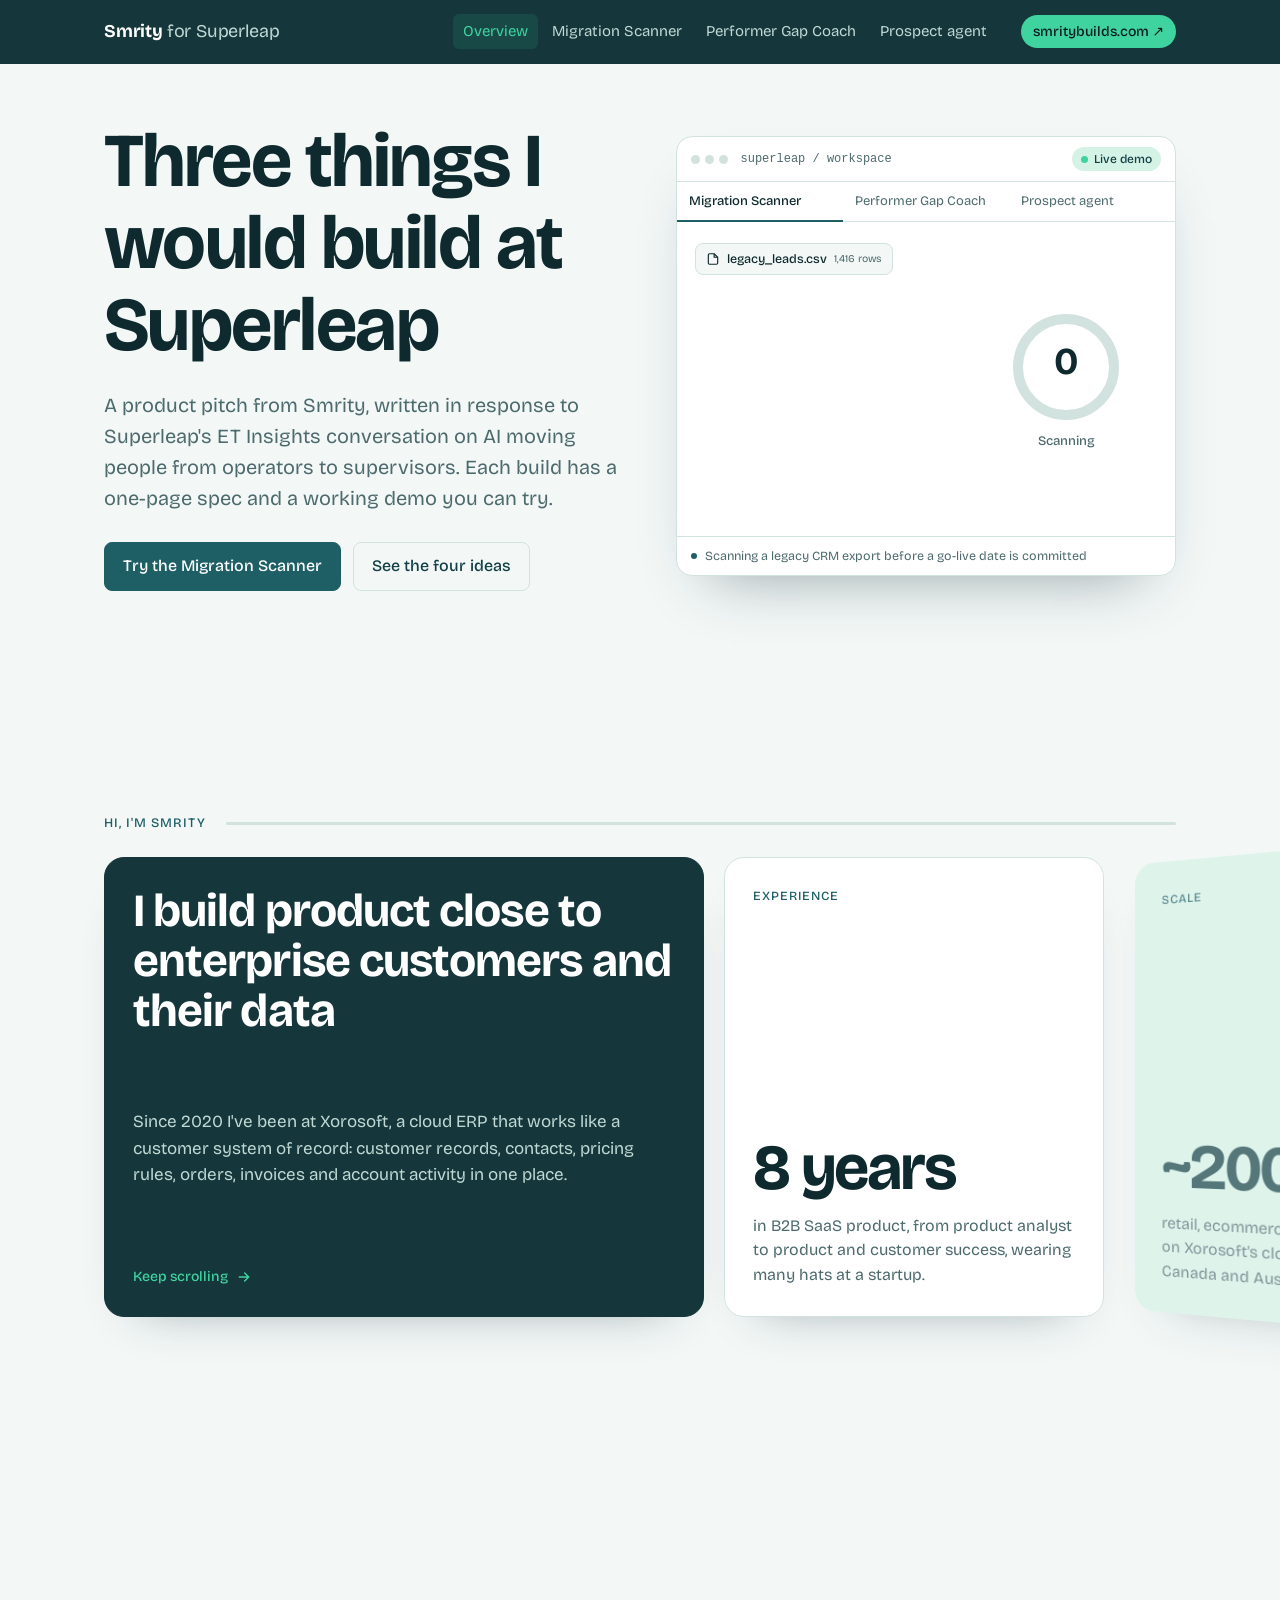
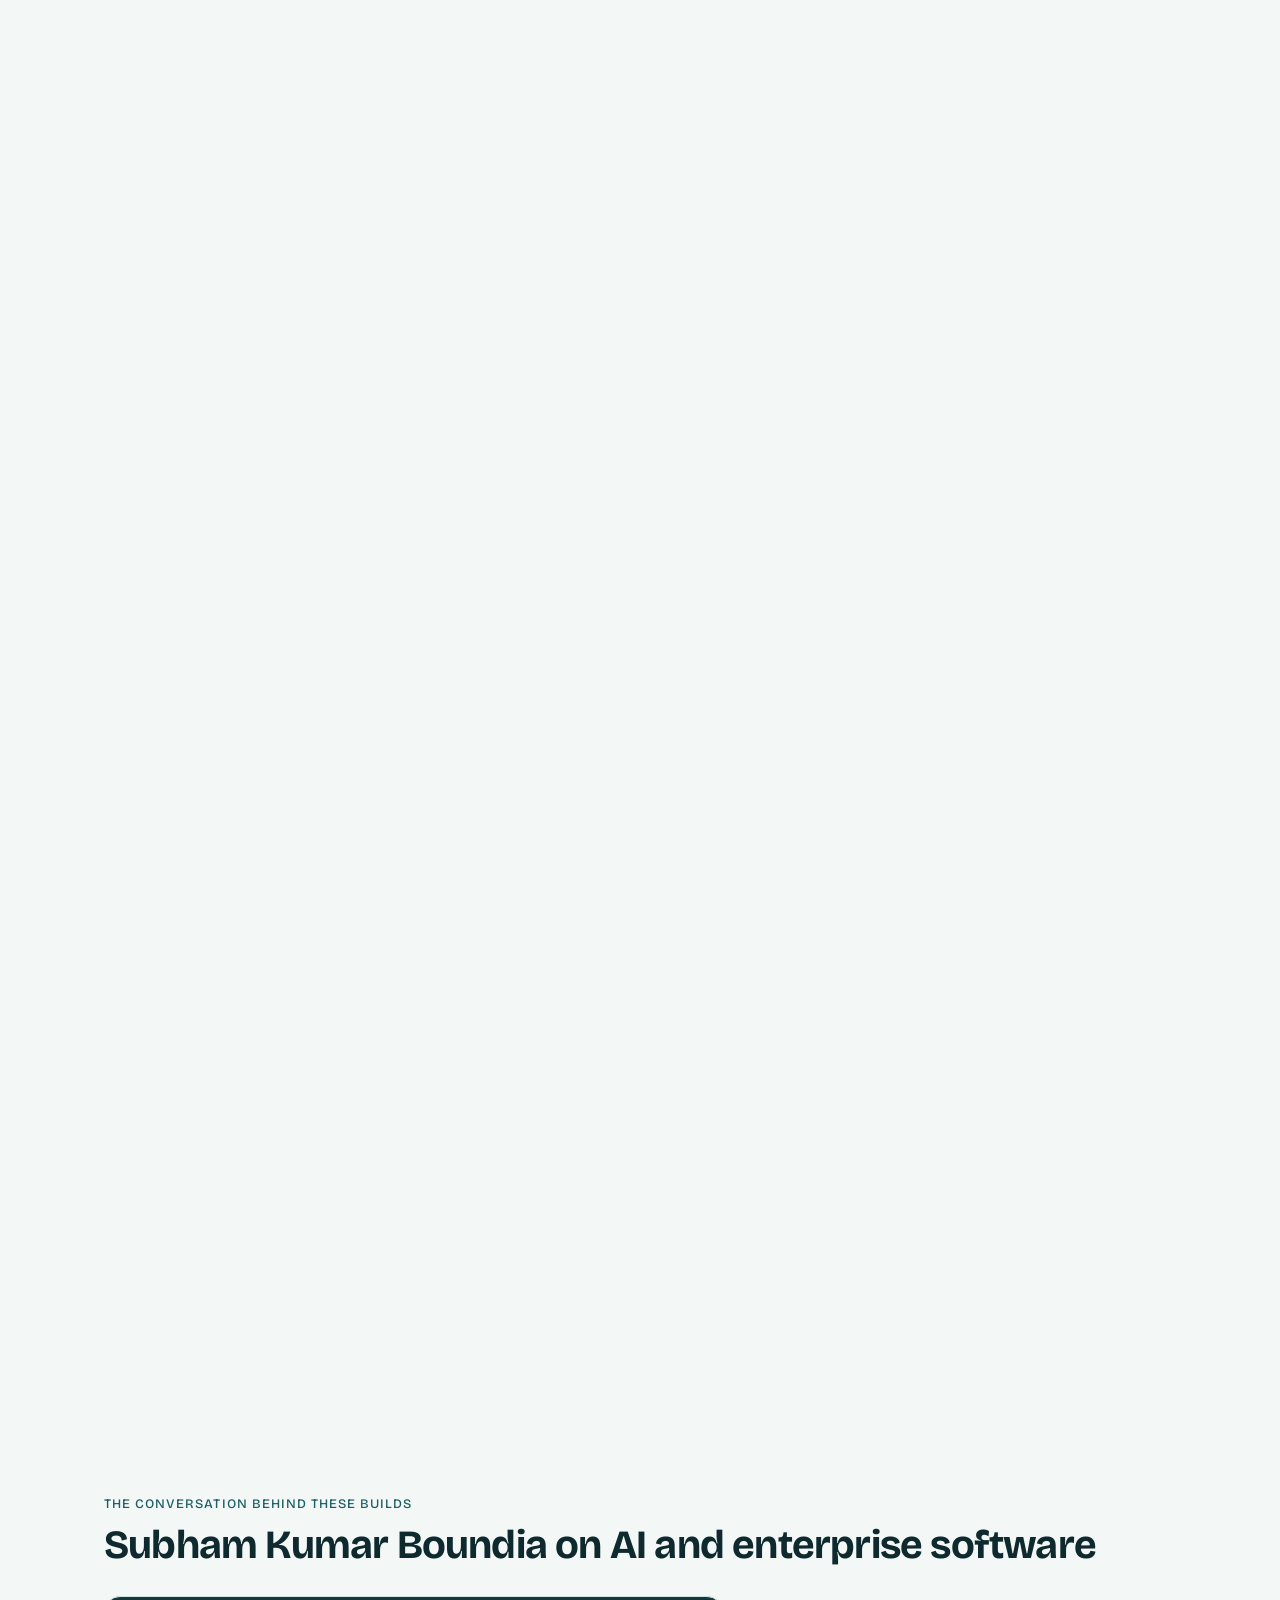
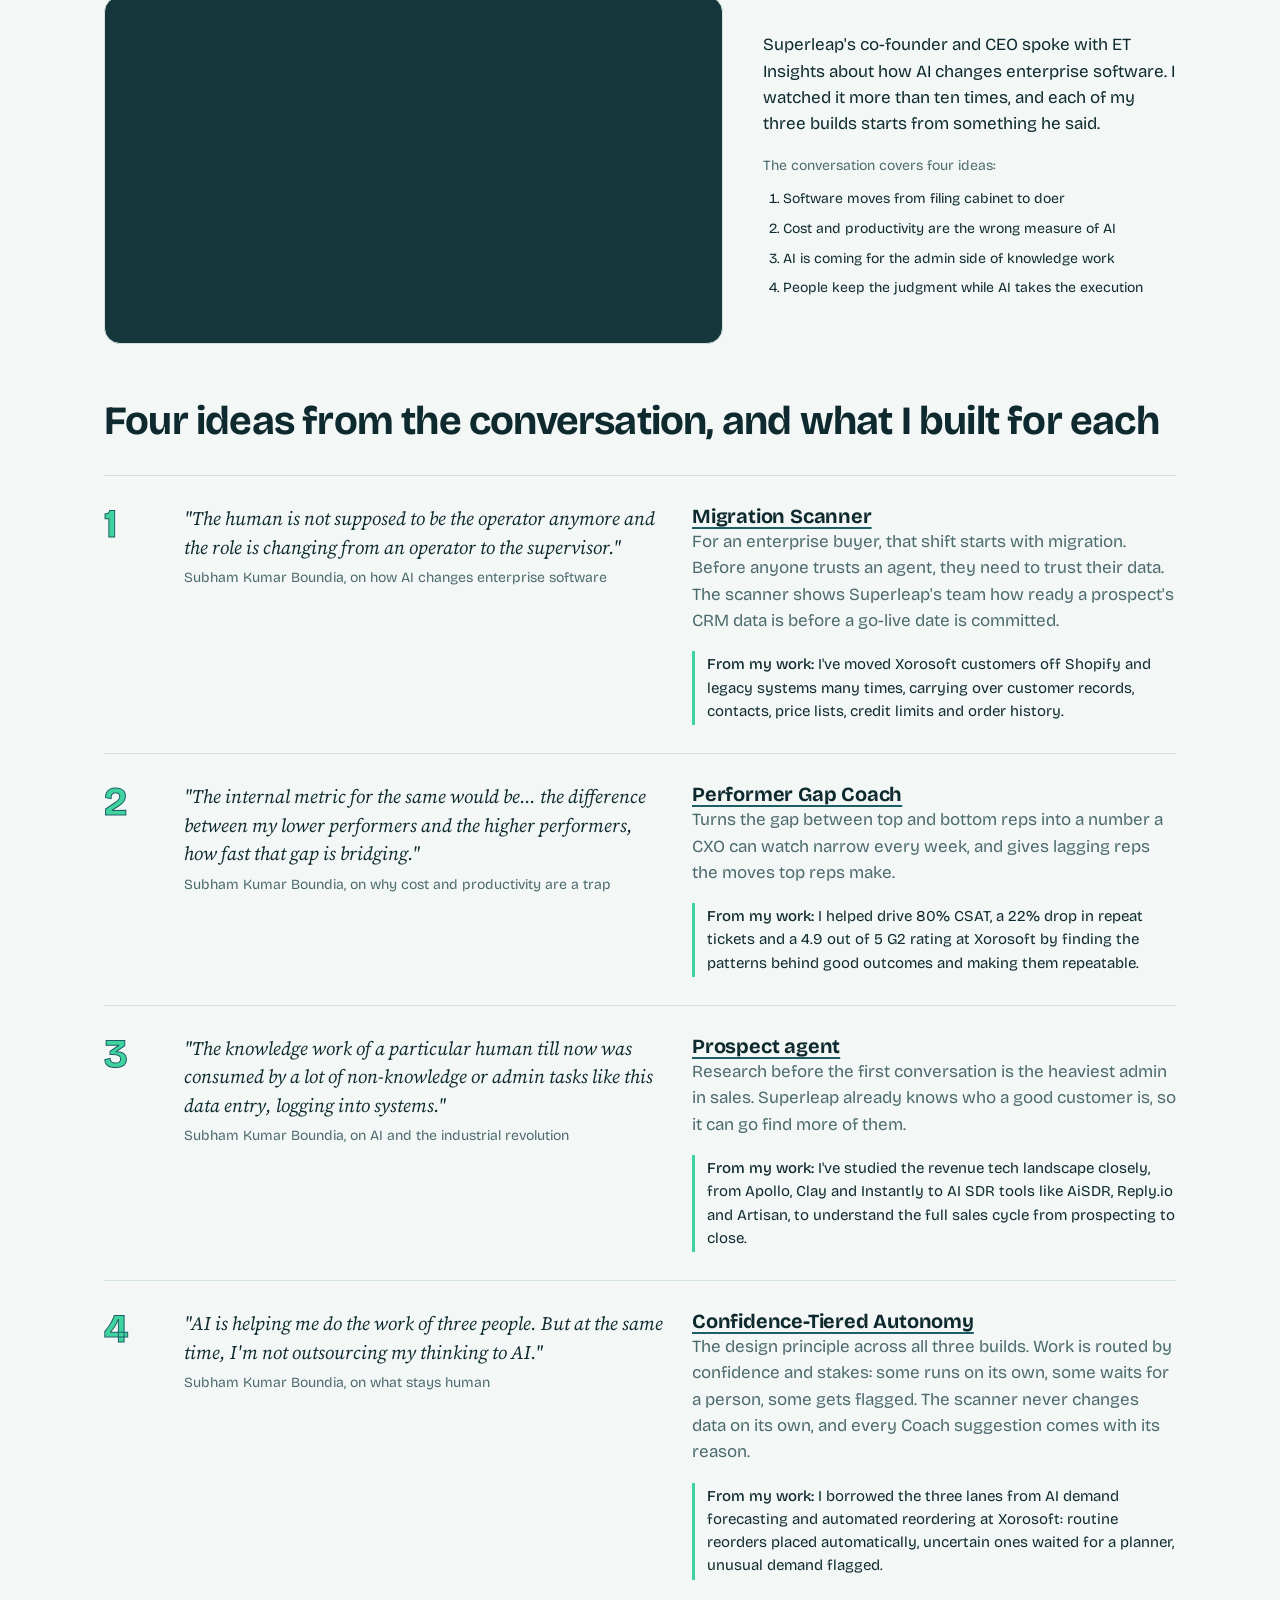
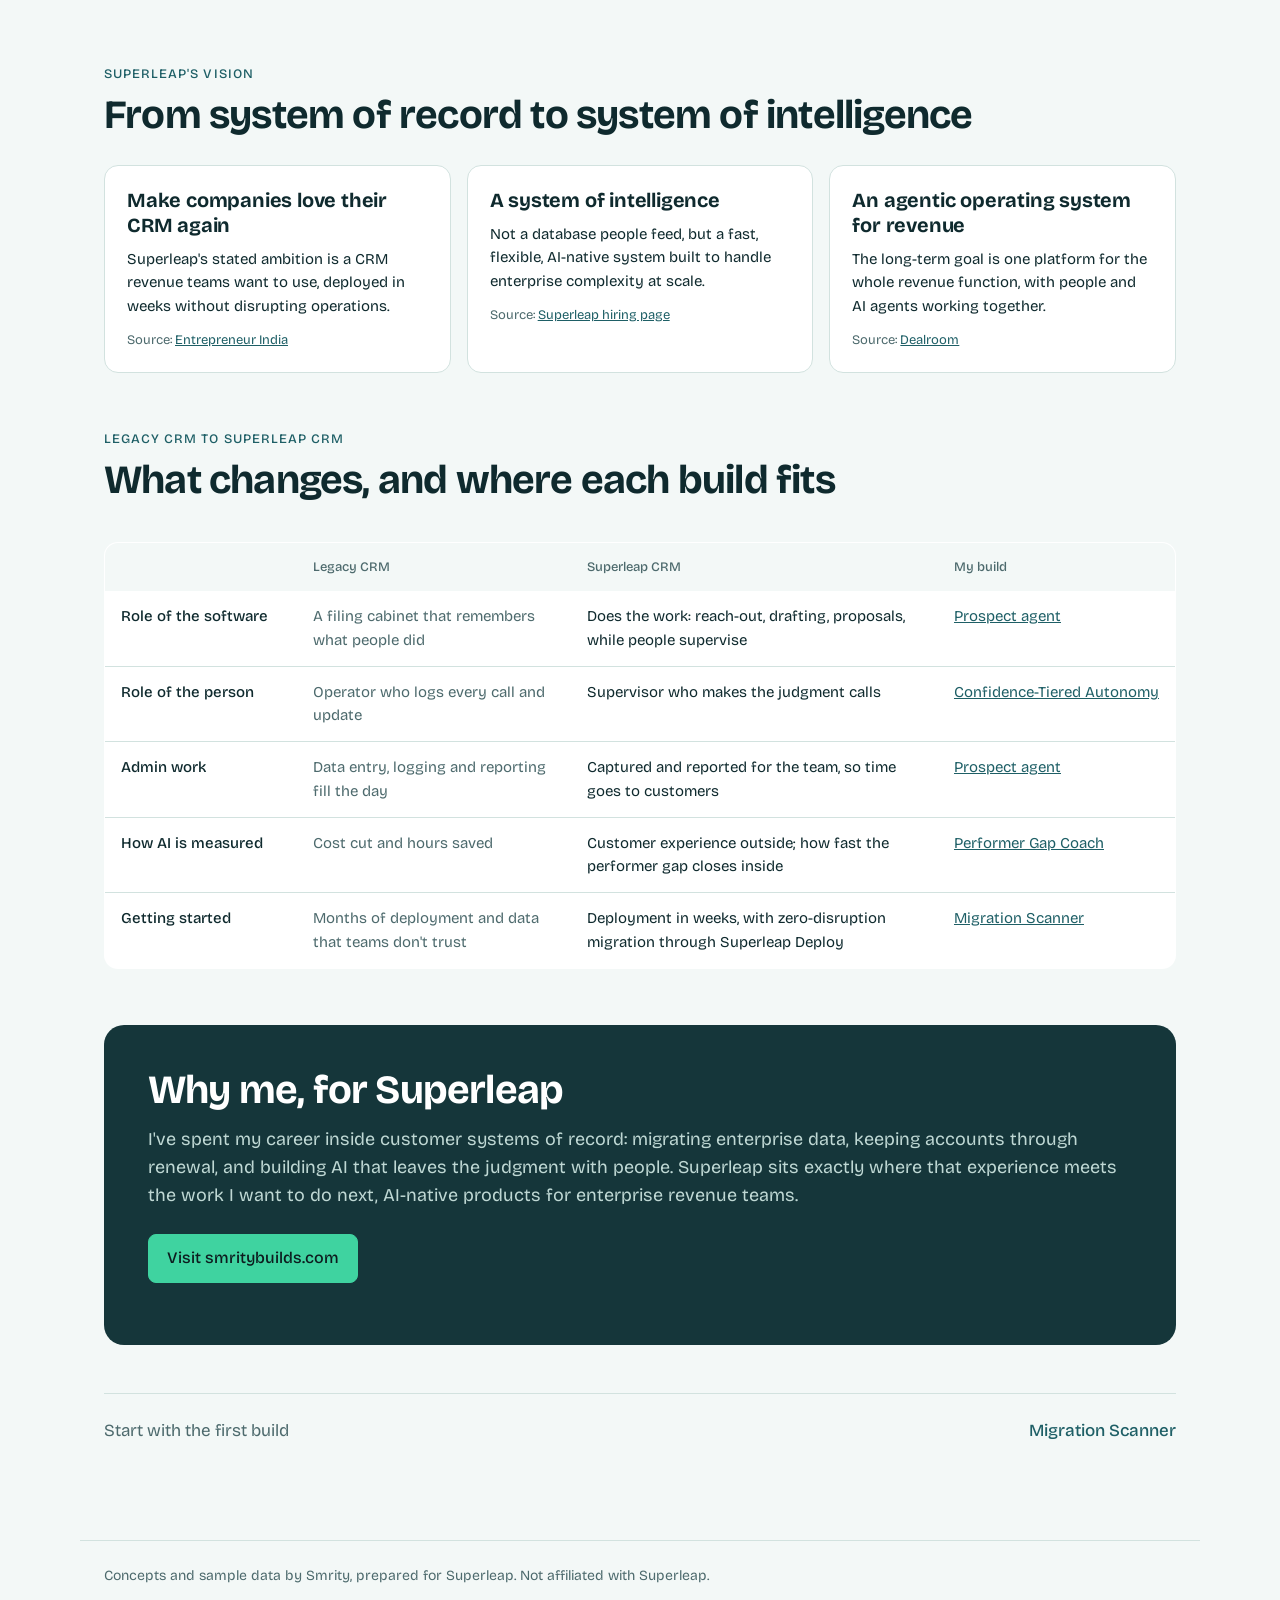
<file: index.html>
<!DOCTYPE html>
<html lang="en">
<head>
<meta charset="utf-8">
<meta name="viewport" content="width=device-width, initial-scale=1, viewport-fit=cover">
<title>Three builds for Superleap, by Smrity</title>
<meta name="description" content="Three product concepts for Superleap, each with a working demo, built around Superleap's ET Insights conversation on AI moving people from operators to supervisors.">
<link rel="icon" href="data:image/svg+xml,<svg xmlns='http://www.w3.org/2000/svg' viewBox='0 0 32 32'><clipPath id='r'><rect width='32' height='32' rx='7'/></clipPath><g clip-path='url(%23r)'><rect width='32' height='32' fill='%23111111'/><path d='M0 32 A32 32 0 0 1 32 0 L32 32Z' fill='%2319C584'/><circle cx='22' cy='21.5' r='5.7' fill='%23ffffff'/></g></svg>">
<link rel="preconnect" href="https://fonts.googleapis.com">
<link rel="preconnect" href="https://fonts.gstatic.com" crossorigin>
<link href="https://fonts.googleapis.com/css2?family=Bricolage+Grotesque:opsz,wght@12..96,400;12..96,500;12..96,700&family=Source+Serif+4:ital,opsz,wght@0,8..60,400;0,8..60,600;1,8..60,400&display=swap" rel="stylesheet">
<link rel="stylesheet" href="/styles.css">
<script>document.documentElement.classList.add("js")</script>
</head>
<body>
<header class="top">
  <div class="top-inner">
    <a class="brand" href="/">Smrity <span>for Superleap</span></a>
    <nav class="nav" aria-label="Pages">
      <a href="/" aria-current="page">Overview</a>
      <a href="/scanner/">Migration Scanner</a>
      <a href="/coach/">Performer Gap Coach</a>
      <a href="/prospect/">Prospect agent</a>
    </nav>
    <a class="port-link" href="https://smritybuilds.com" target="_blank" rel="noopener">smritybuilds.com <span aria-hidden="true">&#8599;</span></a>
  </div>
</header>

<main>
<section class="page">

  <!-- 1. Three things I would build -->
  <div class="hero">
    <div>
      <h1>Three things I would build at Superleap</h1>
      <p class="lede">A product pitch from Smrity, written in response to Superleap's ET Insights conversation on AI moving people from operators to supervisors. Each build has a one-page spec and a working demo you can try.</p>
      <div class="hero-actions">
        <a class="btn" href="/scanner/">Try the Migration Scanner</a>
        <a class="btn ghost" href="#ideas">See the four ideas</a>
      </div>
    </div>
    <div class="app" id="app" role="region" aria-label="Animated demo of the three builds inside a CRM workspace">
      <div class="app-bar">
        <span class="app-dots" aria-hidden="true"><i></i><i></i><i></i></span>
        <span class="app-title">superleap / workspace</span>
        <span class="app-live"><i aria-hidden="true"></i>Live demo</span>
      </div>
      <div class="app-tabs" role="tablist" aria-label="Builds">
        <button class="app-tab" role="tab" data-scene="0"><span>Migration Scanner</span><i class="tab-prog" aria-hidden="true"></i></button>
        <button class="app-tab" role="tab" data-scene="1"><span>Performer Gap Coach</span><i class="tab-prog" aria-hidden="true"></i></button>
        <button class="app-tab" role="tab" data-scene="2"><span>Prospect agent</span><i class="tab-prog" aria-hidden="true"></i></button>
      </div>
      <div class="app-stage">

        <!-- scene 1: migration -->
        <div class="scene" data-scene="0">
          <div class="mig">
            <div>
              <div class="mig-file" data-step><svg width="14" height="14" viewBox="0 0 24 24" fill="none" stroke="currentColor" stroke-width="2" aria-hidden="true"><path d="M14 3H6a2 2 0 0 0-2 2v14a2 2 0 0 0 2 2h12a2 2 0 0 0 2-2V9z"/><path d="M14 3v6h6"/></svg>legacy_leads.csv <small>1,416 rows</small></div>
              <ul class="mig-rows">
                <li class="mig-row" data-step><span>Aarav Sharma<small>aarav@nimbus.in</small></span><em class="tag"></em></li>
                <li class="mig-row" data-step><span>Aarav Sharma<small>AARAV@NIMBUS.IN</small></span><em class="tag" data-bad="Duplicate"></em></li>
                <li class="mig-row" data-step><span>Neha Gupta<small>owner: blank</small></span><em class="tag" data-bad="No owner"></em></li>
                <li class="mig-row" data-step><span>Rohan Iyer<small>created 31/02/2025</small></span><em class="tag" data-bad="Bad date"></em></li>
                <li class="mig-row" data-step><span>Kavya Nair<small>kavya@lotus.in</small></span><em class="tag"></em></li>
              </ul>
            </div>
            <div class="mig-score">
              <svg viewBox="0 0 120 120" width="120" height="120" aria-hidden="true">
                <circle cx="60" cy="60" r="48" fill="none" stroke="var(--line)" stroke-width="10"/>
                <circle class="mig-arc" cx="60" cy="60" r="48" fill="none" stroke="var(--red)" stroke-width="10" stroke-linecap="round" stroke-dasharray="301.6" stroke-dashoffset="301.6" transform="rotate(-90 60 60)"/>
              </svg>
              <b class="mig-num">0</b>
              <span class="mig-band">Scanning</span>
            </div>
          </div>
        </div>

        <!-- scene 2: coach -->
        <div class="scene" data-scene="1">
          <div class="coachv">
            <div class="coachv-head"><span>Conversion rate, top vs bottom reps</span><span class="coachv-gap"><b class="gap-num">20</b> pts gap</span></div>
            <svg class="coachv-chart" viewBox="0 0 300 150" preserveAspectRatio="none" aria-hidden="true">
              <line x1="0" y1="140" x2="300" y2="140" stroke="var(--line)"/>
              <line x1="0" y1="90" x2="300" y2="90" stroke="var(--line)" stroke-dasharray="3 4"/>
              <line x1="0" y1="40" x2="300" y2="40" stroke="var(--line)" stroke-dasharray="3 4"/>
              <path class="cv-area" d="M0 28 L60 27 L120 26 L180 25 L240 24 L300 22 L300 70 L240 78 L180 88 L120 100 L60 108 L0 112 Z" fill="var(--amber-bg)"/>
              <path class="cv-top" d="M0 28 L60 27 L120 26 L180 25 L240 24 L300 22" fill="none" stroke="var(--teal)" stroke-width="3" stroke-linecap="round" pathLength="1"/>
              <path class="cv-bot" d="M0 112 L60 108 L120 100 L180 88 L240 78 L300 70" fill="none" stroke="var(--amber)" stroke-width="3" stroke-linecap="round" pathLength="1"/>
            </svg>
            <div class="coachv-legend"><span><i style="background:var(--teal)"></i>Top quartile</span><span><i style="background:var(--amber)"></i>Bottom quartile</span><span class="muted">Week 1 to 12</span></div>
            <div class="toast" data-step><span class="avatar">A</span><span><b>For Ankit, right now:</b> Riya opened the fee brochure twice. Top reps call within 15 minutes.</span></div>
          </div>
        </div>

        <!-- scene 3: prospect -->
        <div class="scene" data-scene="2">
          <div class="pro">
            <div class="draft" data-step>
              <div class="draft-to"><span class="spark" aria-hidden="true">&#10022;</span> Draft to <b>VP Sales, Kestrel Fintech</b></div>
              <p class="draft-body"><span class="typed"></span><i class="caret"></i></p>
            </div>
            <div class="plane-wrap">
              <div class="plane auto"><h5>Sends on its own</h5><div class="pchip" data-step>Follow-up: Neha opened pricing <span class="ok">Sent</span></div></div>
              <div class="plane review"><h5>Waits for the rep</h5><div class="pchip" data-step>First touch: VP Sales <button class="approve" tabindex="-1">Approve</button></div></div>
              <div class="plane anom"><h5>Flagged</h5><div class="pchip" data-step>Contact in Rohit's open deal</div></div>
            </div>
            <svg class="cursor" width="20" height="20" viewBox="0 0 24 24" aria-hidden="true"><path d="M4 2l16 9-7 2-3 7z" fill="var(--ink)" stroke="var(--surface)" stroke-width="1.5" stroke-linejoin="round"/></svg>
          </div>
        </div>

      </div>
      <div class="app-foot" aria-live="polite"><span class="foot-dot" aria-hidden="true"></span><span class="foot-text">Scanning a legacy CRM export before a go-live date is committed</span></div>
    </div>
  </div>

  <!-- 2. Intro: scrolls sideways -->
  <section class="hscroll" id="intro" aria-label="About Smrity">
    <div class="hs-sticky">
      <div class="hs-head">
        <p class="kicker">Hi, I'm Smrity</p>
        <div class="hs-bar" aria-hidden="true"><i></i></div>
      </div>
      <div class="hs-track">
        <article class="hs-card hs-lead">
          <h2>I build product close to enterprise customers and their data</h2>
          <p>Since 2020 I've been at Xorosoft, a cloud ERP that works like a customer system of record: customer records, contacts, pricing rules, orders, invoices and account activity in one place.</p>
          <span class="hs-hint" aria-hidden="true">Keep scrolling <svg width="16" height="16" viewBox="0 0 24 24" fill="none" stroke="currentColor" stroke-width="2.2" stroke-linecap="round"><path d="M5 12h14M13 6l6 6-6 6"/></svg></span>
        </article>
        <article class="hs-card hs-stat">
          <span class="hs-label">Experience</span>
          <b class="hs-num" data-to="8" data-suffix=" years">8 years</b>
          <p>in B2B SaaS product, from product analyst to product and customer success, wearing many hats at a startup.</p>
        </article>
        <article class="hs-card hs-stat">
          <span class="hs-label">Scale</span>
          <b class="hs-num" data-to="200" data-prefix="~">~200</b>
          <p>retail, ecommerce and wholesale clients on Xorosoft's cloud ERP across the US, Canada and Australia.</p>
        </article>
        <article class="hs-card hs-stat">
          <span class="hs-label">Ownership</span>
          <b class="hs-num" data-to="40" data-suffix=" accounts">40 accounts</b>
          <p>owned end to end, from onboarding and data migration through renewal and expansion, with 90%+ retention and 10 to 20% ARR growth.</p>
        </article>
        <article class="hs-card hs-stat">
          <span class="hs-label">Customer experience</span>
          <b class="hs-num" data-to="4.9" data-dec="1" data-suffix=" / 5">4.9 / 5</b>
          <p>G2 rating across 94 reviews, with 80% CSAT and 22% fewer repeat tickets.</p>
        </article>
        <article class="hs-card hs-end">
          <span class="hs-label">How I work</span>
          <p class="hs-big">I've built AI features that keep people in charge of the decisions that matter.</p>
          <p class="hs-loc"><svg width="14" height="14" viewBox="0 0 24 24" fill="none" stroke="currentColor" stroke-width="2.2" aria-hidden="true"><path d="M12 21s-7-6.2-7-11a7 7 0 0 1 14 0c0 4.8-7 11-7 11z"/><circle cx="12" cy="10" r="2.5"/></svg>Based in Mohali, open to relocating to Bengaluru</p>
        </article>
      </div>
    </div>
  </section>

  <!-- 3. Video -->
  <div class="block reveal" id="video">
    <p class="kicker">The conversation behind these builds</p>
    <h2>Subham Kumar Boundia on AI and enterprise software</h2>
    <div class="video">
      <div class="video-frame">
        <iframe src="https://www.youtube.com/embed/F1vP_wg5mN4?si=ybuADG1sv-vJgSCa" title="ET Insights conversation with Subham Kumar Boundia, co-founder and CEO of Superleap" loading="lazy" allow="accelerometer; autoplay; clipboard-write; encrypted-media; gyroscope; picture-in-picture; web-share" referrerpolicy="strict-origin-when-cross-origin" allowfullscreen></iframe>
      </div>
      <div class="video-notes">
        <p>Superleap's co-founder and CEO spoke with ET Insights about how AI changes enterprise software. I watched it more than ten times, and each of my three builds starts from something he said.</p>
        <p class="muted small" style="margin-bottom:4px">The conversation covers four ideas:</p>
        <ol class="small">
          <li>Software moves from filing cabinet to doer</li>
          <li>Cost and productivity are the wrong measure of AI</li>
          <li>AI is coming for the admin side of knowledge work</li>
          <li>People keep the judgment while AI takes the execution</li>
        </ol>
      </div>
    </div>
  </div>

  <!-- 4. Four ideas -->
  <div class="block" id="ideas">
    <h2 class="reveal">Four ideas from the conversation, and what I built for each</h2>
    <ol class="journey-list">
      <li class="reveal">
        <div class="quote">"The human is not supposed to be the operator anymore and the role is changing from an operator to the supervisor."<small>Subham Kumar Boundia, on how AI changes enterprise software</small></div>
        <div>
          <h3><a href="/scanner/">Migration Scanner</a></h3>
          <p class="muted">For an enterprise buyer, that shift starts with migration. Before anyone trusts an agent, they need to trust their data. The scanner shows Superleap's team how ready a prospect's CRM data is before a go-live date is committed.</p>
          <p class="mywork"><b>From my work:</b> I've moved Xorosoft customers off Shopify and legacy systems many times, carrying over customer records, contacts, price lists, credit limits and order history.</p>
        </div>
      </li>
      <li class="reveal">
        <div class="quote">"The internal metric for the same would be... the difference between my lower performers and the higher performers, how fast that gap is bridging."<small>Subham Kumar Boundia, on why cost and productivity are a trap</small></div>
        <div>
          <h3><a href="/coach/">Performer Gap Coach</a></h3>
          <p class="muted">Turns the gap between top and bottom reps into a number a CXO can watch narrow every week, and gives lagging reps the moves top reps make.</p>
          <p class="mywork"><b>From my work:</b> I helped drive 80% CSAT, a 22% drop in repeat tickets and a 4.9 out of 5 G2 rating at Xorosoft by finding the patterns behind good outcomes and making them repeatable.</p>
        </div>
      </li>
      <li class="reveal">
        <div class="quote">"The knowledge work of a particular human till now was consumed by a lot of non-knowledge or admin tasks like this data entry, logging into systems."<small>Subham Kumar Boundia, on AI and the industrial revolution</small></div>
        <div>
          <h3><a href="/prospect/">Prospect agent</a></h3>
          <p class="muted">Research before the first conversation is the heaviest admin in sales. Superleap already knows who a good customer is, so it can go find more of them.</p>
          <p class="mywork"><b>From my work:</b> I've studied the revenue tech landscape closely, from Apollo, Clay and Instantly to AI SDR tools like AiSDR, Reply.io and Artisan, to understand the full sales cycle from prospecting to close.</p>
        </div>
      </li>
      <li class="reveal">
        <div class="quote">"AI is helping me do the work of three people. But at the same time, I'm not outsourcing my thinking to AI."<small>Subham Kumar Boundia, on what stays human</small></div>
        <div>
          <h3><a href="/prospect/">Confidence-Tiered Autonomy</a></h3>
          <p class="muted">The design principle across all three builds. Work is routed by confidence and stakes: some runs on its own, some waits for a person, some gets flagged. The scanner never changes data on its own, and every Coach suggestion comes with its reason.</p>
          <p class="mywork"><b>From my work:</b> I borrowed the three lanes from AI demand forecasting and automated reordering at Xorosoft: routine reorders placed automatically, uncertain ones waited for a planner, unusual demand flagged.</p>
        </div>
      </li>
    </ol>
  </div>

  <!-- 5. Superleap vision -->
  <div class="block" id="vision">
    <p class="kicker">Superleap's vision</p>
    <h2>From system of record to system of intelligence</h2>
    <div class="vision">
      <div class="vcard reveal">
        <h3>Make companies love their CRM again</h3>
        <p>Superleap's stated ambition is a CRM revenue teams want to use, deployed in weeks without disrupting operations.</p>
        <span class="src">Source: <a href="https://india.entrepreneur.com/?p=98373" target="_blank" rel="noopener">Entrepreneur India</a></span>
      </div>
      <div class="vcard reveal">
        <h3>A system of intelligence</h3>
        <p>Not a database people feed, but a fast, flexible, AI-native system built to handle enterprise complexity at scale.</p>
        <span class="src">Source: <a href="https://jobs.weekday.works/wkdyc8b9sc" target="_blank" rel="noopener">Superleap hiring page</a></span>
      </div>
      <div class="vcard reveal">
        <h3>An agentic operating system for revenue</h3>
        <p>The long-term goal is one platform for the whole revenue function, with people and AI agents working together.</p>
        <span class="src">Source: <a href="https://dealroom.co/news/142843-superleap-raises-rs-36-crore-seed-to-take-on-legacy-crm-giants/" target="_blank" rel="noopener">Dealroom</a></span>
      </div>
    </div>
  </div>

  <!-- 6. Legacy CRM to Superleap CRM -->
  <div class="block" id="shift">
    <p class="kicker">Legacy CRM to Superleap CRM</p>
    <h2>What changes, and where each build fits</h2>
    <div class="tablebox reveal">
      <table class="compare">
        <thead><tr><th scope="col">&nbsp;</th><th scope="col">Legacy CRM</th><th scope="col">Superleap CRM</th><th scope="col">My build</th></tr></thead>
        <tbody>
          <tr><th scope="row">Role of the software</th><td class="old">A filing cabinet that remembers what people did</td><td class="new">Does the work: reach-out, drafting, proposals, while people supervise</td><td><a href="/prospect/">Prospect agent</a></td></tr>
          <tr><th scope="row">Role of the person</th><td class="old">Operator who logs every call and update</td><td class="new">Supervisor who makes the judgment calls</td><td><a href="/prospect/">Confidence-Tiered Autonomy</a></td></tr>
          <tr><th scope="row">Admin work</th><td class="old">Data entry, logging and reporting fill the day</td><td class="new">Captured and reported for the team, so time goes to customers</td><td><a href="/prospect/">Prospect agent</a></td></tr>
          <tr><th scope="row">How AI is measured</th><td class="old">Cost cut and hours saved</td><td class="new">Customer experience outside; how fast the performer gap closes inside</td><td><a href="/coach/">Performer Gap Coach</a></td></tr>
          <tr><th scope="row">Getting started</th><td class="old">Months of deployment and data that teams don't trust</td><td class="new">Deployment in weeks, with zero-disruption migration through Superleap Deploy</td><td><a href="/scanner/">Migration Scanner</a></td></tr>
        </tbody>
      </table>
    </div>
  </div>

  <!-- 7. Why me -->
  <div class="whyme reveal" id="why">
    <h2>Why me, for Superleap</h2>
    <p>I've spent my career inside customer systems of record: migrating enterprise data, keeping accounts through renewal, and building AI that leaves the judgment with people. Superleap sits exactly where that experience meets the work I want to do next, AI-native products for enterprise revenue teams.</p>
    <p style="margin-top:24px"><a class="btn" href="https://smritybuilds.com" target="_blank" rel="noopener">Visit smritybuilds.com</a></p>
  </div>

  <div class="next"><span class="muted">Start with the first build</span><a href="/scanner/">Migration Scanner</a></div>
</section>
</main>
<footer>Concepts and sample data by Smrity, prepared for Superleap. Not affiliated with Superleap.</footer>

<script>
(function(){
  "use strict";
  var reduce = window.matchMedia && window.matchMedia('(prefers-reduced-motion: reduce)').matches;
  var $ = function(s, r){ return (r || document).querySelector(s); };
  var $$ = function(s, r){ return Array.prototype.slice.call((r || document).querySelectorAll(s)); };

  function countTo(el, to, ms, opts){
    opts = opts || {};
    var dec = opts.dec || 0, pre = opts.prefix || '', suf = opts.suffix || '';
    var from = opts.from || 0;
    if(reduce || ms <= 0){ el.textContent = pre + to.toFixed(dec) + suf; return; }
    var t0 = performance.now();
    function step(t){
      var k = Math.min(1, (t - t0) / ms), e = 1 - Math.pow(1 - k, 3);
      el.textContent = pre + (from + (to - from) * e).toFixed(dec) + suf;
      if(k < 1) requestAnimationFrame(step);
    }
    requestAnimationFrame(step);
  }

  /* ================= HERO: product window with three scenes ================= */
  var app = $('#app');
  var tabs = $$('.app-tab', app), scenes = $$('.scene', app);
  var footText = $('.foot-text', app);
  var DUR = 7000, cur = 0, timers = [], visible = true, started = false;
  var CAPTIONS = [
    'Scanning a legacy CRM export before a go-live date is committed',
    'Watching the gap between top and bottom reps close, week by week',
    'Drafting outreach and routing it by confidence and stakes'
  ];
  function at(ms, fn){ timers.push(setTimeout(fn, ms)); }
  function clearTimers(){ timers.forEach(clearTimeout); timers = []; }

  /* scene 1: migration */
  var mig = scenes[0];
  var arc = $('.mig-arc', mig), num = $('.mig-num', mig), band = $('.mig-band', mig);
  function setRing(score, color, label){
    arc.style.stroke = color;
    arc.style.strokeDashoffset = String(301.6 * (1 - score / 100));
    countTo(num, score, 900, { from: +num.textContent || 0 });
    band.textContent = label; band.style.color = color;
  }
  function migReset(){
    $$('[data-step]', mig).forEach(function(e){ e.classList.remove('show'); });
    $$('.tag', mig).forEach(function(tg){ tg.className = 'tag'; tg.textContent = ''; });
    arc.style.transition = 'none'; arc.style.strokeDashoffset = '301.6'; arc.getBoundingClientRect(); arc.style.transition = '';
    num.textContent = '0'; band.textContent = 'Scanning'; band.style.color = '';
  }
  function migFinal(){
    $$('[data-step]', mig).forEach(function(e){ e.classList.add('show'); });
    $$('.tag', mig).forEach(function(tg){ tg.className = 'tag show good'; tg.textContent = tg.dataset.bad ? 'Fixed' : 'Clean'; });
    arc.style.stroke = 'var(--teal)'; arc.style.strokeDashoffset = String(301.6 * 0.08); num.textContent = '92'; band.textContent = 'Ready'; band.style.color = 'var(--teal)';
  }
  function migPlay(){
    migReset();
    var file = $('.mig-file', mig), rows = $$('.mig-row', mig), tags = $$('.tag', mig);
    at(150, function(){ file.classList.add('show'); });
    rows.forEach(function(r, i){ at(550 + i * 230, function(){ r.classList.add('show'); }); });
    tags.forEach(function(tg, i){ at(1900 + i * 140, function(){
      tg.classList.add('show');
      if(tg.dataset.bad){ tg.classList.add(tg.dataset.bad === 'Duplicate' ? 'bad' : 'warn'); tg.textContent = tg.dataset.bad; }
      else { tg.classList.add('good'); tg.textContent = 'Clean'; }
    }); });
    at(2300, function(){ setRing(64, 'var(--red)', 'Not ready'); });
    var bad = tags.filter(function(tg){ return tg.dataset.bad; });
    bad.forEach(function(tg, i){ at(3700 + i * 320, function(){ tg.className = 'tag show good flip'; tg.textContent = 'Fixed'; }); });
    at(4500, function(){ setRing(92, 'var(--teal)', 'Ready'); });
  }

  /* scene 2: coach */
  var coach = scenes[1];
  var cvTop = $('.cv-top', coach), cvBot = $('.cv-bot', coach), cvArea = $('.cv-area', coach), gapNum = $('.gap-num', coach), toast = $('.toast', coach);
  function coachReset(){
    [cvTop, cvBot].forEach(function(p){ p.style.transition = 'none'; p.style.strokeDasharray = '1'; p.style.strokeDashoffset = '1'; p.getBoundingClientRect(); p.style.transition = ''; });
    cvArea.style.opacity = '0'; gapNum.textContent = '20'; toast.classList.remove('show');
  }
  function coachFinal(){ cvTop.style.strokeDashoffset = '0'; cvBot.style.strokeDashoffset = '0'; cvArea.style.opacity = '.75'; gapNum.textContent = '9'; toast.classList.add('show'); }
  function coachPlay(){
    coachReset();
    at(150, function(){ cvTop.style.strokeDashoffset = '0'; });
    at(700, function(){ cvBot.style.strokeDashoffset = '0'; cvArea.style.opacity = '.75'; countTo(gapNum, 9, 2200, { from: 20 }); });
    at(3300, function(){ toast.classList.add('show'); });
  }

  /* scene 3: prospect */
  var pro = scenes[2];
  var draft = $('.draft', pro), typed = $('.typed', pro), chips = $$('.pchip', pro), cursor = $('.cursor', pro), approve = $('.approve', pro);
  var MSG = 'Saw Kestrel is hiring 40 sales reps in Pune. Teams scaling that fast usually outgrow their CRM first. Worth a 15 minute look?';
  function proReset(){
    draft.classList.remove('show'); typed.textContent = ''; chips.forEach(function(c){ c.classList.remove('show'); });
    approve.textContent = 'Approve'; approve.classList.remove('done'); cursor.classList.remove('show', 'click'); cursor.style.transform = '';
  }
  function proFinal(){ draft.classList.add('show'); typed.textContent = MSG; chips.forEach(function(c){ c.classList.add('show'); }); approve.textContent = 'Approved'; approve.classList.add('done'); }
  function proPlay(){
    proReset();
    at(150, function(){ draft.classList.add('show'); });
    var i = 0;
    at(500, function type(){ if(i <= MSG.length){ typed.textContent = MSG.slice(0, i); i += 2; at(28, type); } });
    chips.forEach(function(c, k){ at(3000 + k * 320, function(){ c.classList.add('show'); }); });
    at(4300, function(){
      var stage = pro.getBoundingClientRect(), b = approve.getBoundingClientRect();
      cursor.classList.add('show');
      cursor.style.transform = 'translate(' + (b.left - stage.left + b.width / 2) + 'px,' + (b.top - stage.top + b.height / 2) + 'px)';
    });
    at(5300, function(){ cursor.classList.add('click'); approve.textContent = 'Approved'; approve.classList.add('done'); });
    at(5600, function(){ cursor.classList.remove('click'); });
  }

  var PLAY = [migPlay, coachPlay, proPlay], FINAL = [migFinal, coachFinal, proFinal];

  function show(i, autoplay){
    clearTimers(); cur = i;
    tabs.forEach(function(t, k){
      t.classList.toggle('is-on', k === i); t.setAttribute('aria-selected', k === i ? 'true' : 'false');
      var bar = $('.tab-prog', t); bar.style.transition = 'none'; bar.style.width = k < i && autoplay ? '100%' : '0';
    });
    scenes.forEach(function(s, k){ s.classList.toggle('is-on', k === i); s.setAttribute('aria-hidden', k === i ? 'false' : 'true'); });
    footText.textContent = CAPTIONS[i];
    if(!autoplay){ FINAL[i](); $('.tab-prog', tabs[i]).style.width = '100%'; return; }
    var bar = $('.tab-prog', tabs[i]); bar.getBoundingClientRect();
    bar.style.transition = 'width ' + DUR + 'ms linear'; bar.style.width = '100%';
    PLAY[i]();
    at(DUR, function(){ show((i + 1) % 3, true); });
  }
  tabs.forEach(function(t, k){ t.addEventListener('click', function(){ show(k, !reduce); }); });
  show(0, false);
  if(reduce){ /* static scenes, tabs still switch */ }
  else if('IntersectionObserver' in window){
    new IntersectionObserver(function(e){
      visible = e[0].isIntersecting;
      if(visible && !started){ started = true; show(cur, true); }
      else if(!visible && started){ clearTimers(); started = false; }
    }, { threshold: 0.25 }).observe(app);
    document.addEventListener('visibilitychange', function(){ if(document.hidden){ clearTimers(); started = false; } else if(visible){ started = true; show(cur, true); } });
  } else { show(0, true); }

  /* ================= INTRO: vertical scroll drives horizontal movement ================= */
  var hs = $('.hscroll'), sticky = $('.hs-sticky', hs), track = $('.hs-track', hs), hbar = $('.hs-bar i', hs);
  var cards = $$('.hs-card', hs);
  var counted = new WeakSet();
  var desktop = window.matchMedia('(min-width: 861px)');
  var shift = 0, ticking = false;
  function runCount(card){
    var n = $('.hs-num', card); if(!n || counted.has(n)) return; counted.add(n);
    countTo(n, parseFloat(n.dataset.to), 1100, { dec: +(n.dataset.dec || 0), prefix: n.dataset.prefix || '', suffix: n.dataset.suffix || '' });
  }
  function layout(){
    if(reduce || !desktop.matches){
      hs.style.height = ''; track.style.transform = ''; cards.forEach(function(c){ c.style.transform = ''; c.style.opacity = ''; });
      return;
    }
    var hdr = document.querySelector('.top').offsetHeight;
    sticky.style.top = hdr + 'px'; sticky.style.height = 'calc(100vh - ' + hdr + 'px)';
    shift = Math.max(0, track.scrollWidth - sticky.clientWidth);
    hs.style.height = (sticky.offsetHeight + shift) + 'px';
    update();
  }
  function update(){
    ticking = false;
    if(reduce || !desktop.matches) return;
    var hdr = parseFloat(sticky.style.top) || 0;
    var r = hs.getBoundingClientRect(), total = hs.offsetHeight - sticky.offsetHeight;
    var p = total > 0 ? Math.min(1, Math.max(0, (hdr - r.top) / total)) : 0;
    track.style.transform = 'translate3d(' + (-p * shift) + 'px,0,0)';
    hbar.style.width = (p * 100) + '%';
    var sr = sticky.getBoundingClientRect();
    cards.forEach(function(c){
      var cr = c.getBoundingClientRect();
      var enter = (cr.left - (sr.right - cr.width * 0.9)) / (cr.width);  // > 0 while still entering from the right
      var k = Math.min(1, Math.max(0, enter));
      c.style.transform = 'perspective(900px) rotateY(' + (-k * 38) + 'deg) translateZ(' + (-k * 60) + 'px)';
      c.style.opacity = String(1 - k * 0.55);
      if(k < 0.15) runCount(c);
    });
  }
  function onScroll(){ if(!ticking){ ticking = true; requestAnimationFrame(update); } }
  window.addEventListener('scroll', onScroll, { passive: true });
  window.addEventListener('resize', layout);
  if(desktop.addEventListener) desktop.addEventListener('change', layout);
  if(document.fonts && document.fonts.ready) document.fonts.ready.then(layout);
  layout();
  if(reduce || !desktop.matches){
    if('IntersectionObserver' in window){
      var io = new IntersectionObserver(function(es){ es.forEach(function(e){ if(e.isIntersecting) runCount(e.target); }); }, { threshold: 0.6 });
      cards.forEach(function(c){ io.observe(c); });
    }
  }

  /* ================= reveal on scroll ================= */
  var reveals = $$('.reveal');
  if(reduce || !('IntersectionObserver' in window)){ reveals.forEach(function(e){ e.classList.add('in'); }); }
  else {
    var rio = new IntersectionObserver(function(es){
      es.forEach(function(e){ if(e.isIntersecting){ e.target.classList.add('in'); rio.unobserve(e.target); } });
    }, { threshold: 0.15, rootMargin: '0px 0px -40px 0px' });
    reveals.forEach(function(e, i){ rio.observe(e); });
  }
})();
</script>
</body>
</html>
</file>
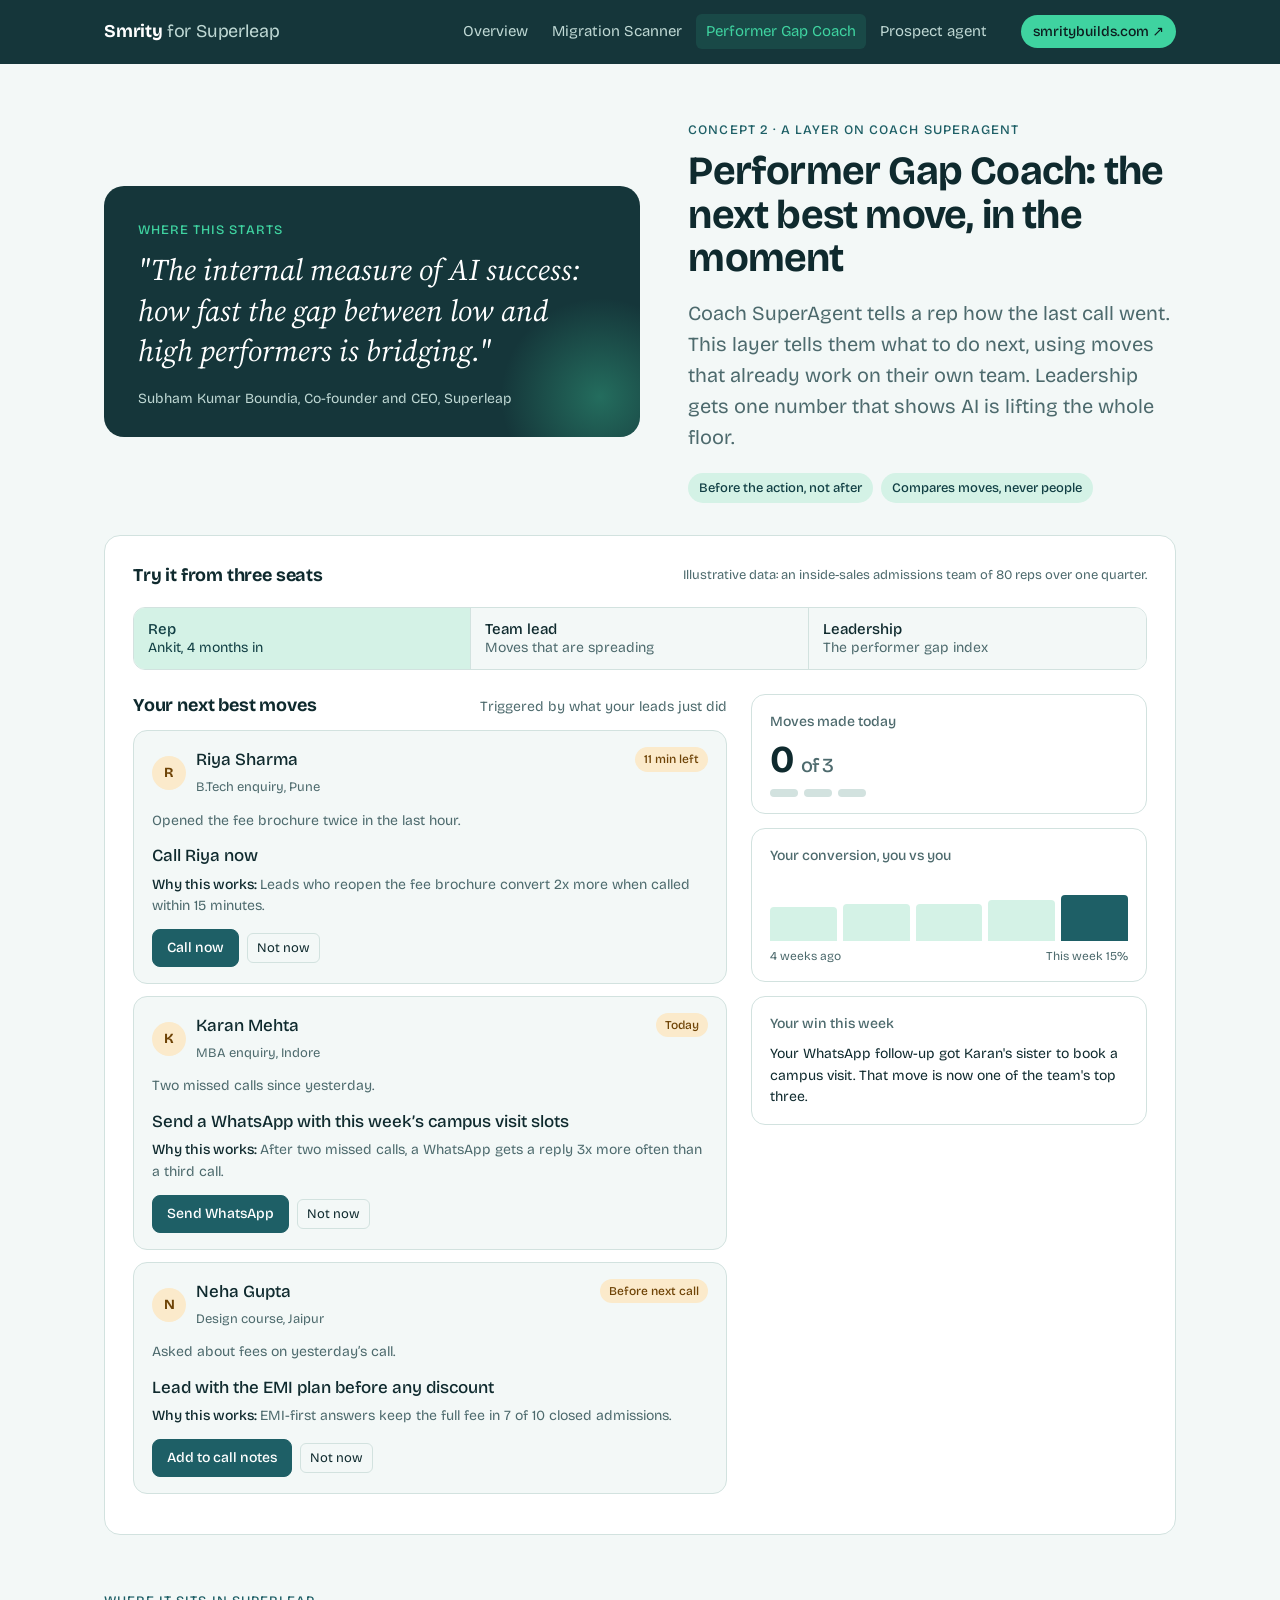
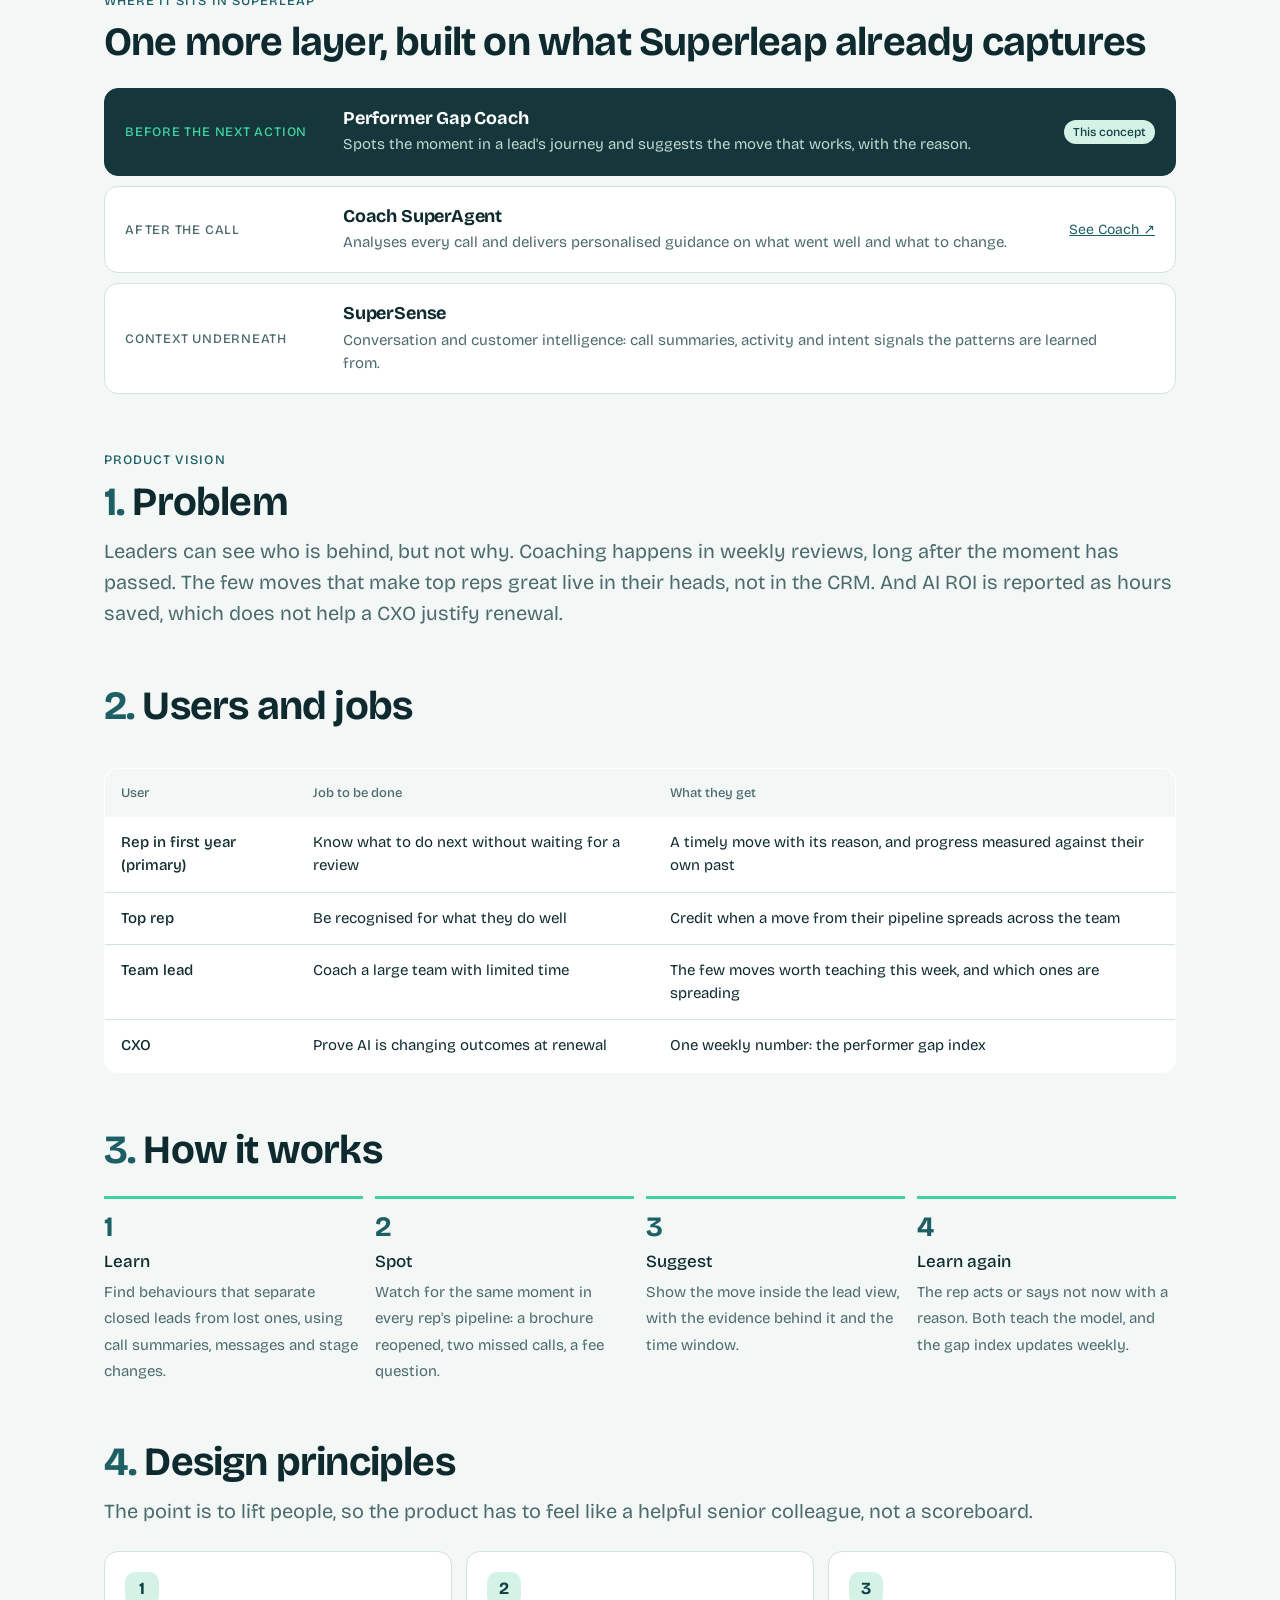
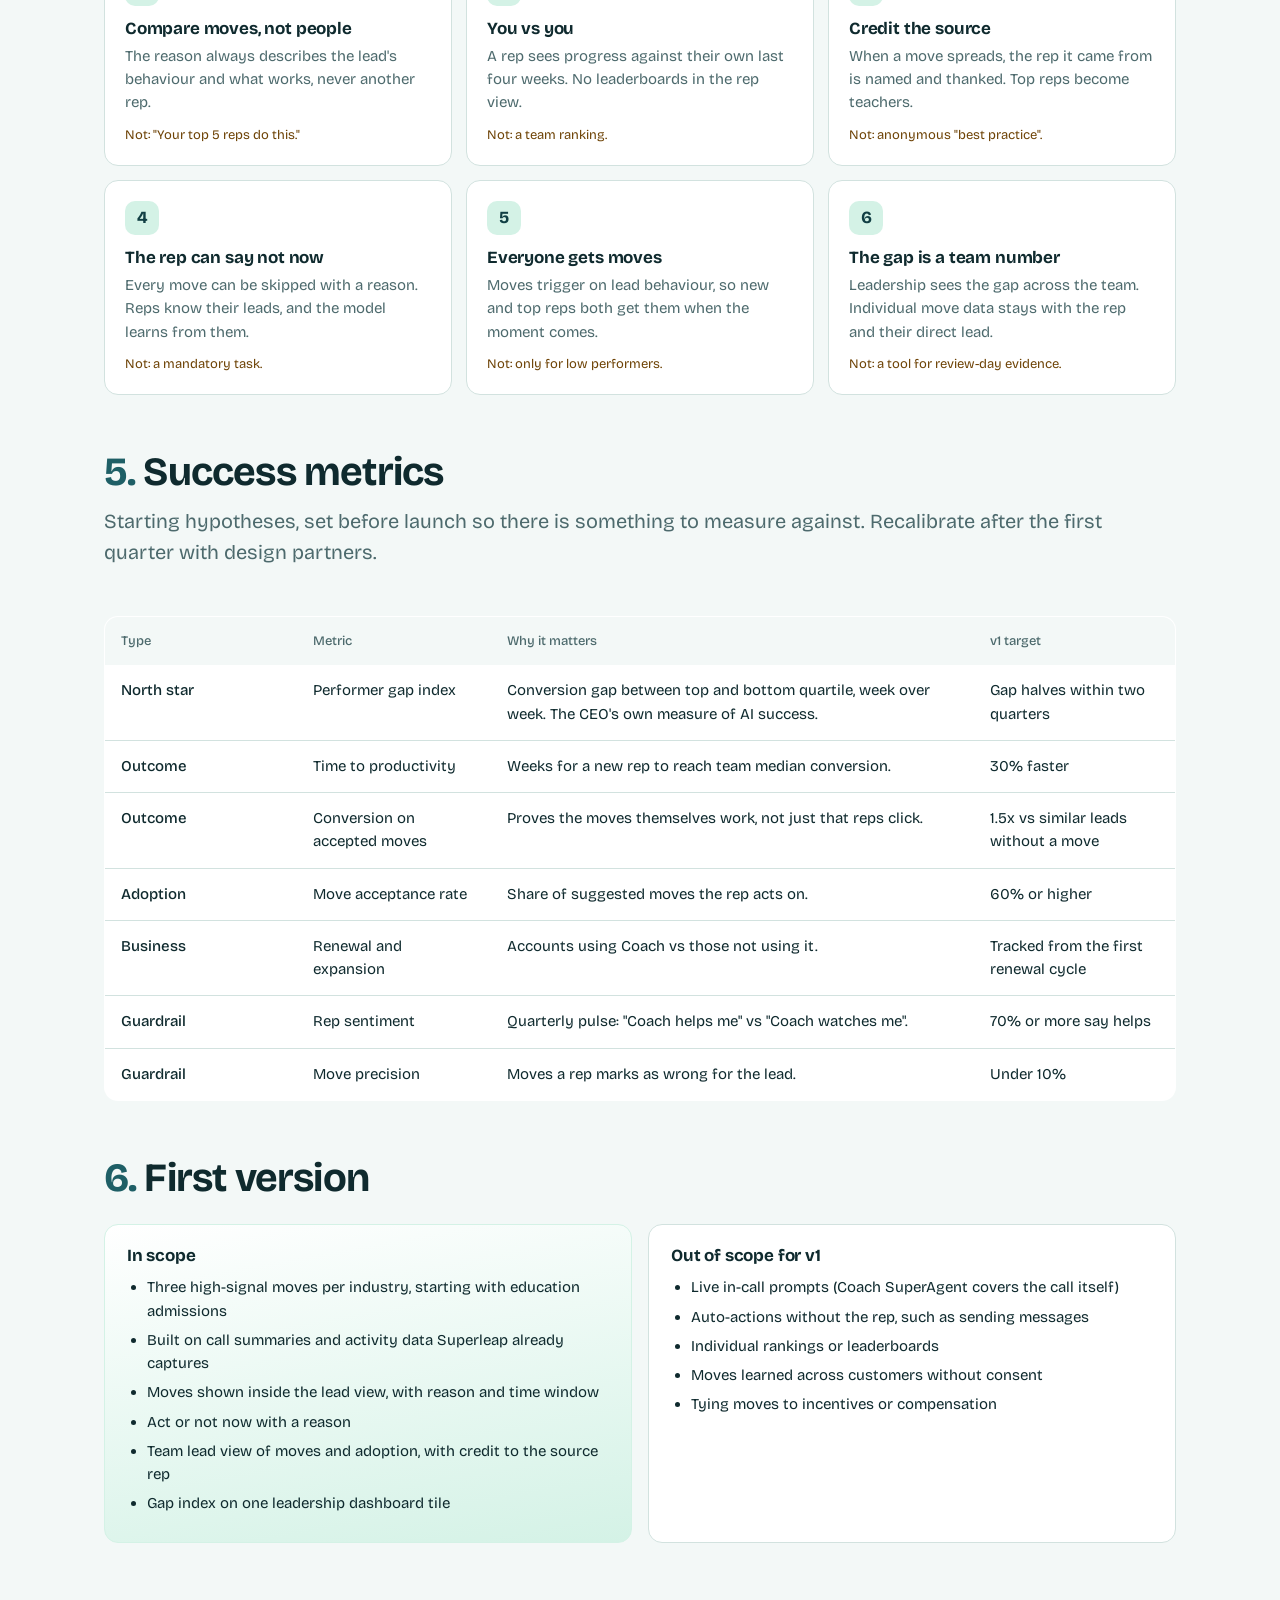
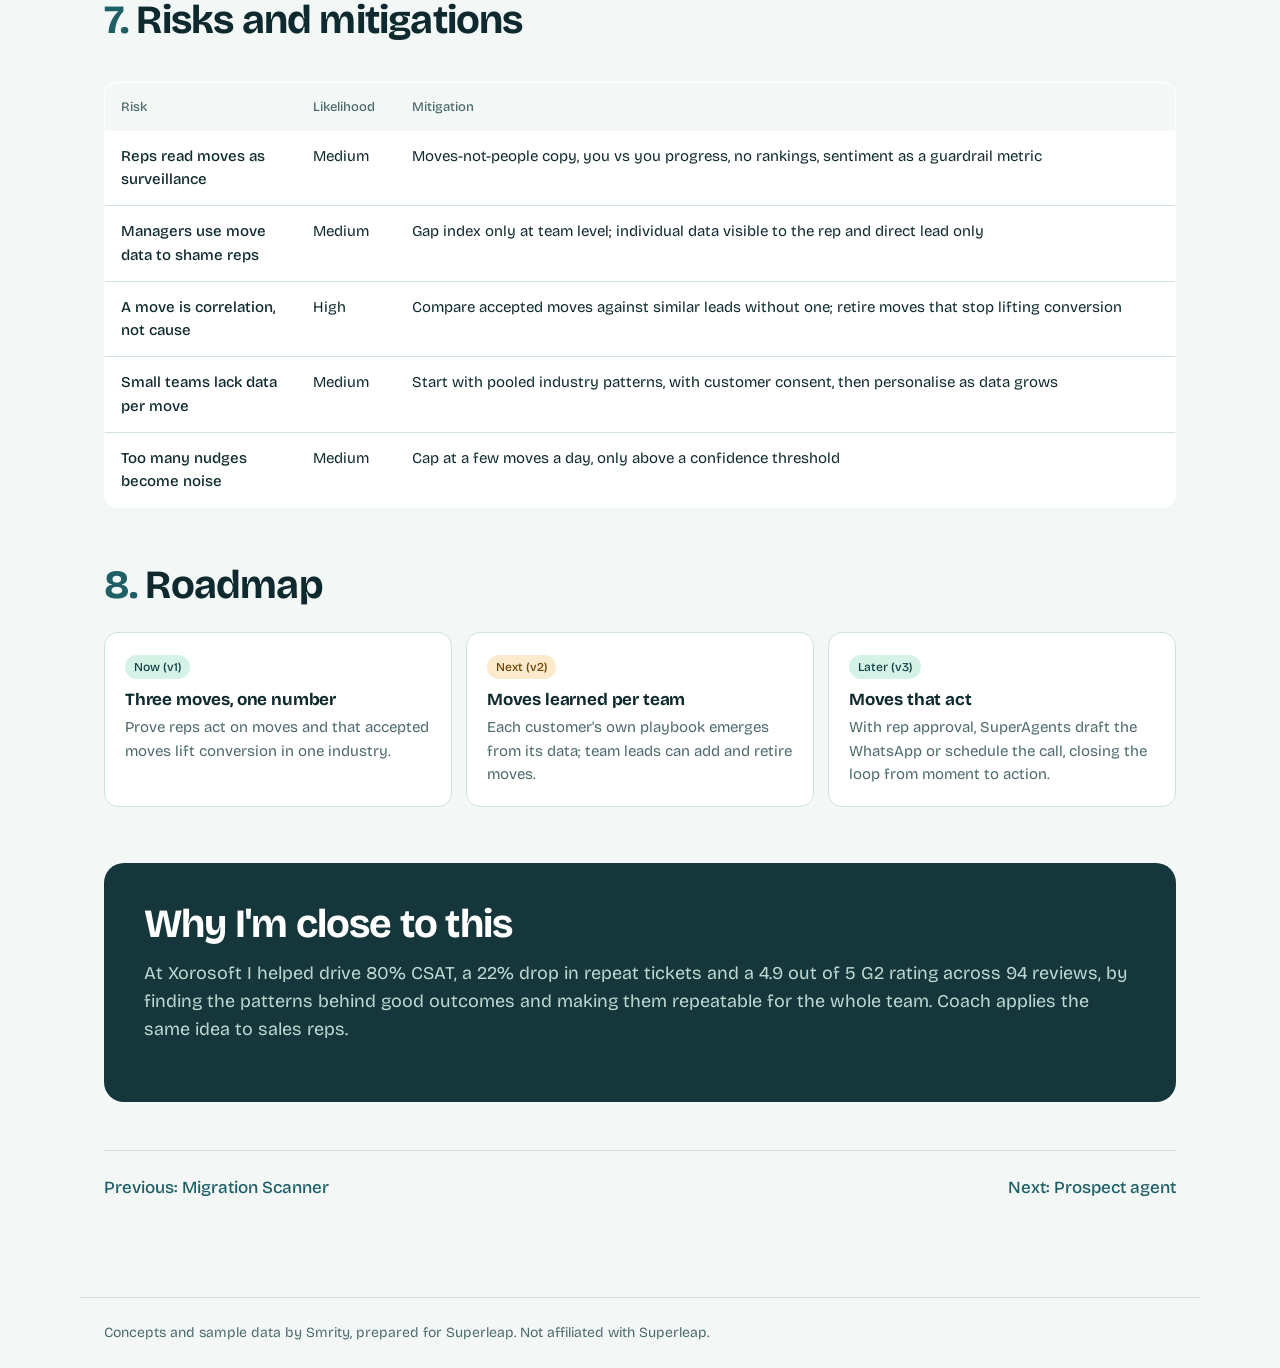
<file: coach/index.html>
<!DOCTYPE html>
<html lang="en">
<head>
<meta charset="utf-8">
<meta name="viewport" content="width=device-width, initial-scale=1, viewport-fit=cover">
<title>Performer Gap Coach, a concept for Superleap by Smrity</title>
<meta name="description" content="A layer on Coach SuperAgent that suggests the next best move in the moment, learned from what already works on the team, and gives leadership one number for AI impact.">
<link rel="icon" href="data:image/svg+xml,<svg xmlns='http://www.w3.org/2000/svg' viewBox='0 0 32 32'><clipPath id='r'><rect width='32' height='32' rx='7'/></clipPath><g clip-path='url(%23r)'><rect width='32' height='32' fill='%23111111'/><path d='M0 32 A32 32 0 0 1 32 0 L32 32Z' fill='%2319C584'/><circle cx='22' cy='21.5' r='5.7' fill='%23ffffff'/></g></svg>">
<link rel="preconnect" href="https://fonts.googleapis.com">
<link rel="preconnect" href="https://fonts.gstatic.com" crossorigin>
<link href="https://fonts.googleapis.com/css2?family=Bricolage+Grotesque:opsz,wght@12..96,400;12..96,500;12..96,700&family=Source+Serif+4:ital,opsz,wght@0,8..60,400;0,8..60,600;1,8..60,400&display=swap" rel="stylesheet">
<link rel="stylesheet" href="/styles.css">
<style>
/* Coach page only. gc- prefix keeps it separate from shared site styles. */
.gc-hero{display:grid;grid-template-columns:1.1fr 1fr;gap:48px;align-items:center;margin-bottom:44px}
.gc-ceo{background:var(--deep);color:#fff;border-radius:20px;padding:34px 34px 28px;position:relative;overflow:hidden}
.gc-ceo::after{content:"";position:absolute;right:-60px;bottom:-60px;width:200px;height:200px;border-radius:50%;background:radial-gradient(circle,rgba(63,211,160,.35),transparent 70%)}
.gc-ceo .kicker{color:var(--mint)}
.gc-ceo blockquote{margin:0;font-family:var(--serif);font-style:italic;font-size:clamp(22px,2.6vw,30px);line-height:1.35;color:#fff;position:relative;z-index:1}
.gc-ceo cite{display:block;margin-top:16px;font-style:normal;font-size:14px;color:var(--on-deep);position:relative;z-index:1}
.gc-hero h2{max-width:16ch}
.gc-hero .lede{margin-top:18px}
.gc-badges{display:flex;gap:8px;flex-wrap:wrap;margin-top:20px}
.gc-badge{font-size:13px;font-weight:500;padding:5px 11px;border-radius:999px;background:var(--teal-bg);color:var(--teal-ink)}
.gc-badge.alt{background:var(--surface);color:var(--muted);border:1px solid var(--line)}

.gc-views{display:grid;grid-template-columns:repeat(3,1fr);border:1px solid var(--line);border-radius:12px;overflow:hidden;margin-bottom:24px}
.gc-view{border:0;background:var(--bg);color:var(--muted);padding:12px 14px;text-align:left;font-size:14px;line-height:1.3;border-right:1px solid var(--line)}
.gc-view:last-child{border-right:0}
.gc-view b{display:block;color:var(--ink);font-weight:500;font-size:15px}
.gc-view[aria-selected="true"]{background:var(--teal-bg);color:var(--teal-ink)}
.gc-view[aria-selected="true"] b{color:var(--teal-ink)}
.gc-panel[hidden]{display:none}

.gc-rep{display:grid;grid-template-columns:1.5fr 1fr;gap:24px}
.gc-feedhead{display:flex;justify-content:space-between;align-items:baseline;gap:12px;flex-wrap:wrap;margin-bottom:12px}
.gc-feedhead h3{font-size:18px}
.gc-move{border:1px solid var(--line);border-radius:14px;padding:16px 18px;background:var(--bg);margin-bottom:12px;transition:background .3s,border-color .3s}
.gc-move.done{background:var(--teal-bg);border-color:var(--teal-bg)}
.gc-move.later{background:var(--surface)}
.gc-mtop{display:flex;justify-content:space-between;gap:10px;align-items:flex-start;flex-wrap:wrap}
.gc-lead{display:flex;gap:10px;align-items:center}
.gc-av{width:34px;height:34px;border-radius:50%;display:grid;place-items:center;font-weight:700;font-size:14px;background:var(--amber-bg);color:var(--amber-ink);flex-shrink:0}
.gc-lead b{font-weight:500;display:block}
.gc-lead small{color:var(--muted);font-size:13px}
.gc-timer{font-size:12px;font-weight:500;padding:3px 9px;border-radius:999px;background:var(--amber-bg);color:var(--amber-ink);white-space:nowrap}
.gc-do{font-size:17px;font-weight:500;margin:12px 0 4px;max-width:none}
.gc-why{font-size:14px;color:var(--muted);margin:0 0 12px;max-width:none}
.gc-why::before{content:"Why this works: ";color:var(--ink);font-weight:500}
.gc-acts{display:flex;gap:8px;flex-wrap:wrap;align-items:center}
.gc-acts .btn{padding:7px 14px;font-size:14px}
.gc-reasons{display:flex;gap:6px;flex-wrap:wrap;margin-top:10px}
.gc-reasons[hidden]{display:none}
.gc-msg{font-size:15px;margin:0;max-width:none}
.gc-msg small{display:block;color:var(--muted);font-size:13px;margin-top:4px}

.gc-side{display:flex;flex-direction:column;gap:14px}
.gc-card{border:1px solid var(--line);border-radius:14px;padding:16px 18px;background:var(--surface)}
.gc-card h4{margin:0 0 8px;font-size:14px;font-weight:500;color:var(--muted)}
.gc-big{font-size:38px;font-weight:700;letter-spacing:-0.03em;line-height:1}
.gc-dots{display:flex;gap:6px;margin-top:10px}
.gc-dots i{width:28px;height:8px;border-radius:4px;background:var(--line);transition:background .3s}
.gc-dots i.on{background:var(--mint)}
.gc-trend{display:flex;align-items:flex-end;gap:6px;height:64px;margin-top:10px}
.gc-trend span{flex:1;background:var(--teal-bg);border-radius:4px 4px 0 0;position:relative}
.gc-trend span.now{background:var(--teal)}
.gc-trend-l{display:flex;justify-content:space-between;font-size:12px;color:var(--muted);margin-top:6px}
.gc-win{font-size:14px;margin:0;max-width:none}

.gc-lead-grid{display:grid;grid-template-columns:1.6fr 1fr;gap:24px}
.gc-credit{font-size:13px;color:var(--muted)}
.gc-adopt{display:flex;align-items:center;gap:8px;min-width:120px}
.gc-adopt .bar{flex:1;height:6px;background:var(--line);border-radius:3px;overflow:hidden}
.gc-adopt .bar i{display:block;height:100%;background:var(--mint)}
.gc-adopt b{font-size:13px;font-weight:500;width:36px;text-align:right}
.gc-note{font-size:14px;color:var(--muted);border-left:3px solid var(--mint);padding:4px 0 4px 12px;margin:16px 0 0;max-width:none}

.gc-layers{display:grid;gap:10px;margin-top:24px}
.gc-layer{display:grid;grid-template-columns:200px 1fr auto;gap:18px;align-items:center;padding:18px 20px;border-radius:14px;border:1px solid var(--line);background:var(--surface)}
.gc-layer .when{font-size:13px;font-weight:500;letter-spacing:.06em;text-transform:uppercase;color:var(--muted)}
.gc-layer h3{font-size:18px}
.gc-layer p{margin:4px 0 0;font-size:15px;color:var(--muted)}
.gc-layer.new{background:var(--deep);border-color:var(--deep)}
.gc-layer.new .when{color:var(--mint)}
.gc-layer.new h3{color:#fff}
.gc-layer.new p{color:var(--on-deep)}

.gc-sec{margin-top:88px}
.gc-sec > h2{margin-bottom:12px}
.gc-num{color:var(--teal);margin-right:8px}
.gc-principles{display:grid;grid-template-columns:repeat(3,1fr);gap:14px;margin-top:24px}
.gc-pr{border-radius:14px;padding:20px;background:var(--surface);border:1px solid var(--line)}
.gc-pr .ic{width:34px;height:34px;border-radius:10px;display:grid;place-items:center;background:var(--teal-bg);color:var(--teal-ink);font-weight:700;margin-bottom:12px}
.gc-pr h3{font-size:17px;margin-bottom:6px}
.gc-pr p{font-size:15px;color:var(--muted);margin:0}
.gc-pr .not{display:block;margin-top:10px;font-size:13px;color:var(--amber-ink)}

.gc-flow{list-style:none;padding:0;margin:24px 0 0;display:grid;grid-template-columns:repeat(4,1fr);gap:12px;counter-reset:f}
.gc-flow li{counter-increment:f;border-top:3px solid var(--mint);padding-top:14px}
.gc-flow li::before{content:counter(f);font-size:28px;font-weight:700;color:var(--teal);display:block;line-height:1;margin-bottom:8px}
.gc-flow b{display:block;font-weight:500;margin-bottom:4px}
.gc-flow span{font-size:15px;color:var(--muted)}

.gc-scope{display:grid;grid-template-columns:1fr 1fr;gap:16px;margin-top:24px}
.gc-scope > div{border-radius:14px;padding:20px 22px;border:1px solid var(--line);background:var(--surface)}
.gc-scope h3{font-size:17px;margin-bottom:10px}
.gc-scope ul{margin:0;padding-left:20px;font-size:15px}
.gc-scope li{margin-bottom:6px}
.gc-scope .in{border-color:var(--teal-bg);background:linear-gradient(170deg,var(--surface),var(--teal-bg))}

.gc-road{display:grid;grid-template-columns:repeat(3,1fr);gap:14px;margin-top:24px}
.gc-road > div{border-radius:14px;padding:20px;background:var(--surface);border:1px solid var(--line)}
.gc-road .pill{margin-bottom:10px}
.gc-road h3{font-size:17px;margin-bottom:6px}
.gc-road p{font-size:15px;color:var(--muted);margin:0}

.gc-me{margin-top:88px;background:var(--deep);border-radius:20px;padding:40px}
.gc-me h2{color:#fff}
.gc-me p{color:var(--on-deep);font-size:18px;margin-top:14px;max-width:62ch}

@media (max-width:860px){
  .gc-hero,.gc-rep,.gc-lead-grid,.gc-scope{grid-template-columns:1fr}
  .gc-principles,.gc-road{grid-template-columns:1fr}
  .gc-flow{grid-template-columns:1fr 1fr}
  .gc-layer{grid-template-columns:1fr;gap:6px}
  .gc-views{grid-template-columns:1fr}
  .gc-view{border-right:0;border-bottom:1px solid var(--line)}
  .gc-view:last-child{border-bottom:0}
  .gc-me{padding:28px}
}
</style>
</head>
<body>
<header class="top">
  <div class="top-inner">
    <a class="brand" href="/">Smrity <span>for Superleap</span></a>
    <nav class="nav" aria-label="Pages">
      <a href="/">Overview</a>
      <a href="/scanner/">Migration Scanner</a>
      <a href="/coach/" aria-current="page">Performer Gap Coach</a>
      <a href="/prospect/">Prospect agent</a>
    </nav>
    <a class="port-link" href="https://smritybuilds.com" target="_blank" rel="noopener">smritybuilds.com <span aria-hidden="true">&#8599;</span></a>
  </div>
</header>

<main>
<section class="page" id="coach">

  <!-- Opening: the CEO line and the idea -->
  <div class="gc-hero">
    <div class="gc-ceo">
      <p class="kicker">Where this starts</p>
      <blockquote>"The internal measure of AI success: how fast the gap between low and high performers is bridging."</blockquote>
      <cite>Subham Kumar Boundia, Co-founder and CEO, Superleap</cite>
    </div>
    <div>
      <p class="kicker">Concept 2 &middot; A layer on Coach SuperAgent</p>
      <h2>Performer Gap Coach: the next best move, in the moment</h2>
      <p class="lede">Coach SuperAgent tells a rep how the last call went. This layer tells them what to do next, using moves that already work on their own team. Leadership gets one number that shows AI is lifting the whole floor.</p>
      <div class="gc-badges">
        <span class="gc-badge">Before the action, not after</span>
        <span class="gc-badge">Compares moves, never people</span>
      </div>
    </div>
  </div>

  <!-- Prototype -->
  <div class="demo">
    <div class="demo-bar">
      <h3>Try it from three seats</h3>
      <span class="sample">Illustrative data: an inside-sales admissions team of 80 reps over one quarter.</span>
    </div>

    <div class="gc-views" role="tablist" aria-label="Choose a view">
      <button class="gc-view" role="tab" id="tab-rep" aria-controls="p-rep" aria-selected="true"><b>Rep</b>Ankit, 4 months in</button>
      <button class="gc-view" role="tab" id="tab-lead" aria-controls="p-lead" aria-selected="false" tabindex="-1"><b>Team lead</b>Moves that are spreading</button>
      <button class="gc-view" role="tab" id="tab-cxo" aria-controls="p-cxo" aria-selected="false" tabindex="-1"><b>Leadership</b>The performer gap index</button>
    </div>

    <!-- Rep view -->
    <div class="gc-panel" id="p-rep" role="tabpanel" aria-labelledby="tab-rep">
      <div class="gc-rep">
        <div>
          <div class="gc-feedhead">
            <h3>Your next best moves</h3>
            <span class="small muted">Triggered by what your leads just did</span>
          </div>
          <div id="feed"></div>
        </div>
        <div class="gc-side">
          <div class="gc-card">
            <h4>Moves made today</h4>
            <div class="gc-big"><span id="doneCount">0</span> <span class="muted" style="font-size:20px;font-weight:500">of 3</span></div>
            <div class="gc-dots" aria-hidden="true"><i></i><i></i><i></i></div>
          </div>
          <div class="gc-card">
            <h4>Your conversion, you vs you</h4>
            <div class="gc-trend" aria-label="Conversion over your last five weeks: 11, 12, 12, 13 and 15 percent">
              <span style="height:52%"></span><span style="height:58%"></span><span style="height:58%"></span><span style="height:64%"></span><span class="now" id="nowBar" style="height:72%"></span>
            </div>
            <div class="gc-trend-l"><span>4 weeks ago</span><span id="nowLbl">This week 15%</span></div>
          </div>
          <div class="gc-card">
            <h4>Your win this week</h4>
            <p class="gc-win">Your WhatsApp follow-up got Karan's sister to book a campus visit. That move is now one of the team's top three.</p>
          </div>
        </div>
      </div>
    </div>

    <!-- Team lead view -->
    <div class="gc-panel" id="p-lead" role="tabpanel" aria-labelledby="tab-lead" hidden>
      <div class="gc-lead-grid">
        <div>
          <div class="gc-feedhead">
            <h3>Moves that work on your team</h3>
            <span class="small muted">Learned from closed admissions this quarter</span>
          </div>
          <div class="tablebox">
            <table class="compare" style="margin-top:0">
              <thead><tr><th>Move</th><th>Team using it</th><th>Lift</th><th></th></tr></thead>
              <tbody id="movesTbl"></tbody>
            </table>
          </div>
          <p class="gc-note">Every move credits the rep whose pipeline it was first spotted in. Top reps become the team's teachers, and nobody is ranked.</p>
        </div>
        <div class="gc-side">
          <div class="gc-card">
            <h4>Moves made by the team this week</h4>
            <div class="gc-big">148</div>
            <p class="small muted" style="margin:8px 0 0">Up from 96 last week</p>
          </div>
          <div class="gc-card">
            <h4>Monday huddle</h4>
            <ul class="patterns" id="huddle" style="margin-top:0"><li class="muted">Add a move to talk through as a team.</li></ul>
          </div>
        </div>
      </div>
    </div>

    <!-- Leadership view -->
    <div class="gc-panel" id="p-cxo" role="tabpanel" aria-labelledby="tab-cxo" hidden>
      <div class="demo-bar" style="margin-bottom:12px">
        <h3>Conversion rate, top vs bottom quartile reps</h3>
        <div class="toggle" role="group" aria-label="Compare">
          <button id="tWithout" aria-pressed="false">Without Coach</button>
          <button id="tWith" aria-pressed="true">With Coach</button>
        </div>
      </div>
      <div class="coach-wrap">
        <div>
          <div class="chartbox"><svg class="chart" id="chart" viewBox="0 0 600 280" width="100%" role="img" aria-label="Line chart of conversion rate over 12 weeks for top and bottom quartile reps"></svg></div>
          <div class="legend"><span><i style="background:var(--teal)"></i>Top quartile</span><span><i style="background:var(--amber)"></i>Bottom quartile</span></div>
        </div>
        <div>
          <div class="muted small">Performer gap in week 12</div>
          <div class="gapnum" id="gapnum">9 pts</div>
          <p class="small muted" id="gapnote" style="margin-top:8px">Down from 18 pts in week 1.</p>
          <div class="gc-card" style="margin-top:18px">
            <h4>What this means for the business</h4>
            <p class="gc-win" id="cxoNote">The floor rose from 13% to 24% while top reps held at 33%. Same team, same leads, more admissions. That is the AI ROI story for renewal, not hours saved.</p>
          </div>
        </div>
      </div>
    </div>
  </div>

  <!-- Where it sits -->
  <div class="gc-sec">
    <p class="kicker">Where it sits in Superleap</p>
    <h2>One more layer, built on what Superleap already captures</h2>
    <div class="gc-layers">
      <div class="gc-layer new">
        <span class="when">Before the next action</span>
        <div><h3>Performer Gap Coach</h3><p>Spots the moment in a lead's journey and suggests the move that works, with the reason.</p></div>
        <span class="pill done">This concept</span>
      </div>
      <div class="gc-layer">
        <span class="when">After the call</span>
        <div><h3>Coach SuperAgent</h3><p>Analyses every call and delivers personalised guidance on what went well and what to change.</p></div>
        <a class="small" href="https://superleap.com/coach-superagent" target="_blank" rel="noopener">See Coach &#8599;</a>
      </div>
      <div class="gc-layer">
        <span class="when">Context underneath</span>
        <div><h3>SuperSense</h3><p>Conversation and customer intelligence: call summaries, activity and intent signals the patterns are learned from.</p></div>
        <span></span>
      </div>
    </div>
  </div>

  <!-- PRD vision -->
  <div class="gc-sec">
    <p class="kicker">Product vision</p>
    <h2><span class="gc-num">1.</span>Problem</h2>
    <p class="lede">Leaders can see who is behind, but not why. Coaching happens in weekly reviews, long after the moment has passed. The few moves that make top reps great live in their heads, not in the CRM. And AI ROI is reported as hours saved, which does not help a CXO justify renewal.</p>
  </div>

  <div class="gc-sec">
    <h2><span class="gc-num">2.</span>Users and jobs</h2>
    <div class="tablebox">
      <table class="compare">
        <thead><tr><th>User</th><th>Job to be done</th><th>What they get</th></tr></thead>
        <tbody>
          <tr><th>Rep in first year (primary)</th><td>Know what to do next without waiting for a review</td><td class="new">A timely move with its reason, and progress measured against their own past</td></tr>
          <tr><th>Top rep</th><td>Be recognised for what they do well</td><td class="new">Credit when a move from their pipeline spreads across the team</td></tr>
          <tr><th>Team lead</th><td>Coach a large team with limited time</td><td class="new">The few moves worth teaching this week, and which ones are spreading</td></tr>
          <tr><th>CXO</th><td>Prove AI is changing outcomes at renewal</td><td class="new">One weekly number: the performer gap index</td></tr>
        </tbody>
      </table>
    </div>
  </div>

  <div class="gc-sec">
    <h2><span class="gc-num">3.</span>How it works</h2>
    <ol class="gc-flow">
      <li><b>Learn</b><span>Find behaviours that separate closed leads from lost ones, using call summaries, messages and stage changes.</span></li>
      <li><b>Spot</b><span>Watch for the same moment in every rep's pipeline: a brochure reopened, two missed calls, a fee question.</span></li>
      <li><b>Suggest</b><span>Show the move inside the lead view, with the evidence behind it and the time window.</span></li>
      <li><b>Learn again</b><span>The rep acts or says not now with a reason. Both teach the model, and the gap index updates weekly.</span></li>
    </ol>
  </div>

  <div class="gc-sec">
    <h2><span class="gc-num">4.</span>Design principles</h2>
    <p class="lede">The point is to lift people, so the product has to feel like a helpful senior colleague, not a scoreboard.</p>
    <div class="gc-principles">
      <div class="gc-pr"><div class="ic">1</div><h3>Compare moves, not people</h3><p>The reason always describes the lead's behaviour and what works, never another rep.</p><span class="not">Not: "Your top 5 reps do this."</span></div>
      <div class="gc-pr"><div class="ic">2</div><h3>You vs you</h3><p>A rep sees progress against their own last four weeks. No leaderboards in the rep view.</p><span class="not">Not: a team ranking.</span></div>
      <div class="gc-pr"><div class="ic">3</div><h3>Credit the source</h3><p>When a move spreads, the rep it came from is named and thanked. Top reps become teachers.</p><span class="not">Not: anonymous "best practice".</span></div>
      <div class="gc-pr"><div class="ic">4</div><h3>The rep can say not now</h3><p>Every move can be skipped with a reason. Reps know their leads, and the model learns from them.</p><span class="not">Not: a mandatory task.</span></div>
      <div class="gc-pr"><div class="ic">5</div><h3>Everyone gets moves</h3><p>Moves trigger on lead behaviour, so new and top reps both get them when the moment comes.</p><span class="not">Not: only for low performers.</span></div>
      <div class="gc-pr"><div class="ic">6</div><h3>The gap is a team number</h3><p>Leadership sees the gap across the team. Individual move data stays with the rep and their direct lead.</p><span class="not">Not: a tool for review-day evidence.</span></div>
    </div>
  </div>

  <div class="gc-sec">
    <h2><span class="gc-num">5.</span>Success metrics</h2>
    <p class="lede">Starting hypotheses, set before launch so there is something to measure against. Recalibrate after the first quarter with design partners.</p>
    <div class="tablebox">
      <table class="compare">
        <thead><tr><th>Type</th><th>Metric</th><th>Why it matters</th><th>v1 target</th></tr></thead>
        <tbody>
          <tr><th>North star</th><td>Performer gap index</td><td>Conversion gap between top and bottom quartile, week over week. The CEO's own measure of AI success.</td><td class="new">Gap halves within two quarters</td></tr>
          <tr><th>Outcome</th><td>Time to productivity</td><td>Weeks for a new rep to reach team median conversion.</td><td class="new">30% faster</td></tr>
          <tr><th>Outcome</th><td>Conversion on accepted moves</td><td>Proves the moves themselves work, not just that reps click.</td><td class="new">1.5x vs similar leads without a move</td></tr>
          <tr><th>Adoption</th><td>Move acceptance rate</td><td>Share of suggested moves the rep acts on.</td><td class="new">60% or higher</td></tr>
          <tr><th>Business</th><td>Renewal and expansion</td><td>Accounts using Coach vs those not using it.</td><td class="new">Tracked from the first renewal cycle</td></tr>
          <tr><th>Guardrail</th><td>Rep sentiment</td><td>Quarterly pulse: "Coach helps me" vs "Coach watches me".</td><td class="new">70% or more say helps</td></tr>
          <tr><th>Guardrail</th><td>Move precision</td><td>Moves a rep marks as wrong for the lead.</td><td class="new">Under 10%</td></tr>
        </tbody>
      </table>
    </div>
  </div>

  <div class="gc-sec">
    <h2><span class="gc-num">6.</span>First version</h2>
    <div class="gc-scope">
      <div class="in">
        <h3>In scope</h3>
        <ul>
          <li>Three high-signal moves per industry, starting with education admissions</li>
          <li>Built on call summaries and activity data Superleap already captures</li>
          <li>Moves shown inside the lead view, with reason and time window</li>
          <li>Act or not now with a reason</li>
          <li>Team lead view of moves and adoption, with credit to the source rep</li>
          <li>Gap index on one leadership dashboard tile</li>
        </ul>
      </div>
      <div>
        <h3>Out of scope for v1</h3>
        <ul>
          <li>Live in-call prompts (Coach SuperAgent covers the call itself)</li>
          <li>Auto-actions without the rep, such as sending messages</li>
          <li>Individual rankings or leaderboards</li>
          <li>Moves learned across customers without consent</li>
          <li>Tying moves to incentives or compensation</li>
        </ul>
      </div>
    </div>
  </div>

  <div class="gc-sec">
    <h2><span class="gc-num">7.</span>Risks and mitigations</h2>
    <div class="tablebox">
      <table class="compare">
        <thead><tr><th>Risk</th><th>Likelihood</th><th>Mitigation</th></tr></thead>
        <tbody>
          <tr><th>Reps read moves as surveillance</th><td>Medium</td><td>Moves-not-people copy, you vs you progress, no rankings, sentiment as a guardrail metric</td></tr>
          <tr><th>Managers use move data to shame reps</th><td>Medium</td><td>Gap index only at team level; individual data visible to the rep and direct lead only</td></tr>
          <tr><th>A move is correlation, not cause</th><td>High</td><td>Compare accepted moves against similar leads without one; retire moves that stop lifting conversion</td></tr>
          <tr><th>Small teams lack data per move</th><td>Medium</td><td>Start with pooled industry patterns, with customer consent, then personalise as data grows</td></tr>
          <tr><th>Too many nudges become noise</th><td>Medium</td><td>Cap at a few moves a day, only above a confidence threshold</td></tr>
        </tbody>
      </table>
    </div>
  </div>

  <div class="gc-sec">
    <h2><span class="gc-num">8.</span>Roadmap</h2>
    <div class="gc-road">
      <div><span class="pill done">Now (v1)</span><h3>Three moves, one number</h3><p>Prove reps act on moves and that accepted moves lift conversion in one industry.</p></div>
      <div><span class="pill review">Next (v2)</span><h3>Moves learned per team</h3><p>Each customer's own playbook emerges from its data; team leads can add and retire moves.</p></div>
      <div><span class="pill auto">Later (v3)</span><h3>Moves that act</h3><p>With rep approval, SuperAgents draft the WhatsApp or schedule the call, closing the loop from moment to action.</p></div>
    </div>
  </div>

  <div class="gc-me">
    <h2>Why I'm close to this</h2>
    <p>At Xorosoft I helped drive 80% CSAT, a 22% drop in repeat tickets and a 4.9 out of 5 G2 rating across 94 reviews, by finding the patterns behind good outcomes and making them repeatable for the whole team. Coach applies the same idea to sales reps.</p>
  </div>

  <div class="next"><a href="/scanner/">Previous: Migration Scanner</a><a href="/prospect/">Next: Prospect agent</a></div>
</section>
</main>
<footer>Concepts and sample data by Smrity, prepared for Superleap. Not affiliated with Superleap.</footer>

<script>
(function(){
  var reduce = window.matchMedia && window.matchMedia('(prefers-reduced-motion: reduce)').matches;

  /* ---------- view tabs ---------- */
  var tabs = Array.prototype.slice.call(document.querySelectorAll('.gc-view'));
  function selectTab(tab){
    tabs.forEach(function(t){
      var on = t === tab;
      t.setAttribute('aria-selected', on ? 'true' : 'false');
      t.tabIndex = on ? 0 : -1;
      document.getElementById(t.getAttribute('aria-controls')).hidden = !on;
    });
    if (tab.id === 'tab-cxo') animateChart();
  }
  tabs.forEach(function(t, i){
    t.addEventListener('click', function(){ selectTab(t); });
    t.addEventListener('keydown', function(e){
      var d = e.key === 'ArrowRight' || e.key === 'ArrowDown' ? 1 : e.key === 'ArrowLeft' || e.key === 'ArrowUp' ? -1 : 0;
      if (!d) return;
      e.preventDefault();
      var n = tabs[(i + d + tabs.length) % tabs.length];
      n.focus(); selectTab(n);
    });
  });

  /* ---------- rep feed ---------- */
  var moves = [
    { id:'riya', init:'R', name:'Riya Sharma', meta:'B.Tech enquiry, Pune', timer:'11 min left',
      signal:'Opened the fee brochure twice in the last hour.',
      act:'Call Riya now', actLabel:'Call now',
      why:'Leads who reopen the fee brochure convert 2x more when called within 15 minutes.',
      done:'Call started with Riya. Great timing: she is still on the fees page.' },
    { id:'karan', init:'K', name:'Karan Mehta', meta:'MBA enquiry, Indore', timer:'Today',
      signal:'Two missed calls since yesterday.',
      act:'Send a WhatsApp with this week\u2019s campus visit slots', actLabel:'Send WhatsApp',
      why:'After two missed calls, a WhatsApp gets a reply 3x more often than a third call.',
      done:'WhatsApp sent to Karan with three visit slots. You will get a heads up when he replies.' },
    { id:'neha', init:'N', name:'Neha Gupta', meta:'Design course, Jaipur', timer:'Before next call',
      signal:'Asked about fees on yesterday\u2019s call.',
      act:'Lead with the EMI plan before any discount', actLabel:'Add to call notes',
      why:'EMI-first answers keep the full fee in 7 of 10 closed admissions.',
      done:'EMI plan pinned to Neha\u2019s call notes for your next conversation.' }
  ];
  var reasons = {
    'Already spoke today':'Coach will hold similar moves for leads you reached in the last few hours.',
    'Lead asked for a later time':'Coach will remind you at the time the lead asked for. A stated time beats speed.',
    'Not the right move for this lead':'Thanks. Your team lead sees this so the move can be tuned.',
    'Something else':'Noted. Every reason helps Coach suggest better moves.'
  };
  var feed = document.getElementById('feed');
  var doneCount = 0;

  function esc(s){ return String(s).replace(/[&<>"]/g, function(c){ return {'&':'&amp;','<':'&lt;','>':'&gt;','"':'&quot;'}[c]; }); }

  function renderMove(m){
    var card = document.createElement('div');
    card.className = 'gc-move';
    card.innerHTML =
      '<div class="gc-mtop"><div class="gc-lead"><span class="gc-av" aria-hidden="true">' + m.init + '</span><div><b>' + esc(m.name) + '</b><small>' + esc(m.meta) + '</small></div></div>' +
      '<span class="gc-timer">' + esc(m.timer) + '</span></div>' +
      '<p class="small muted" style="margin:10px 0 0">' + esc(m.signal) + '</p>' +
      '<p class="gc-do">' + esc(m.act) + '</p>' +
      '<p class="gc-why">' + esc(m.why) + '</p>' +
      '<div class="gc-acts"><button class="btn js-act">' + esc(m.actLabel) + '</button><button class="rowbtn js-later" style="margin-top:0">Not now</button></div>' +
      '<div class="gc-reasons" hidden></div>';
    var rbox = card.querySelector('.gc-reasons');
    Object.keys(reasons).forEach(function(r){
      var b = document.createElement('button');
      b.className = 'rowbtn'; b.textContent = r;
      b.addEventListener('click', function(){
        card.className = 'gc-move later';
        card.innerHTML = '<p class="gc-msg"><b>Not now: </b>' + esc(r) + '<small>' + esc(reasons[r]) + '</small></p>';
      });
      rbox.appendChild(b);
    });
    card.querySelector('.js-later').addEventListener('click', function(){
      rbox.hidden = !rbox.hidden;
      if (!rbox.hidden) rbox.querySelector('button').focus();
    });
    card.querySelector('.js-act').addEventListener('click', function(){
      card.className = 'gc-move done';
      card.innerHTML = '<p class="gc-msg"><b>Done.</b> ' + esc(m.done) + '<small>Logged as a move made. It counts toward your week, not anyone else\u2019s scoreboard.</small></p>';
      doneCount++;
      document.getElementById('doneCount').textContent = doneCount;
      var dots = document.querySelectorAll('.gc-dots i');
      for (var i = 0; i < dots.length; i++) dots[i].className = i < doneCount ? 'on' : '';
      if (doneCount === 3) {
        document.getElementById('nowBar').style.height = '78%';
        document.getElementById('nowLbl').textContent = 'This week 15%, trending up';
      }
    });
    feed.appendChild(card);
  }
  moves.forEach(renderMove);

  /* ---------- team lead table ---------- */
  var teamMoves = [
    { move:'Call within 15 minutes of a brochure reopen', from:'Priya', use:62, lift:'2.0x' },
    { move:'Switch to WhatsApp after two missed calls', from:'Ankit', use:48, lift:'3.1x reply' },
    { move:'Lead with EMI before any discount', from:'Farhan', use:35, lift:'+18% full fee' }
  ];
  var tbody = document.getElementById('movesTbl');
  var huddle = document.getElementById('huddle');
  var huddleEmpty = true;
  teamMoves.forEach(function(t){
    var tr = document.createElement('tr');
    tr.innerHTML =
      '<th>' + esc(t.move) + '<span class="gc-credit" style="display:block;font-weight:400">First spotted in ' + esc(t.from) + '\u2019s pipeline</span></th>' +
      '<td><div class="gc-adopt"><span class="bar"><i style="width:' + t.use + '%"></i></span><b>' + t.use + '%</b></div></td>' +
      '<td class="new">' + esc(t.lift) + '</td>' +
      '<td><button class="rowbtn" style="margin-top:0;white-space:nowrap">Add to huddle</button></td>';
    var btn = tr.querySelector('button');
    btn.addEventListener('click', function(){
      if (btn.disabled) return;
      if (huddleEmpty) { huddle.innerHTML = ''; huddleEmpty = false; }
      var li = document.createElement('li');
      li.innerHTML = esc(t.move) + ' <span class="muted small">with a thank you to ' + esc(t.from) + '</span>';
      huddle.appendChild(li);
      btn.textContent = 'Added'; btn.disabled = true;
    });
    tbody.appendChild(tr);
  });

  /* ---------- leadership chart ---------- */
  var NS = 'http://www.w3.org/2000/svg';
  function el(name, attrs){ var e = document.createElementNS(NS, name); for (var k in attrs) e.setAttribute(k, attrs[k]); return e; }
  var svg = document.getElementById('chart');
  var topQ = [31,31,32,31,32,32,33,32,33,33,34,33];
  var without = [13,12,13,12,13,13,12,13,13,14,13,13];
  var withC = [13,14,15,15,17,18,19,20,21,22,23,24];
  var X = function(i){ return 50 + i * (530 / 11); };
  var Y = function(v){ return 250 - v / 40 * 220; };
  [0,10,20,30,40].forEach(function(v){
    svg.appendChild(el('line', {x1:50, x2:580, y1:Y(v), y2:Y(v), stroke:'var(--line)', 'stroke-width':1}));
    var t = el('text', {x:40, y:Y(v) + 4, 'text-anchor':'end'}); t.textContent = v + '%'; svg.appendChild(t);
  });
  [0,3,7,11].forEach(function(i){ var t = el('text', {x:X(i), y:272, 'text-anchor':'middle'}); t.textContent = 'Week ' + (i + 1); svg.appendChild(t); });
  function pts(arr){ return arr.map(function(v, i){ return X(i) + ',' + Y(v); }).join(' '); }
  var gapArea = el('polygon', {fill:'var(--amber-bg)', opacity:0.7});
  svg.appendChild(gapArea);
  svg.appendChild(el('polyline', {points:pts(topQ), fill:'none', stroke:'var(--teal)', 'stroke-width':3, 'stroke-linejoin':'round'}));
  var bottomLine = el('polyline', {fill:'none', stroke:'var(--amber)', 'stroke-width':3, 'stroke-linejoin':'round'});
  svg.appendChild(bottomLine);
  var cur = without.slice();
  function drawBottom(arr){
    bottomLine.setAttribute('points', pts(arr));
    var poly = topQ.map(function(v, i){ return X(i) + ',' + Y(v); })
      .concat(arr.slice().reverse().map(function(v, j){ return X(arr.length - 1 - j) + ',' + Y(v); }));
    gapArea.setAttribute('points', poly.join(' '));
    document.getElementById('gapnum').textContent = Math.round(topQ[11] - arr[11]) + ' pts';
  }
  drawBottom(cur);
  function morph(target){
    var from = cur.slice(), t0 = performance.now();
    function step(t){
      var k = reduce ? 1 : Math.min(1, (t - t0) / 900);
      var e = k < .5 ? 2 * k * k : 1 - Math.pow(-2 * k + 2, 2) / 2;
      cur = from.map(function(v, i){ return v + (target[i] - v) * e; });
      drawBottom(cur);
      if (k < 1) requestAnimationFrame(step);
    }
    requestAnimationFrame(step);
  }
  var tW = document.getElementById('tWith'), tWo = document.getElementById('tWithout');
  var mode = 'with', played = false;
  function setMode(m){
    mode = m;
    tW.setAttribute('aria-pressed', m === 'with' ? 'true' : 'false');
    tWo.setAttribute('aria-pressed', m === 'with' ? 'false' : 'true');
    if (m === 'with') {
      morph(withC);
      document.getElementById('gapnote').textContent = 'Down from 18 pts in week 1, as more reps make the moves that work.';
      document.getElementById('cxoNote').textContent = 'The floor rose from 13% to 24% while top reps held at 33%. Same team, same leads, more admissions. That is the AI ROI story for renewal, not hours saved.';
    } else {
      morph(without);
      document.getElementById('gapnote').textContent = 'Unchanged from week 1.';
      document.getElementById('cxoNote').textContent = 'Without in-the-moment moves, the gap holds at about 20 points. What top reps know stays with them.';
    }
  }
  function animateChart(){
    if (played) return;
    played = true;
    setMode('with');
  }
  tW.addEventListener('click', function(){ setMode('with'); });
  tWo.addEventListener('click', function(){ setMode('without'); });
})();
</script>
</body>
</html>
</file>
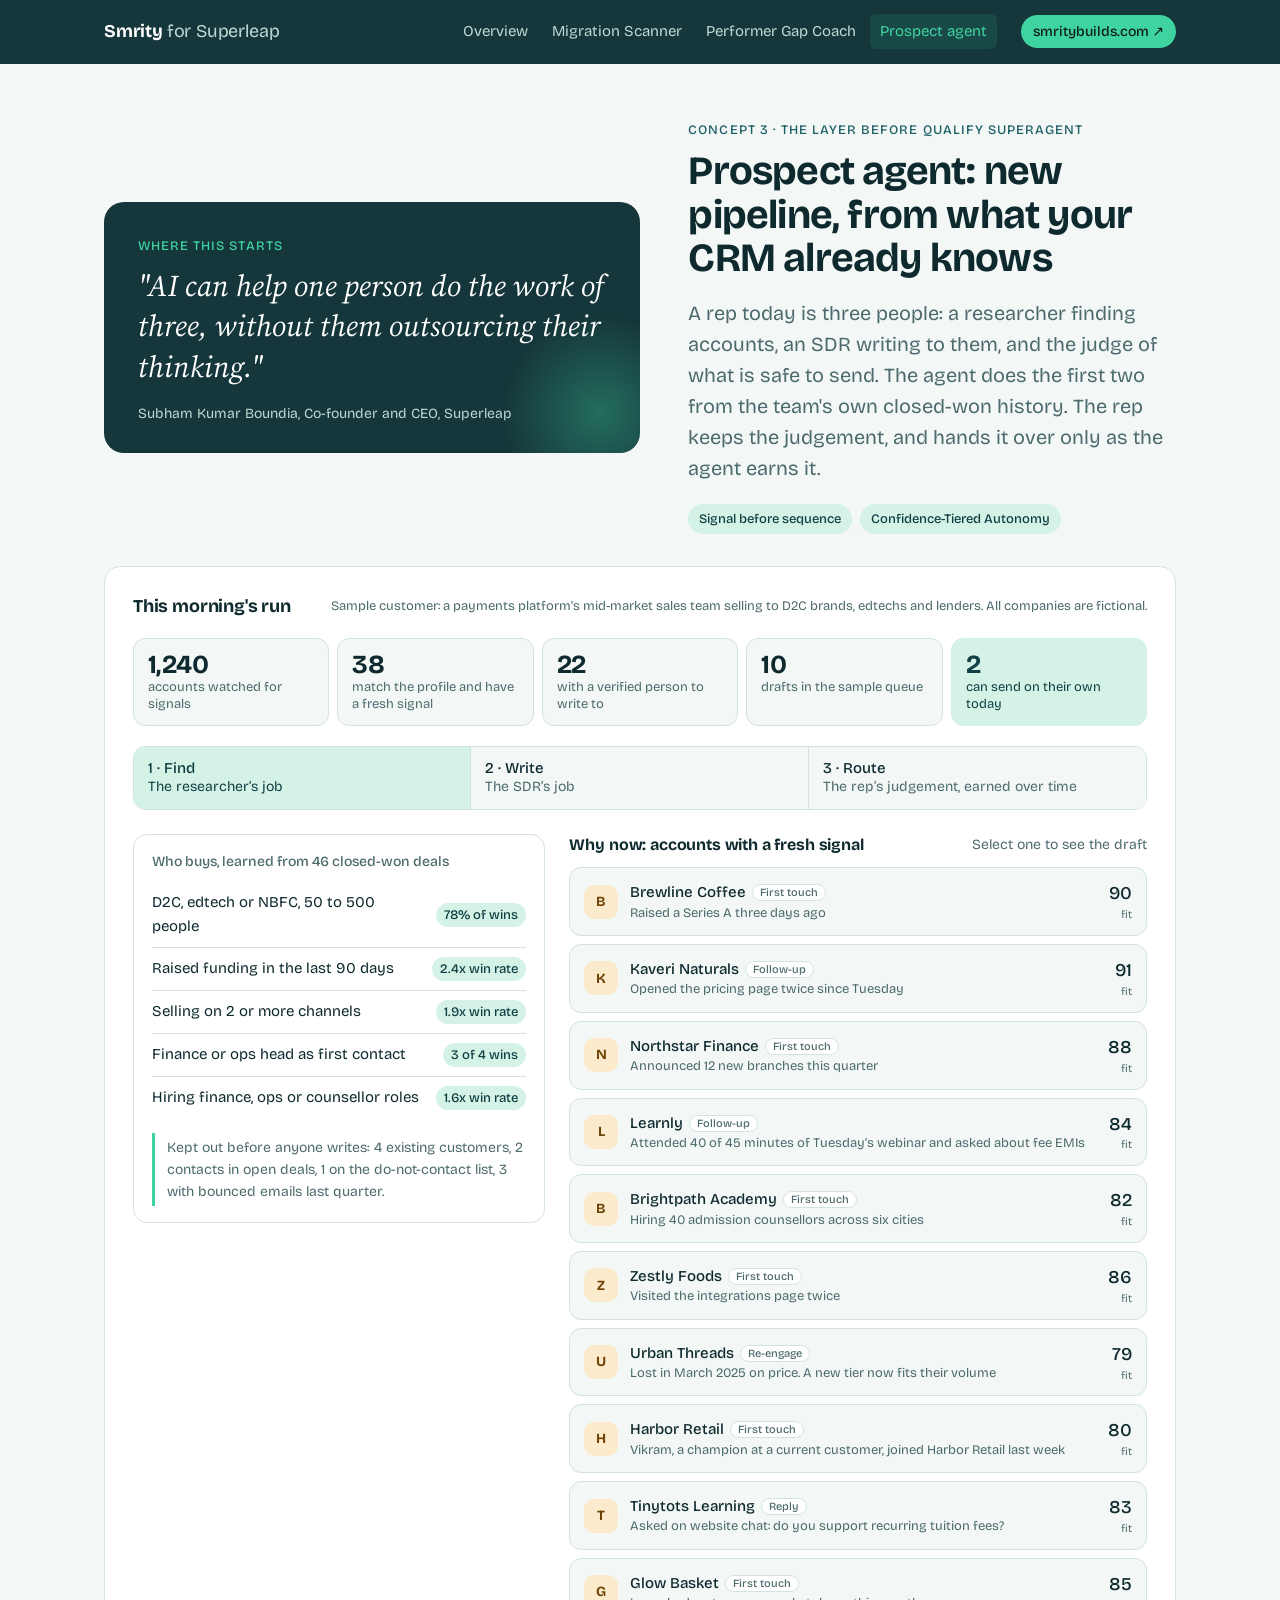
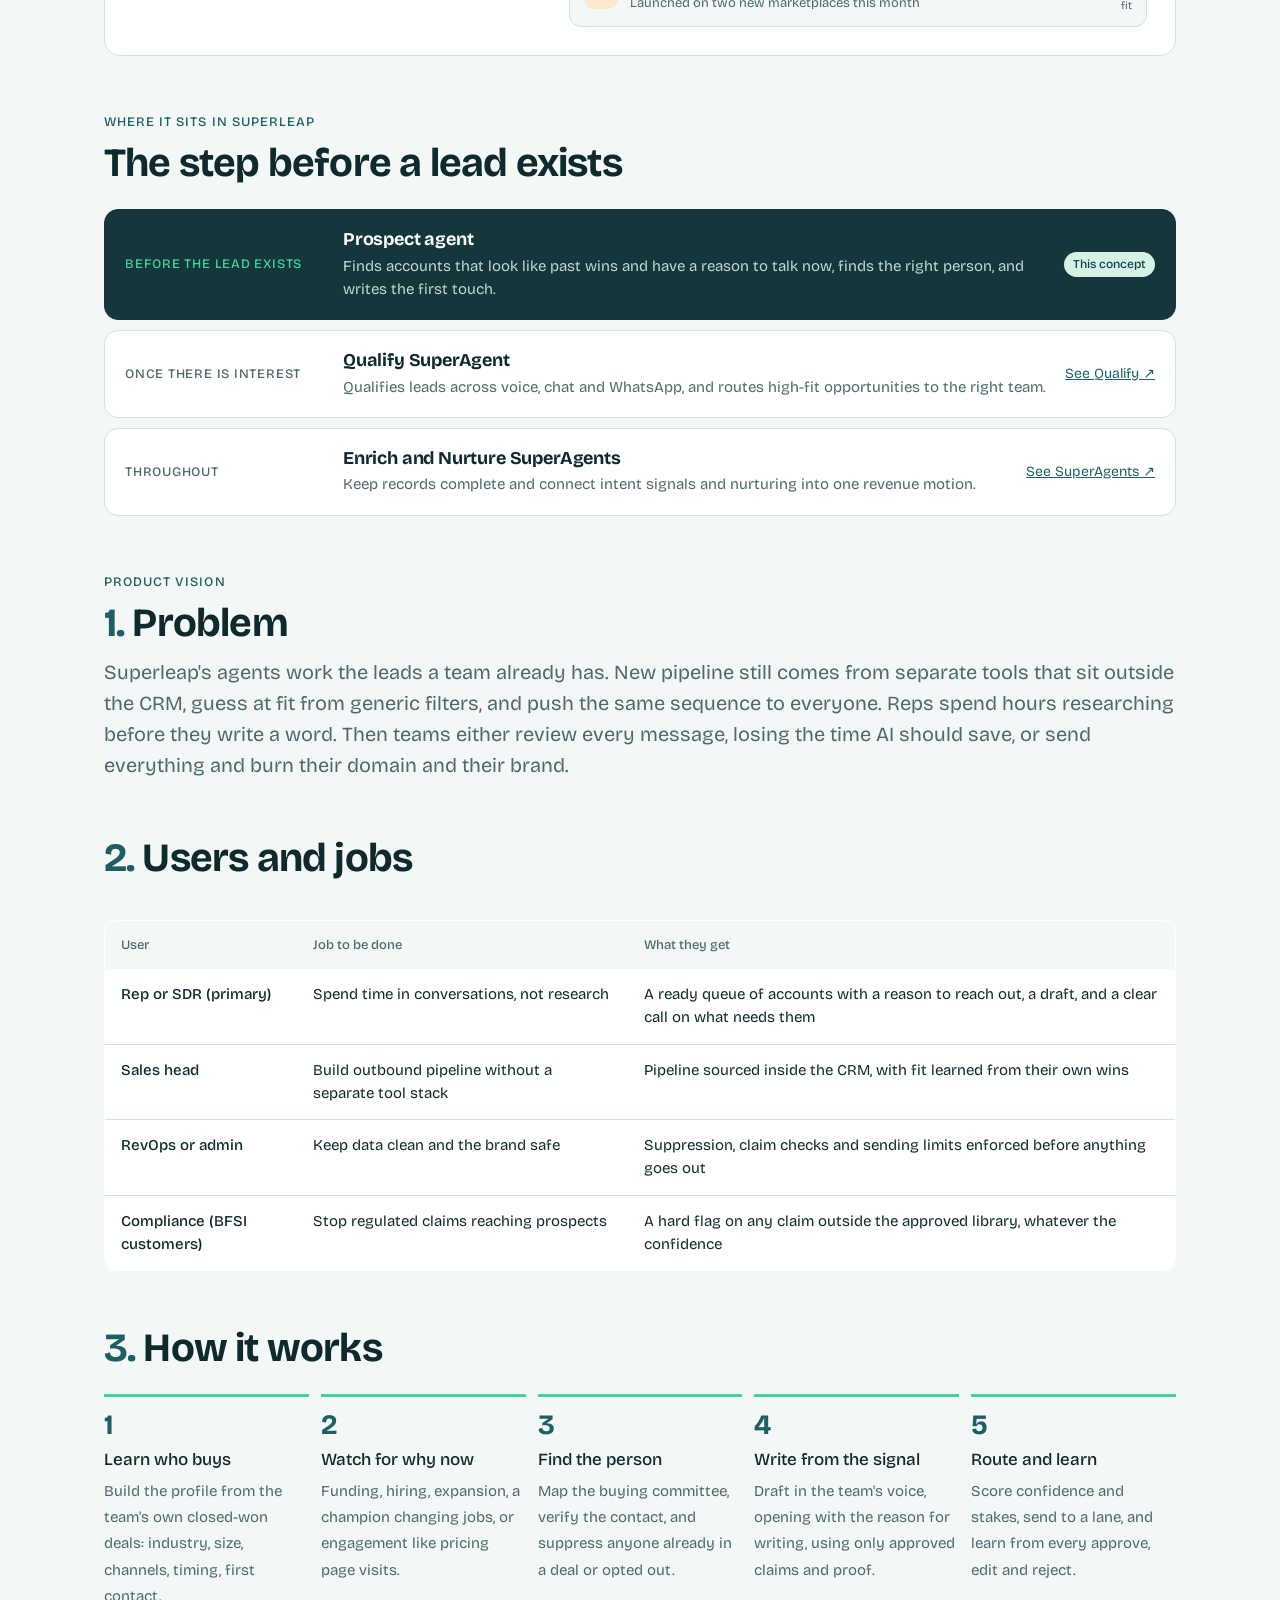
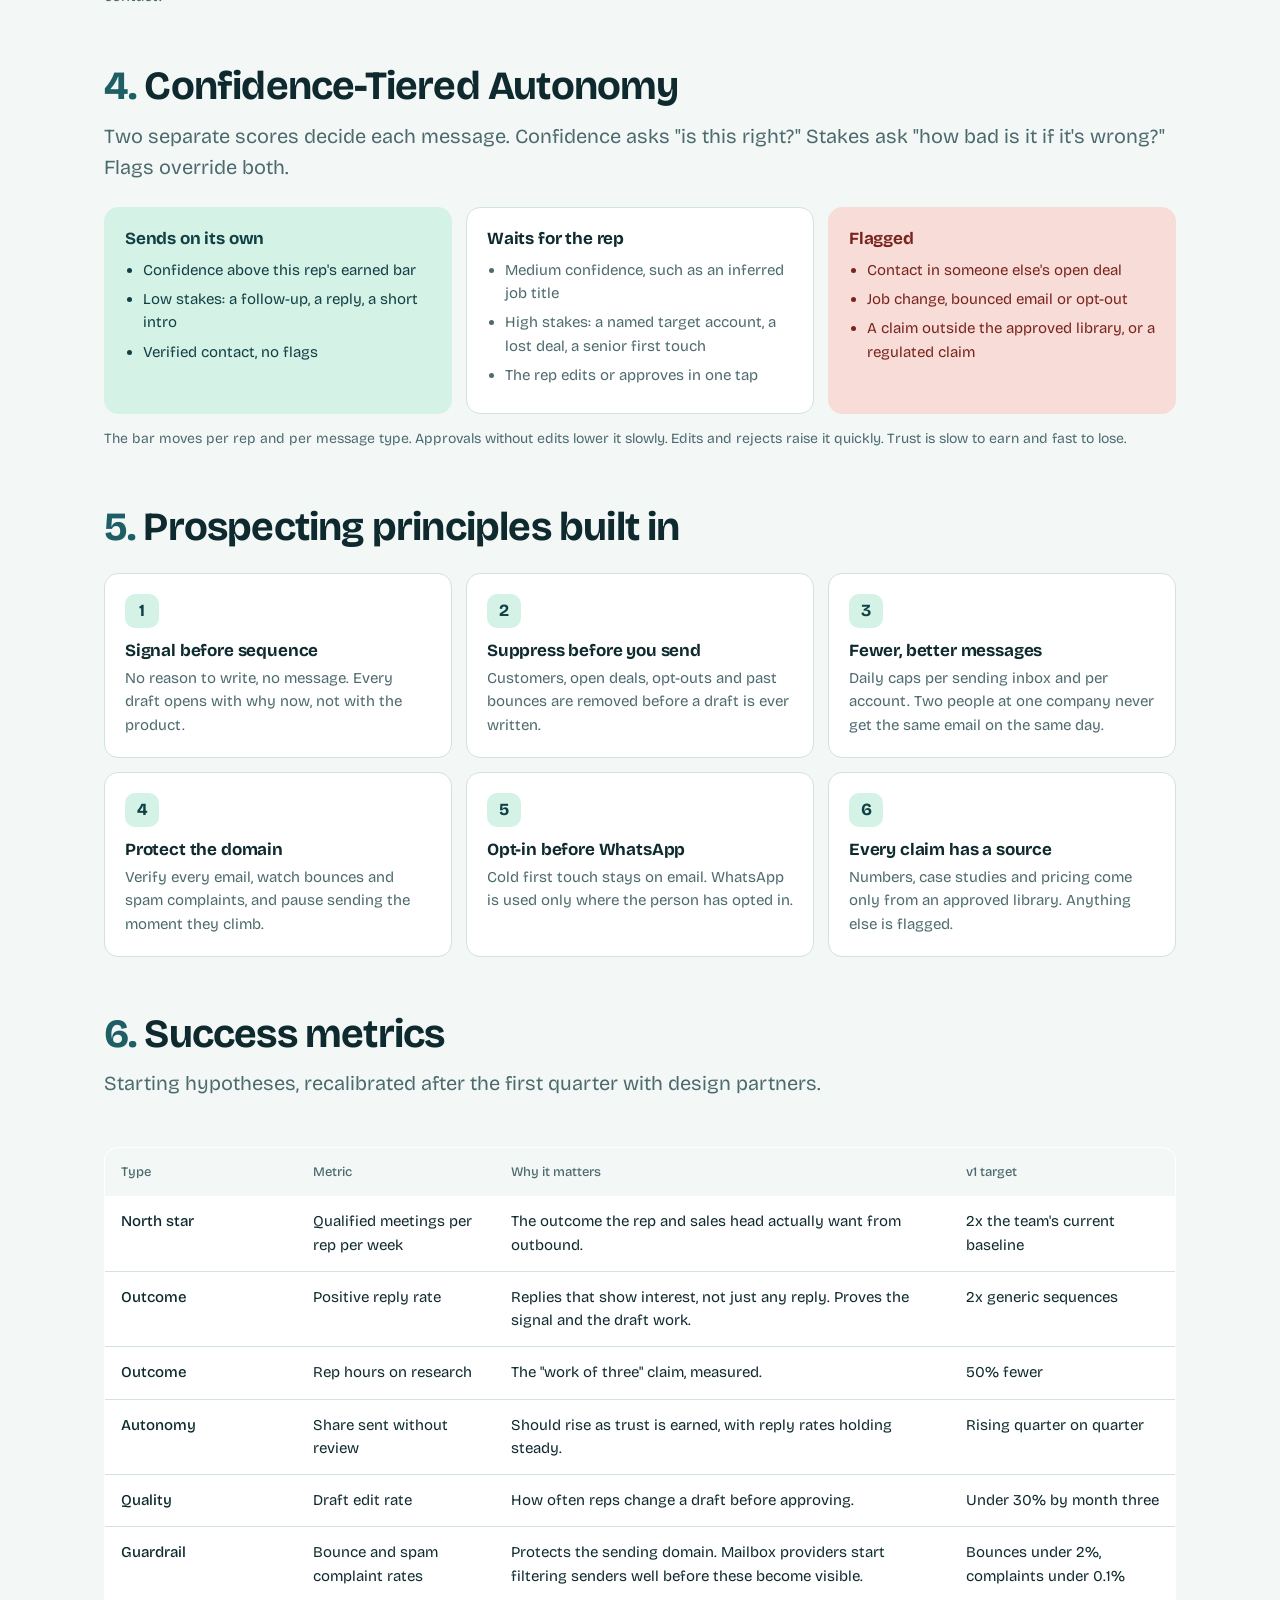
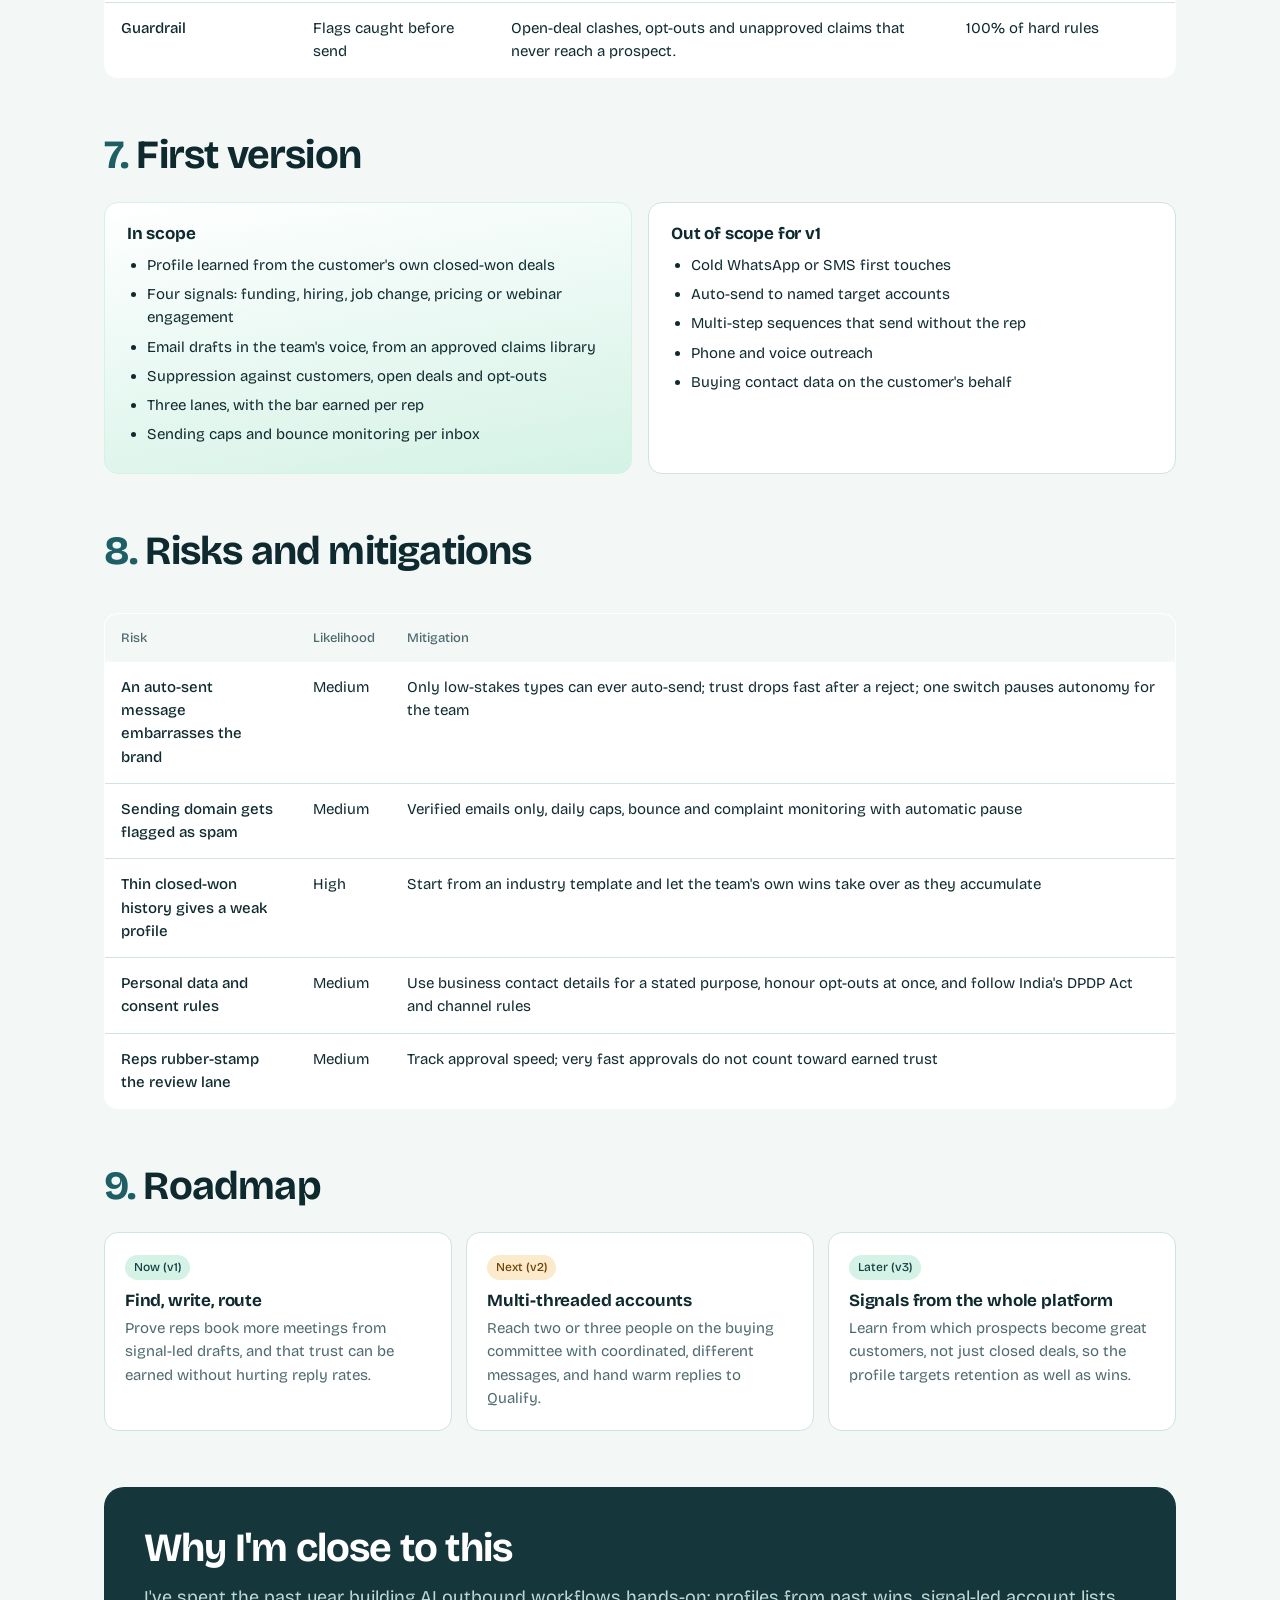
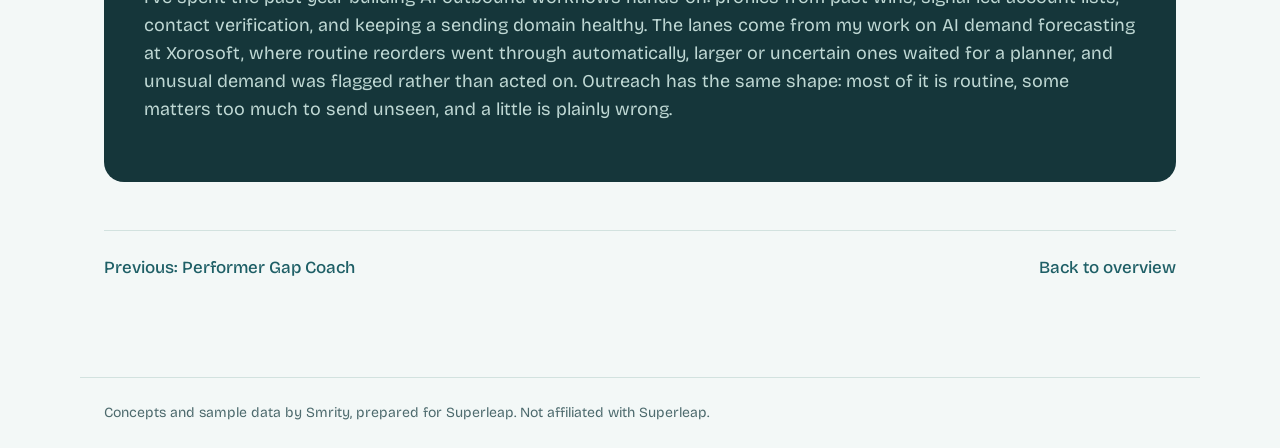
<file: prospect/index.html>
<!DOCTYPE html>
<html lang="en">
<head>
<meta charset="utf-8">
<meta name="viewport" content="width=device-width, initial-scale=1, viewport-fit=cover">
<title>Prospect agent, a concept for Superleap by Smrity</title>
<meta name="description" content="The layer before Qualify SuperAgent: finds new accounts from what the CRM already knows about who buys, writes from a real signal, and earns the right to send on its own.">
<link rel="icon" href="data:image/svg+xml,<svg xmlns='http://www.w3.org/2000/svg' viewBox='0 0 32 32'><clipPath id='r'><rect width='32' height='32' rx='7'/></clipPath><g clip-path='url(%23r)'><rect width='32' height='32' fill='%23111111'/><path d='M0 32 A32 32 0 0 1 32 0 L32 32Z' fill='%2319C584'/><circle cx='22' cy='21.5' r='5.7' fill='%23ffffff'/></g></svg>">
<link rel="preconnect" href="https://fonts.googleapis.com">
<link rel="preconnect" href="https://fonts.gstatic.com" crossorigin>
<link href="https://fonts.googleapis.com/css2?family=Bricolage+Grotesque:opsz,wght@12..96,400;12..96,500;12..96,700&family=Source+Serif+4:ital,opsz,wght@0,8..60,400;0,8..60,600;1,8..60,400&display=swap" rel="stylesheet">
<link rel="stylesheet" href="/styles.css">
<style>
/* Prospect page only. pa- prefix keeps it separate from shared site styles. */
.pa-hero{display:grid;grid-template-columns:1.1fr 1fr;gap:48px;align-items:center;margin-bottom:44px}
.pa-ceo{background:var(--deep);color:#fff;border-radius:20px;padding:34px 34px 28px;position:relative;overflow:hidden}
.pa-ceo::after{content:"";position:absolute;right:-60px;bottom:-60px;width:200px;height:200px;border-radius:50%;background:radial-gradient(circle,rgba(63,211,160,.35),transparent 70%)}
.pa-ceo .kicker{color:var(--mint)}
.pa-ceo blockquote{margin:0;font-family:var(--serif);font-style:italic;font-size:clamp(22px,2.6vw,30px);line-height:1.35;color:#fff;position:relative;z-index:1}
.pa-ceo cite{display:block;margin-top:16px;font-style:normal;font-size:14px;color:var(--on-deep);position:relative;z-index:1}
.pa-hero h2{max-width:17ch}
.pa-hero .lede{margin-top:18px}
.pa-badges{display:flex;gap:8px;flex-wrap:wrap;margin-top:20px}
.pa-badge{font-size:13px;font-weight:500;padding:5px 11px;border-radius:999px;background:var(--teal-bg);color:var(--teal-ink)}
.pa-badge.alt{background:var(--surface);color:var(--muted);border:1px solid var(--line)}

.pa-run{display:grid;grid-template-columns:repeat(5,1fr);gap:8px;margin-bottom:20px}
.pa-step{background:var(--bg);border:1px solid var(--line);border-radius:12px;padding:12px 14px;position:relative}
.pa-step b{display:block;font-size:26px;font-weight:700;letter-spacing:-0.02em;line-height:1.1}
.pa-step span{font-size:13px;color:var(--muted);line-height:1.3;display:block}
.pa-step.last{background:var(--teal-bg);border-color:var(--teal-bg)}
.pa-step.last b,.pa-step.last span{color:var(--teal-ink)}

.pa-views{display:grid;grid-template-columns:repeat(3,1fr);border:1px solid var(--line);border-radius:12px;overflow:hidden;margin-bottom:24px}
.pa-view{border:0;background:var(--bg);color:var(--muted);padding:12px 14px;text-align:left;font-size:14px;line-height:1.3;border-right:1px solid var(--line)}
.pa-view:last-child{border-right:0}
.pa-view b{display:block;color:var(--ink);font-weight:500;font-size:15px}
.pa-view[aria-selected="true"]{background:var(--teal-bg);color:var(--teal-ink)}
.pa-view[aria-selected="true"] b{color:var(--teal-ink)}
.pa-panel[hidden]{display:none}

.pa-find{display:grid;grid-template-columns:1fr 1.4fr;gap:24px}
.pa-card{border:1px solid var(--line);border-radius:14px;padding:16px 18px;background:var(--surface)}
.pa-card h4{margin:0 0 10px;font-size:14px;font-weight:500;color:var(--muted)}
.pa-icp{list-style:none;margin:0;padding:0}
.pa-icp li{display:flex;justify-content:space-between;gap:12px;padding:9px 0;border-bottom:1px solid var(--line);font-size:15px}
.pa-icp li:last-child{border-bottom:0}
.pa-icp em{font-style:normal;font-size:13px;font-weight:500;color:var(--teal-ink);background:var(--teal-bg);padding:2px 8px;border-radius:999px;white-space:nowrap;align-self:center}
.pa-supp{font-size:14px;color:var(--muted);border-left:3px solid var(--mint);padding:4px 0 4px 12px;margin:14px 0 0;max-width:none}
.pa-feed{display:flex;flex-direction:column;gap:8px}
.pa-acct{all:unset;box-sizing:border-box;cursor:pointer;display:grid;grid-template-columns:auto 1fr auto;gap:12px;align-items:center;padding:12px 14px;border:1px solid var(--line);border-radius:12px;background:var(--bg)}
.pa-acct:hover{border-color:var(--teal)}
.pa-acct:focus-visible{outline:2px solid var(--teal);outline-offset:2px}
.pa-av{width:34px;height:34px;border-radius:10px;display:grid;place-items:center;font-weight:700;font-size:14px;background:var(--amber-bg);color:var(--amber-ink)}
.pa-acct b{font-weight:500;display:block;font-size:15px}
.pa-acct small{display:block;font-size:13px;color:var(--muted);line-height:1.35}
.pa-fit{text-align:right}
.pa-fit b{font-size:18px}
.pa-fit small{font-size:11px}
.pa-kind{font-size:11px;font-weight:500;padding:1px 7px;border-radius:999px;background:var(--surface);border:1px solid var(--line);color:var(--muted);margin-left:6px;vertical-align:1px}

.pa-write{display:grid;grid-template-columns:240px 1fr;gap:20px}
.pa-pick{display:flex;flex-direction:column;gap:4px;max-height:560px;overflow:auto}
.pa-pick button{border:1px solid transparent;background:transparent;color:var(--ink);text-align:left;padding:8px 10px;border-radius:8px;font-size:14px;line-height:1.3}
.pa-pick button small{display:block;color:var(--muted);font-size:12px}
.pa-pick button:hover{background:var(--bg)}
.pa-pick button[aria-current="true"]{background:var(--teal-bg);color:var(--teal-ink)}
.pa-pick button[aria-current="true"] small{color:var(--teal-ink)}
.pa-wgrid{display:grid;grid-template-columns:1fr 1fr;gap:14px}
.pa-wgrid .full{grid-column:1/-1}
.pa-why-now{font-size:16px;font-weight:500;margin:0;max-width:none}
.pa-comm{list-style:none;margin:0;padding:0;font-size:14px}
.pa-comm li{padding:6px 0;border-bottom:1px solid var(--line);display:flex;justify-content:space-between;gap:8px}
.pa-comm li:last-child{border-bottom:0}
.pa-comm span{color:var(--muted);font-size:13px;text-align:right}
.pa-draft{font-family:var(--serif);font-size:16px;line-height:1.55;background:var(--bg);border:1px solid var(--line);border-radius:12px;padding:16px 18px;margin:0;max-width:none}
.pa-draft mark{background:var(--teal-bg);color:var(--teal-ink);padding:0 3px;border-radius:3px}
.pa-draft mark.bad{background:var(--red-bg);color:var(--red-ink)}
.pa-meta{display:flex;gap:8px;flex-wrap:wrap;margin-top:10px}
.pa-chip{font-size:12px;font-weight:500;padding:3px 9px;border-radius:999px;background:var(--surface);border:1px solid var(--line);color:var(--muted)}
.pa-seq{list-style:none;margin:0;padding:0;display:grid;grid-template-columns:repeat(4,1fr);gap:8px}
.pa-seq li{border-top:3px solid var(--mint);padding-top:8px;font-size:13px;color:var(--muted)}
.pa-seq li b{display:block;color:var(--ink);font-weight:500;font-size:14px}

.pa-actions{display:flex;gap:8px;flex-wrap:wrap;margin-top:14px}
.pa-actions .btn{padding:7px 14px;font-size:14px}
.pa-status{display:inline-block;font-size:11px;font-weight:500;padding:1px 7px;border-radius:999px;background:var(--surface);color:var(--teal-ink);margin-left:6px}
.lanecol button.done{opacity:.6;text-decoration:line-through}

.pa-layers{display:grid;gap:10px;margin-top:24px}
.pa-layer{display:grid;grid-template-columns:200px 1fr auto;gap:18px;align-items:center;padding:18px 20px;border-radius:14px;border:1px solid var(--line);background:var(--surface)}
.pa-layer .when{font-size:13px;font-weight:500;letter-spacing:.06em;text-transform:uppercase;color:var(--muted)}
.pa-layer h3{font-size:18px}
.pa-layer p{margin:4px 0 0;font-size:15px;color:var(--muted)}
.pa-layer.new{background:var(--deep);border-color:var(--deep)}
.pa-layer.new .when{color:var(--mint)}
.pa-layer.new h3{color:#fff}
.pa-layer.new p{color:var(--on-deep)}

.pa-sec{margin-top:88px}
.pa-sec > h2{margin-bottom:12px}
.pa-num{color:var(--teal);margin-right:8px}
.pa-flow{list-style:none;padding:0;margin:24px 0 0;display:grid;grid-template-columns:repeat(5,1fr);gap:12px;counter-reset:f}
.pa-flow li{counter-increment:f;border-top:3px solid var(--mint);padding-top:14px}
.pa-flow li::before{content:counter(f);font-size:28px;font-weight:700;color:var(--teal);display:block;line-height:1;margin-bottom:8px}
.pa-flow b{display:block;font-weight:500;margin-bottom:4px}
.pa-flow span{font-size:15px;color:var(--muted)}
.pa-tiers{display:grid;grid-template-columns:repeat(3,1fr);gap:14px;margin-top:24px}
.pa-tier{border-radius:14px;padding:20px;border:1px solid var(--line);background:var(--surface)}
.pa-tier h3{font-size:17px;margin-bottom:10px}
.pa-tier ul{margin:0;padding-left:18px;font-size:15px;color:var(--muted)}
.pa-tier li{margin-bottom:6px}
.pa-tier.auto{background:var(--teal-bg);border-color:var(--teal-bg)}
.pa-tier.auto h3,.pa-tier.auto ul{color:var(--teal-ink)}
.pa-tier.anom{background:var(--red-bg);border-color:var(--red-bg)}
.pa-tier.anom h3,.pa-tier.anom ul{color:var(--red-ink)}
.pa-principles{display:grid;grid-template-columns:repeat(3,1fr);gap:14px;margin-top:24px}
.pa-pr{border-radius:14px;padding:20px;background:var(--surface);border:1px solid var(--line)}
.pa-pr .ic{width:34px;height:34px;border-radius:10px;display:grid;place-items:center;background:var(--teal-bg);color:var(--teal-ink);font-weight:700;margin-bottom:12px}
.pa-pr h3{font-size:17px;margin-bottom:6px}
.pa-pr p{font-size:15px;color:var(--muted);margin:0}
.pa-scope{display:grid;grid-template-columns:1fr 1fr;gap:16px;margin-top:24px}
.pa-scope > div{border-radius:14px;padding:20px 22px;border:1px solid var(--line);background:var(--surface)}
.pa-scope h3{font-size:17px;margin-bottom:10px}
.pa-scope ul{margin:0;padding-left:20px;font-size:15px}
.pa-scope li{margin-bottom:6px}
.pa-scope .in{border-color:var(--teal-bg);background:linear-gradient(170deg,var(--surface),var(--teal-bg))}
.pa-road{display:grid;grid-template-columns:repeat(3,1fr);gap:14px;margin-top:24px}
.pa-road > div{border-radius:14px;padding:20px;background:var(--surface);border:1px solid var(--line)}
.pa-road .pill{margin-bottom:10px}
.pa-road h3{font-size:17px;margin-bottom:6px}
.pa-road p{font-size:15px;color:var(--muted);margin:0}
.pa-me{margin-top:88px;background:var(--deep);border-radius:20px;padding:40px}
.pa-me h2{color:#fff}
.pa-me p{color:var(--on-deep);font-size:18px;margin-top:14px;max-width:64ch}

@media (max-width:860px){
  .pa-hero,.pa-find,.pa-write,.pa-wgrid,.pa-scope{grid-template-columns:1fr}
  .pa-run{grid-template-columns:repeat(2,1fr)}
  .pa-run .pa-step.last{grid-column:1/-1}
  .pa-views{grid-template-columns:1fr}
  .pa-view{border-right:0;border-bottom:1px solid var(--line)}
  .pa-view:last-child{border-bottom:0}
  .pa-pick{flex-direction:row;overflow-x:auto;max-height:none}
  .pa-pick button{flex:0 0 auto}
  .pa-seq{grid-template-columns:1fr 1fr}
  .pa-flow{grid-template-columns:1fr 1fr}
  .pa-tiers,.pa-principles,.pa-road{grid-template-columns:1fr}
  .pa-layer{grid-template-columns:1fr;gap:6px}
  .pa-me{padding:28px}
}
</style>
</head>
<body>
<header class="top">
  <div class="top-inner">
    <a class="brand" href="/">Smrity <span>for Superleap</span></a>
    <nav class="nav" aria-label="Pages">
      <a href="/">Overview</a>
      <a href="/scanner/">Migration Scanner</a>
      <a href="/coach/">Performer Gap Coach</a>
      <a href="/prospect/" aria-current="page">Prospect agent</a>
    </nav>
    <a class="port-link" href="https://smritybuilds.com" target="_blank" rel="noopener">smritybuilds.com <span aria-hidden="true">&#8599;</span></a>
  </div>
</header>

<main>
<section class="page" id="prospect">

  <!-- Opening -->
  <div class="pa-hero">
    <div class="pa-ceo">
      <p class="kicker">Where this starts</p>
      <blockquote>"AI can help one person do the work of three, without them outsourcing their thinking."</blockquote>
      <cite>Subham Kumar Boundia, Co-founder and CEO, Superleap</cite>
    </div>
    <div>
      <p class="kicker">Concept 3 &middot; The layer before Qualify SuperAgent</p>
      <h2>Prospect agent: new pipeline, from what your CRM already knows</h2>
      <p class="lede">A rep today is three people: a researcher finding accounts, an SDR writing to them, and the judge of what is safe to send. The agent does the first two from the team's own closed-won history. The rep keeps the judgement, and hands it over only as the agent earns it.</p>
      <div class="pa-badges">
        <span class="pa-badge">Signal before sequence</span>
        <span class="pa-badge">Confidence-Tiered Autonomy</span>
      </div>
    </div>
  </div>

  <!-- Prototype -->
  <div class="demo">
    <div class="demo-bar">
      <h3>This morning's run</h3>
      <span class="sample">Sample customer: a payments platform's mid-market sales team selling to D2C brands, edtechs and lenders. All companies are fictional.</span>
    </div>

    <div class="pa-run" aria-label="Funnel for this morning's run">
      <div class="pa-step"><b>1,240</b><span>accounts watched for signals</span></div>
      <div class="pa-step"><b>38</b><span>match the profile and have a fresh signal</span></div>
      <div class="pa-step"><b>22</b><span>with a verified person to write to</span></div>
      <div class="pa-step"><b>10</b><span>drafts in the sample queue</span></div>
      <div class="pa-step last"><b id="runAuto">2</b><span>can send on their own today</span></div>
    </div>

    <div class="pa-views" role="tablist" aria-label="The three jobs">
      <button class="pa-view" role="tab" id="tab-find" aria-controls="p-find" aria-selected="true"><b>1 &middot; Find</b>The researcher&rsquo;s job</button>
      <button class="pa-view" role="tab" id="tab-write" aria-controls="p-write" aria-selected="false" tabindex="-1"><b>2 &middot; Write</b>The SDR&rsquo;s job</button>
      <button class="pa-view" role="tab" id="tab-route" aria-controls="p-route" aria-selected="false" tabindex="-1"><b>3 &middot; Route</b>The rep&rsquo;s judgement, earned over time</button>
    </div>

    <!-- Find -->
    <div class="pa-panel" id="p-find" role="tabpanel" aria-labelledby="tab-find">
      <div class="pa-find">
        <div>
          <div class="pa-card">
            <h4>Who buys, learned from 46 closed-won deals</h4>
            <ul class="pa-icp">
              <li>D2C, edtech or NBFC, 50 to 500 people <em>78% of wins</em></li>
              <li>Raised funding in the last 90 days <em>2.4x win rate</em></li>
              <li>Selling on 2 or more channels <em>1.9x win rate</em></li>
              <li>Finance or ops head as first contact <em>3 of 4 wins</em></li>
              <li>Hiring finance, ops or counsellor roles <em>1.6x win rate</em></li>
            </ul>
            <p class="pa-supp">Kept out before anyone writes: 4 existing customers, 2 contacts in open deals, 1 on the do-not-contact list, 3 with bounced emails last quarter.</p>
          </div>
        </div>
        <div>
          <div class="demo-bar" style="margin-bottom:12px"><h3 style="font-size:16px">Why now: accounts with a fresh signal</h3><span class="small muted">Select one to see the draft</span></div>
          <div class="pa-feed" id="feed"></div>
        </div>
      </div>
    </div>

    <!-- Write -->
    <div class="pa-panel" id="p-write" role="tabpanel" aria-labelledby="tab-write" hidden>
      <div class="pa-write">
        <nav class="pa-pick" id="pick" aria-label="Drafts"></nav>
        <div id="writeView"></div>
      </div>
    </div>

    <!-- Route -->
    <div class="pa-panel" id="p-route" role="tabpanel" aria-labelledby="tab-route" hidden>
      <div class="pro-wrap">
        <div>
          <div class="slider">
            <label for="trust">Drafts this rep has approved without edits: <b id="trustval">60%</b></label>
            <input type="range" id="trust" min="50" max="95" step="1" value="60">
            <span class="small muted">Autonomy is earned. Approve drafts below and watch the bar for sending on its own drop, and the green zone grow.</span>
          </div>
          <svg class="matrix" id="matrix" viewBox="0 0 520 380" width="100%" role="img" aria-label="Scatter plot of drafted messages by confidence and stakes, with the zone that sends on its own shaded"></svg>
          <div class="legend"><span><i style="background:var(--teal)"></i>Sends on its own</span><span><i style="background:var(--amber)"></i>Waits for the rep</span><span><i style="background:var(--red);border-radius:2px"></i>Flagged</span></div>
        </div>
        <div>
          <div class="detail" id="detail" aria-live="polite">
            <span class="muted small">Select any message on the chart or in the lanes to see why it was routed there, then approve, edit or reject it.</span>
          </div>
        </div>
      </div>
      <div class="lanecols">
        <div class="lanecol auto"><h4>Sends on its own</h4><div id="lAuto"></div></div>
        <div class="lanecol review"><h4>Waits for the rep</h4><div id="lReview"></div></div>
        <div class="lanecol anom"><h4>Flagged to look at</h4><div id="lAnom"></div></div>
      </div>
    </div>
  </div>

  <!-- Where it sits -->
  <div class="pa-sec">
    <p class="kicker">Where it sits in Superleap</p>
    <h2>The step before a lead exists</h2>
    <div class="pa-layers">
      <div class="pa-layer new">
        <span class="when">Before the lead exists</span>
        <div><h3>Prospect agent</h3><p>Finds accounts that look like past wins and have a reason to talk now, finds the right person, and writes the first touch.</p></div>
        <span class="pill done">This concept</span>
      </div>
      <div class="pa-layer">
        <span class="when">Once there is interest</span>
        <div><h3>Qualify SuperAgent</h3><p>Qualifies leads across voice, chat and WhatsApp, and routes high-fit opportunities to the right team.</p></div>
        <a class="small" href="https://superleap.com/qualify-superagent" target="_blank" rel="noopener">See Qualify &#8599;</a>
      </div>
      <div class="pa-layer">
        <span class="when">Throughout</span>
        <div><h3>Enrich and Nurture SuperAgents</h3><p>Keep records complete and connect intent signals and nurturing into one revenue motion.</p></div>
        <a class="small" href="https://superleap.com/superagents" target="_blank" rel="noopener">See SuperAgents &#8599;</a>
      </div>
    </div>
  </div>

  <!-- PRD vision -->
  <div class="pa-sec">
    <p class="kicker">Product vision</p>
    <h2><span class="pa-num">1.</span>Problem</h2>
    <p class="lede">Superleap's agents work the leads a team already has. New pipeline still comes from separate tools that sit outside the CRM, guess at fit from generic filters, and push the same sequence to everyone. Reps spend hours researching before they write a word. Then teams either review every message, losing the time AI should save, or send everything and burn their domain and their brand.</p>
  </div>

  <div class="pa-sec">
    <h2><span class="pa-num">2.</span>Users and jobs</h2>
    <div class="tablebox">
      <table class="compare">
        <thead><tr><th>User</th><th>Job to be done</th><th>What they get</th></tr></thead>
        <tbody>
          <tr><th>Rep or SDR (primary)</th><td>Spend time in conversations, not research</td><td class="new">A ready queue of accounts with a reason to reach out, a draft, and a clear call on what needs them</td></tr>
          <tr><th>Sales head</th><td>Build outbound pipeline without a separate tool stack</td><td class="new">Pipeline sourced inside the CRM, with fit learned from their own wins</td></tr>
          <tr><th>RevOps or admin</th><td>Keep data clean and the brand safe</td><td class="new">Suppression, claim checks and sending limits enforced before anything goes out</td></tr>
          <tr><th>Compliance (BFSI customers)</th><td>Stop regulated claims reaching prospects</td><td class="new">A hard flag on any claim outside the approved library, whatever the confidence</td></tr>
        </tbody>
      </table>
    </div>
  </div>

  <div class="pa-sec">
    <h2><span class="pa-num">3.</span>How it works</h2>
    <ol class="pa-flow">
      <li><b>Learn who buys</b><span>Build the profile from the team's own closed-won deals: industry, size, channels, timing, first contact.</span></li>
      <li><b>Watch for why now</b><span>Funding, hiring, expansion, a champion changing jobs, or engagement like pricing page visits.</span></li>
      <li><b>Find the person</b><span>Map the buying committee, verify the contact, and suppress anyone already in a deal or opted out.</span></li>
      <li><b>Write from the signal</b><span>Draft in the team's voice, opening with the reason for writing, using only approved claims and proof.</span></li>
      <li><b>Route and learn</b><span>Score confidence and stakes, send to a lane, and learn from every approve, edit and reject.</span></li>
    </ol>
  </div>

  <div class="pa-sec">
    <h2><span class="pa-num">4.</span>Confidence-Tiered Autonomy</h2>
    <p class="lede">Two separate scores decide each message. Confidence asks "is this right?" Stakes ask "how bad is it if it's wrong?" Flags override both.</p>
    <div class="pa-tiers">
      <div class="pa-tier auto"><h3>Sends on its own</h3><ul><li>Confidence above this rep's earned bar</li><li>Low stakes: a follow-up, a reply, a short intro</li><li>Verified contact, no flags</li></ul></div>
      <div class="pa-tier"><h3>Waits for the rep</h3><ul><li>Medium confidence, such as an inferred job title</li><li>High stakes: a named target account, a lost deal, a senior first touch</li><li>The rep edits or approves in one tap</li></ul></div>
      <div class="pa-tier anom"><h3>Flagged</h3><ul><li>Contact in someone else's open deal</li><li>Job change, bounced email or opt-out</li><li>A claim outside the approved library, or a regulated claim</li></ul></div>
    </div>
    <p class="small muted" style="margin-top:14px">The bar moves per rep and per message type. Approvals without edits lower it slowly. Edits and rejects raise it quickly. Trust is slow to earn and fast to lose.</p>
  </div>

  <div class="pa-sec">
    <h2><span class="pa-num">5.</span>Prospecting principles built in</h2>
    <div class="pa-principles">
      <div class="pa-pr"><div class="ic">1</div><h3>Signal before sequence</h3><p>No reason to write, no message. Every draft opens with why now, not with the product.</p></div>
      <div class="pa-pr"><div class="ic">2</div><h3>Suppress before you send</h3><p>Customers, open deals, opt-outs and past bounces are removed before a draft is ever written.</p></div>
      <div class="pa-pr"><div class="ic">3</div><h3>Fewer, better messages</h3><p>Daily caps per sending inbox and per account. Two people at one company never get the same email on the same day.</p></div>
      <div class="pa-pr"><div class="ic">4</div><h3>Protect the domain</h3><p>Verify every email, watch bounces and spam complaints, and pause sending the moment they climb.</p></div>
      <div class="pa-pr"><div class="ic">5</div><h3>Opt-in before WhatsApp</h3><p>Cold first touch stays on email. WhatsApp is used only where the person has opted in.</p></div>
      <div class="pa-pr"><div class="ic">6</div><h3>Every claim has a source</h3><p>Numbers, case studies and pricing come only from an approved library. Anything else is flagged.</p></div>
    </div>
  </div>

  <div class="pa-sec">
    <h2><span class="pa-num">6.</span>Success metrics</h2>
    <p class="lede">Starting hypotheses, recalibrated after the first quarter with design partners.</p>
    <div class="tablebox">
      <table class="compare">
        <thead><tr><th>Type</th><th>Metric</th><th>Why it matters</th><th>v1 target</th></tr></thead>
        <tbody>
          <tr><th>North star</th><td>Qualified meetings per rep per week</td><td>The outcome the rep and sales head actually want from outbound.</td><td class="new">2x the team's current baseline</td></tr>
          <tr><th>Outcome</th><td>Positive reply rate</td><td>Replies that show interest, not just any reply. Proves the signal and the draft work.</td><td class="new">2x generic sequences</td></tr>
          <tr><th>Outcome</th><td>Rep hours on research</td><td>The "work of three" claim, measured.</td><td class="new">50% fewer</td></tr>
          <tr><th>Autonomy</th><td>Share sent without review</td><td>Should rise as trust is earned, with reply rates holding steady.</td><td class="new">Rising quarter on quarter</td></tr>
          <tr><th>Quality</th><td>Draft edit rate</td><td>How often reps change a draft before approving.</td><td class="new">Under 30% by month three</td></tr>
          <tr><th>Guardrail</th><td>Bounce and spam complaint rates</td><td>Protects the sending domain. Mailbox providers start filtering senders well before these become visible.</td><td class="new">Bounces under 2%, complaints under 0.1%</td></tr>
          <tr><th>Guardrail</th><td>Flags caught before send</td><td>Open-deal clashes, opt-outs and unapproved claims that never reach a prospect.</td><td class="new">100% of hard rules</td></tr>
        </tbody>
      </table>
    </div>
  </div>

  <div class="pa-sec">
    <h2><span class="pa-num">7.</span>First version</h2>
    <div class="pa-scope">
      <div class="in">
        <h3>In scope</h3>
        <ul>
          <li>Profile learned from the customer's own closed-won deals</li>
          <li>Four signals: funding, hiring, job change, pricing or webinar engagement</li>
          <li>Email drafts in the team's voice, from an approved claims library</li>
          <li>Suppression against customers, open deals and opt-outs</li>
          <li>Three lanes, with the bar earned per rep</li>
          <li>Sending caps and bounce monitoring per inbox</li>
        </ul>
      </div>
      <div>
        <h3>Out of scope for v1</h3>
        <ul>
          <li>Cold WhatsApp or SMS first touches</li>
          <li>Auto-send to named target accounts</li>
          <li>Multi-step sequences that send without the rep</li>
          <li>Phone and voice outreach</li>
          <li>Buying contact data on the customer's behalf</li>
        </ul>
      </div>
    </div>
  </div>

  <div class="pa-sec">
    <h2><span class="pa-num">8.</span>Risks and mitigations</h2>
    <div class="tablebox">
      <table class="compare">
        <thead><tr><th>Risk</th><th>Likelihood</th><th>Mitigation</th></tr></thead>
        <tbody>
          <tr><th>An auto-sent message embarrasses the brand</th><td>Medium</td><td>Only low-stakes types can ever auto-send; trust drops fast after a reject; one switch pauses autonomy for the team</td></tr>
          <tr><th>Sending domain gets flagged as spam</th><td>Medium</td><td>Verified emails only, daily caps, bounce and complaint monitoring with automatic pause</td></tr>
          <tr><th>Thin closed-won history gives a weak profile</th><td>High</td><td>Start from an industry template and let the team's own wins take over as they accumulate</td></tr>
          <tr><th>Personal data and consent rules</th><td>Medium</td><td>Use business contact details for a stated purpose, honour opt-outs at once, and follow India's DPDP Act and channel rules</td></tr>
          <tr><th>Reps rubber-stamp the review lane</th><td>Medium</td><td>Track approval speed; very fast approvals do not count toward earned trust</td></tr>
        </tbody>
      </table>
    </div>
  </div>

  <div class="pa-sec">
    <h2><span class="pa-num">9.</span>Roadmap</h2>
    <div class="pa-road">
      <div><span class="pill done">Now (v1)</span><h3>Find, write, route</h3><p>Prove reps book more meetings from signal-led drafts, and that trust can be earned without hurting reply rates.</p></div>
      <div><span class="pill review">Next (v2)</span><h3>Multi-threaded accounts</h3><p>Reach two or three people on the buying committee with coordinated, different messages, and hand warm replies to Qualify.</p></div>
      <div><span class="pill auto">Later (v3)</span><h3>Signals from the whole platform</h3><p>Learn from which prospects become great customers, not just closed deals, so the profile targets retention as well as wins.</p></div>
    </div>
  </div>

  <div class="pa-me">
    <h2>Why I'm close to this</h2>
    <p>I've spent the past year building AI outbound workflows hands-on: profiles from past wins, signal-led account lists, contact verification, and keeping a sending domain healthy. The lanes come from my work on AI demand forecasting at Xorosoft, where routine reorders went through automatically, larger or uncertain ones waited for a planner, and unusual demand was flagged rather than acted on. Outreach has the same shape: most of it is routine, some matters too much to send unseen, and a little is plainly wrong.</p>
  </div>

  <div class="next"><a href="/coach/">Previous: Performer Gap Coach</a><a href="/">Back to overview</a></div>
</section>
</main>
<footer>Concepts and sample data by Smrity, prepared for Superleap. Not affiliated with Superleap.</footer>

<script>
(function(){
  function esc(s){ return String(s).replace(/[&<>"]/g, function(c){ return {'&':'&amp;','<':'&lt;','>':'&gt;','"':'&quot;'}[c]; }); }

  /* ---------- sample queue ---------- */
  var msgs = [
    { acct:'Brewline Coffee', who:'Rohan Kapoor', role:'Co-founder', kind:'First touch', fit:90,
      signal:'Raised a Series A three days ago', ch:'Email',
      comm:[['Rohan Kapoor, Co-founder','Champion'],['Finance head (hiring now)','Economic buyer, later'],['Ops manager','Day-to-day user']],
      draft:'Hi Rohan, congratulations on the <mark>Series A</mark>. Coffee brands at this stage usually add marketplaces and cafe counters next, and payments get messy across them. Happy to share how two brands your size keep settlements in one place?',
      seq:true, c:79, s:28, why:'Funding is the strongest signal in past wins, and the company matches 14 closed-won lookalikes. A short intro to a founder is low stakes.' },
    { acct:'Kaveri Naturals', who:'Neha Iyer', role:'Finance lead', kind:'Follow-up', fit:91,
      signal:'Opened the pricing page twice since Tuesday', ch:'Email',
      comm:[['Neha Iyer, Finance lead','Champion'],['CEO','Economic buyer']],
      draft:'Hi Neha, saw you were back on <mark>our pricing page</mark>. D2C brands your size usually ask about settlement times and COD reconciliation first, so here is a one-page breakdown of both. Worth 15 minutes this week?',
      seq:false, c:92, s:20, why:'Strong fit, fresh engagement, verified email, and it is a follow-up to an existing conversation, not a first touch.' },
    { acct:'Northstar Finance', who:'Arjun Rao', role:'VP Payments', kind:'First touch', fit:88,
      signal:'Announced 12 new branches this quarter', ch:'Email',
      comm:[['Arjun Rao, VP Payments','Champion'],['CFO','Economic buyer'],['Head of IT','Technical evaluator'],['Compliance head','Must approve']],
      draft:'Arjun, congratulations on the <mark>12 new branches</mark>. Lenders scaling branch collections often find reconciliation gaps between UPI and NACH. Our case study with a lender of similar size is attached. Open to comparing notes?',
      seq:true, c:81, s:78, why:'Strong fit, but this is a named target account where a weak first impression is costly. High stakes always go to the rep, whatever the confidence.' },
    { acct:'Learnly', who:'Kabir Shah', role:'Head of Operations', kind:'Follow-up', fit:84,
      signal:'Attended 40 of 45 minutes of Tuesday’s webinar and asked about fee EMIs', ch:'Email',
      comm:[['Kabir Shah, Head of Operations','Champion'],['Founder','Economic buyer']],
      draft:'Hi Kabir, thanks for <mark>your question on fee EMIs</mark> in Tuesday’s session. Here is the three-minute walkthrough of how edtechs set up EMI at checkout. Happy to show it on your own fee plans.',
      seq:false, c:86, s:30, why:'Engaged attendee who asked a direct question. A routine, low-risk follow-up.' },
    { acct:'Brightpath Academy', who:'Sana Qureshi', role:'Head of Admissions (inferred)', kind:'First touch', fit:82,
      signal:'Hiring 40 admission counsellors across six cities', ch:'Email',
      comm:[['Sana Qureshi, Head of Admissions','Likely champion, role unverified'],['Director','Economic buyer']],
      draft:'Hi Sana, saw Brightpath is <mark>hiring 40 counsellors</mark>. As admissions scale, fee collection is often the next bottleneck. Would it help to see how academies collect fees by payment link?',
      seq:true, c:74, s:42, why:'The hiring signal is strong, but the contact’s role is inferred from a profile, not verified. Moderate confidence.' },
    { acct:'Zestly Foods', who:'Priya Menon', role:'CFO', kind:'First touch', fit:86,
      signal:'Visited the integrations page twice', ch:'Email',
      comm:[['Priya Menon, CFO','In an open deal']],
      draft:'Hi Priya, noticed interest in <mark>our integrations</mark>. Happy to walk through how they work with your stack.',
      seq:false, c:88, s:55, flag:'Priya is already in an open deal owned by Rohit. Sending would cross wires, so the agent adds the signal to Rohit’s deal instead of writing.' },
    { acct:'Urban Threads', who:'Dev Malhotra', role:'Founder', kind:'Re-engage', fit:79,
      signal:'Lost in March 2025 on price. A new tier now fits their volume', ch:'Email',
      comm:[['Dev Malhotra, Founder','Past champion'],['Finance manager','Economic buyer']],
      draft:'Hi Dev, when we spoke last March, <mark>pricing didn’t work at your volumes</mark>. We have since launched a tier for brands under ₹5 crore monthly GMV. Worth a fresh look?',
      seq:true, c:58, s:60, why:'Lost on price last year. The new angle may land, but tone matters with a past no, so the rep should shape it.' },
    { acct:'Harbor Retail', who:'Vikram Joshi', role:'Former champion, changed jobs', kind:'First touch', fit:80,
      signal:'Vikram, a champion at a current customer, joined Harbor Retail last week', ch:'Email',
      comm:[['Vikram Joshi, new role unconfirmed','Past champion']],
      draft:'Hi Vikram, congratulations on <mark>the move to Harbor Retail</mark>. Would love to help you set things up there the way we did at your last team.',
      seq:false, c:70, s:35, flag:'A champion who changes jobs is a great signal, but the email on file still belongs to his old company and his new role is not confirmed. The rep should confirm before anything is sent.' },
    { acct:'Tinytots Learning', who:'Ritu Bansal', role:'Founder', kind:'Reply', fit:83,
      signal:'Asked on website chat: do you support recurring tuition fees?', ch:'Email',
      comm:[['Ritu Bansal, Founder','Champion and buyer']],
      draft:'Hi Ritu, yes. <mark>Recurring tuition fees</mark> work through autopay mandates, and parents can approve in one step on UPI. Here is a two-minute setup guide. Shall I set up a sandbox for your team?',
      seq:false, c:95, s:25, why:'Answers a direct question with approved product facts. The safest kind of message there is.' },
    { acct:'Glow Basket', who:'Ananya Das', role:'Head of Growth', kind:'First touch', fit:85,
      signal:'Launched on two new marketplaces this month', ch:'Email',
      comm:[['Ananya Das, Head of Growth','Champion'],['CFO','Economic buyer']],
      draft:'Hi Ananya, congrats on <mark>the two new marketplaces</mark>. We offer <mark class="bad">the lowest fees in India</mark>, so you keep more of every order. Quick call?',
      seq:true, c:83, s:48, flag:'The draft claims "the lowest fees in India", which is not in the approved claims library. Unverifiable claims are blocked before send, whatever the confidence.' }
  ];

  /* ---------- tabs ---------- */
  var tabs = Array.prototype.slice.call(document.querySelectorAll('.pa-view'));
  function selectTab(id){
    tabs.forEach(function(t){
      var on = t.id === id;
      t.setAttribute('aria-selected', on ? 'true' : 'false');
      t.tabIndex = on ? 0 : -1;
      document.getElementById(t.getAttribute('aria-controls')).hidden = !on;
    });
  }
  tabs.forEach(function(t, i){
    t.addEventListener('click', function(){ selectTab(t.id); });
    t.addEventListener('keydown', function(e){
      var d = e.key === 'ArrowRight' || e.key === 'ArrowDown' ? 1 : e.key === 'ArrowLeft' || e.key === 'ArrowUp' ? -1 : 0;
      if (!d) return;
      e.preventDefault();
      var n = tabs[(i + d + tabs.length) % tabs.length];
      n.focus(); selectTab(n.id);
    });
  });

  /* ---------- find ---------- */
  var feed = document.getElementById('feed');
  msgs.forEach(function(m, i){
    var b = document.createElement('button');
    b.className = 'pa-acct';
    b.innerHTML = '<span class="pa-av" aria-hidden="true">' + esc(m.acct.charAt(0)) + '</span>' +
      '<span><b>' + esc(m.acct) + '<span class="pa-kind">' + esc(m.kind) + '</span></b><small>' + esc(m.signal) + '</small></span>' +
      '<span class="pa-fit"><b>' + m.fit + '</b><small class="muted"> fit</small></span>';
    b.addEventListener('click', function(){ showWrite(i); selectTab('tab-write'); });
    feed.appendChild(b);
  });

  /* ---------- write ---------- */
  var pick = document.getElementById('pick');
  var writeView = document.getElementById('writeView');
  var cur = 0;
  msgs.forEach(function(m, i){
    var b = document.createElement('button');
    b.innerHTML = esc(m.acct) + '<small>' + esc(m.kind) + '</small>';
    b.addEventListener('click', function(){ showWrite(i); });
    pick.appendChild(b);
  });
  function showWrite(i){
    cur = i;
    var m = msgs[i];
    Array.prototype.forEach.call(pick.children, function(b, j){ b.setAttribute('aria-current', j === i ? 'true' : 'false'); });
    var comm = m.comm.map(function(c){ return '<li>' + esc(c[0]) + '<span>' + esc(c[1]) + '</span></li>'; }).join('');
    var seq = m.seq
      ? '<ul class="pa-seq"><li><b>Day 1</b>This email</li><li><b>Day 3</b>Rep views profile and connects</li><li><b>Day 6</b>Short follow-up with one useful link</li><li><b>Day 10</b>Polite last note</li></ul>'
      : '<p class="small muted" style="margin:0">Single message. It answers or continues an existing conversation, so no sequence follows.</p>';
    writeView.innerHTML =
      '<div class="pa-wgrid">' +
        '<div class="pa-card full"><h4>Why now</h4><p class="pa-why-now">' + esc(m.signal) + '</p>' +
          '<div class="pa-meta"><span class="pa-chip">Fit ' + m.fit + ' of 100</span><span class="pa-chip">' + esc(m.kind) + '</span><span class="pa-chip">' + esc(m.ch) + ' first</span></div></div>' +
        '<div class="pa-card"><h4>Writing to</h4><p style="margin:0 0 4px;font-weight:500">' + esc(m.who) + '</p><p class="small muted" style="margin:0">' + esc(m.role) + ' at ' + esc(m.acct) + '</p></div>' +
        '<div class="pa-card"><h4>Buying committee</h4><ul class="pa-comm">' + comm + '</ul></div>' +
        '<div class="pa-card full"><h4>Draft, opening with the signal</h4><p class="pa-draft">' + m.draft + '</p></div>' +
        '<div class="pa-card full"><h4>What happens next</h4>' + seq +
          '<div class="pa-actions"><button class="btn" id="toRoute">See how it is routed</button></div></div>' +
      '</div>';
    document.getElementById('toRoute').addEventListener('click', function(){ selectTab('tab-route'); select(i); });
  }
  showWrite(0);

  /* ---------- route ---------- */
  var NS = 'http://www.w3.org/2000/svg';
  function el(name, attrs){ var e = document.createElementNS(NS, name); for (var k in attrs) e.setAttribute(k, attrs[k]); return e; }
  var mx = document.getElementById('matrix');
  var MX = function(c){ return 50 + (c - 40) / 60 * 450; };
  var MY = function(s){ return 330 - s / 100 * 300; };
  function laneOf(m, T){ if (m.flag) return 'anom'; if (m.c >= T && m.s < 50) return 'auto'; return 'review'; }
  var colors = {auto:'var(--teal)', review:'var(--amber)', anom:'var(--red)'};
  var laneName = {auto:'Sends on its own', review:'Waits for the rep', anom:'Flagged to look at'};
  var zone = el('rect', {fill:'var(--teal-bg)', opacity:0.8});
  mx.appendChild(zone);
  [40,60,80,100].forEach(function(c){
    mx.appendChild(el('line', {x1:MX(c), x2:MX(c), y1:30, y2:330, stroke:'var(--line)'}));
    var t = el('text', {x:MX(c), y:350, 'text-anchor':'middle'}); t.textContent = c + '%'; mx.appendChild(t);
  });
  [0,50,100].forEach(function(s){ mx.appendChild(el('line', {x1:50, x2:500, y1:MY(s), y2:MY(s), stroke:'var(--line)'})); });
  var tl = el('text', {x:275, y:372, 'text-anchor':'middle'}); tl.textContent = 'Confidence the message is right'; mx.appendChild(tl);
  var sl = el('text', {x:56, y:22}); sl.textContent = 'Stakes if it goes wrong (high at top)'; mx.appendChild(sl);
  var zl = el('text', {x:496, y:318, 'text-anchor':'end', style:'fill:var(--teal-ink)'}); zl.textContent = 'Sends on its own'; mx.appendChild(zl);
  var dots = msgs.map(function(m, i){
    var g;
    if (m.flag) g = el('rect', {x:MX(m.c) - 7, y:MY(m.s) - 7, width:14, height:14, rx:2, transform:'rotate(45 ' + MX(m.c) + ' ' + MY(m.s) + ')'});
    else g = el('circle', {cx:MX(m.c), cy:MY(m.s), r:8});
    g.setAttribute('class', 'dot'); g.setAttribute('tabindex', '0'); g.setAttribute('role', 'button');
    g.setAttribute('aria-label', m.acct + ', ' + m.kind);
    g.addEventListener('click', function(){ select(i); });
    g.addEventListener('keydown', function(e){ if (e.key === 'Enter' || e.key === ' ') { e.preventDefault(); select(i); } });
    mx.appendChild(g); return g;
  });

  var trust = document.getElementById('trust');
  var T = 87, selected = -1;
  function render(){
    var rate = +trust.value;
    document.getElementById('trustval').textContent = rate + '%';
    T = Math.round(92 - (rate - 50) * 0.5);
    zone.setAttribute('x', MX(T)); zone.setAttribute('width', MX(100) - MX(T));
    zone.setAttribute('y', MY(50)); zone.setAttribute('height', MY(0) - MY(50));
    var cols = {auto:[], review:[], anom:[]}, autoCount = 0;
    msgs.forEach(function(m, i){
      var l = laneOf(m, T); m.lane = l;
      if (l === 'auto' && !m.state) autoCount++;
      dots[i].setAttribute('fill', colors[l]);
      dots[i].setAttribute('opacity', m.state ? 0.35 : 1);
      dots[i].setAttribute('stroke', i === selected ? 'var(--ink)' : 'var(--surface)');
      dots[i].setAttribute('stroke-width', i === selected ? 3 : 2);
      var st = m.state ? '<span class="pa-status">' + esc(m.state) + '</span>' : '';
      cols[l].push('<button data-m="' + i + '"' + (m.state ? ' class="done"' : '') + '>' + esc(m.acct) + ': ' + esc(m.kind.toLowerCase()) + st + '</button>');
    });
    document.getElementById('lAuto').innerHTML = cols.auto.join('');
    document.getElementById('lReview').innerHTML = cols.review.join('');
    document.getElementById('lAnom').innerHTML = cols.anom.join('');
    document.getElementById('runAuto').textContent = autoCount;
    if (selected >= 0) select(selected, true);
  }
  function nudge(delta){
    trust.value = Math.max(50, Math.min(95, +trust.value + delta));
  }
  function select(i, quiet){
    selected = i;
    var m = msgs[i];
    if (!m.lane) m.lane = laneOf(m, T);
    var reason;
    if (m.lane === 'anom') reason = m.flag + ' Flags always override confidence.';
    else if (m.lane === 'auto') reason = m.why + ' Confidence ' + m.c + '% clears this rep’s current bar of ' + T + '%, and stakes are low.';
    else if (m.s >= 50) reason = m.why;
    else reason = m.why + ' Confidence ' + m.c + '% is below this rep’s current bar of ' + T + '%.';
    var acts = '';
    if (m.state) {
      acts = '<p class="small" style="margin:10px 0 0"><b>' + esc(m.state) + '.</b> ' + esc(m.note) + '</p>';
    } else if (m.lane === 'anom') {
      acts = '<div class="pa-actions"><button class="btn ghost" data-a="fix">Send to the rep to fix</button><button class="rowbtn" data-a="reject" style="margin-top:0">Drop it</button></div>';
    } else if (m.lane === 'auto') {
      acts = '<div class="pa-actions"><button class="btn" data-a="approve">Let it send</button><button class="rowbtn" data-a="hold" style="margin-top:0">Hold for review</button></div>';
    } else {
      acts = '<div class="pa-actions"><button class="btn" data-a="approve">Approve as written</button><button class="rowbtn" data-a="edit" style="margin-top:0">Edit, then send</button><button class="rowbtn" data-a="reject" style="margin-top:0">Reject</button></div>';
    }
    var d = document.getElementById('detail');
    d.innerHTML = '<span class="pill ' + m.lane + '">' + laneName[m.lane] + '</span>' +
      '<h4>' + esc(m.acct) + ': ' + esc(m.kind.toLowerCase()) + ' to ' + esc(m.who) + '</h4>' +
      '<p>' + esc(reason) + '</p>' +
      '<p class="small muted">Confidence ' + m.c + '%, stakes ' + m.s + ' of 100</p>' + acts;
    Array.prototype.forEach.call(d.querySelectorAll('[data-a]'), function(b){
      b.addEventListener('click', function(){ act(i, b.getAttribute('data-a')); });
    });
    if (!quiet) render();
  }
  function act(i, a){
    var m = msgs[i];
    if (a === 'approve') { m.state = 'Sent'; m.note = 'Approved without edits, so this rep’s bar for similar messages drops a little.'; nudge(3); }
    else if (a === 'edit') { m.state = 'Sent after edits'; m.note = 'The edit is saved as a voice example. Edits do not lower the bar.'; }
    else if (a === 'reject') { m.state = 'Rejected'; m.note = 'Rejects raise the bar faster than approvals lower it. Trust is slow to earn and fast to lose.'; nudge(-5); }
    else if (a === 'hold') { m.state = 'Held for review'; m.note = 'Holding a message the agent would have sent counts like an edit, so the bar stays where it is.'; }
    else if (a === 'fix') { m.state = 'With the rep'; m.note = 'The flag and the draft are in the rep’s queue. Nothing is sent until the issue is fixed.'; }
    render();
  }
  document.querySelector('.lanecols').addEventListener('click', function(e){
    var b = e.target.closest('button[data-m]'); if (b) select(+b.getAttribute('data-m'));
  });
  trust.addEventListener('input', render);
  render();
})();
</script>
</body>
</html>
</file>
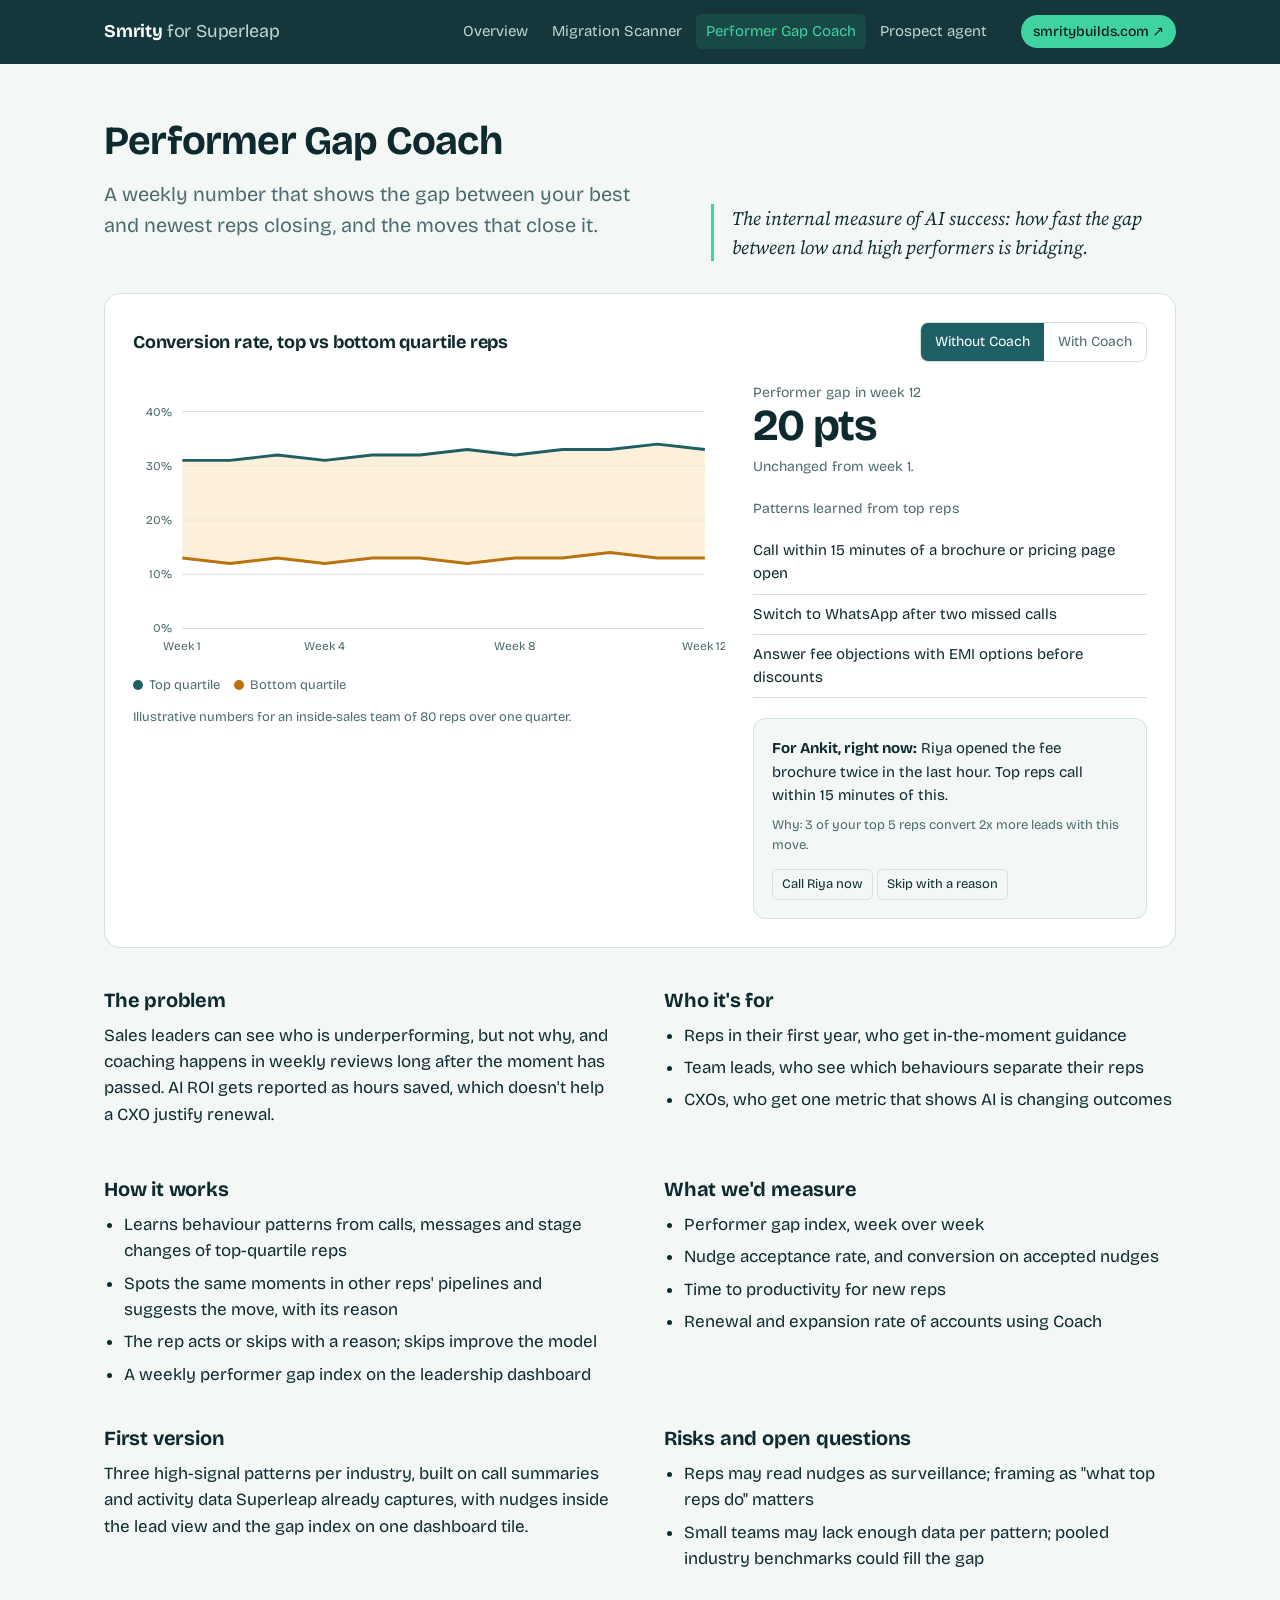
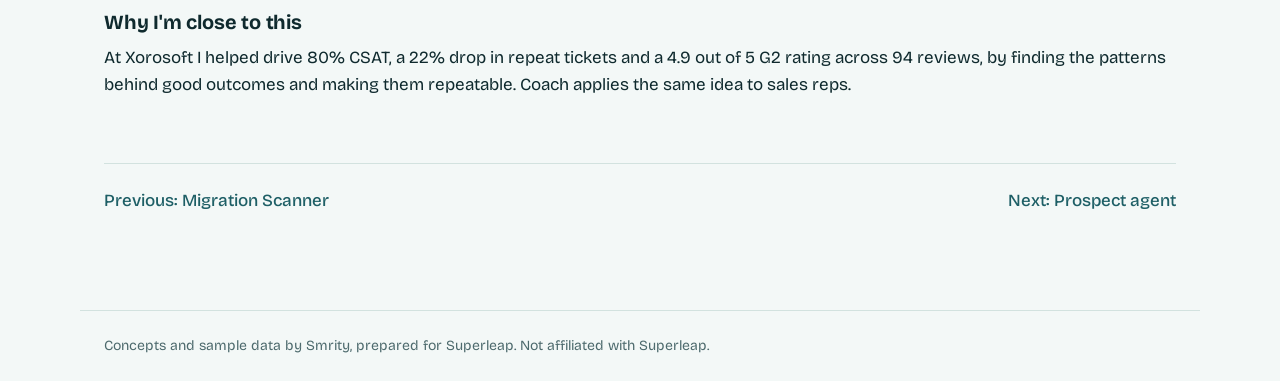
<file: coach.html>
<!DOCTYPE html>
<html lang="en">
<head>
<meta charset="utf-8">
<meta name="viewport" content="width=device-width, initial-scale=1, viewport-fit=cover">
<title>Performer Gap Coach, a concept for Superleap by Smrity</title>
<meta name="description" content="A weekly number that shows the gap between best and newest reps closing, and the moves that close it.">
<link rel="icon" href="data:image/svg+xml,<svg xmlns='http://www.w3.org/2000/svg' viewBox='0 0 32 32'><clipPath id='r'><rect width='32' height='32' rx='7'/></clipPath><g clip-path='url(%23r)'><rect width='32' height='32' fill='%23111111'/><path d='M0 32 A32 32 0 0 1 32 0 L32 32Z' fill='%2319C584'/><circle cx='22' cy='21.5' r='5.7' fill='%23ffffff'/></g></svg>">
<link rel="preconnect" href="https://fonts.googleapis.com">
<link rel="preconnect" href="https://fonts.gstatic.com" crossorigin>
<link href="https://fonts.googleapis.com/css2?family=Bricolage+Grotesque:opsz,wght@12..96,400;12..96,500;12..96,700&family=Source+Serif+4:ital,opsz,wght@0,8..60,400;0,8..60,600;1,8..60,400&display=swap" rel="stylesheet">
<link rel="stylesheet" href="styles.css">
</head>
<body>
<header class="top">
  <div class="top-inner">
    <a class="brand" href="index.html">Smrity <span>for Superleap</span></a>
    <nav class="nav" aria-label="Pages">
      <a href="index.html">Overview</a>
      <a href="scanner.html">Migration Scanner</a>
      <a href="coach.html" aria-current="page">Performer Gap Coach</a>
      <a href="prospect.html">Prospect agent</a>
    </nav>
      <a class="port-link" href="https://smritybuilds.com" target="_blank" rel="noopener">smritybuilds.com <span aria-hidden="true">&#8599;</span></a>
  </div>
</header>

<main>

<section class="page" id="coach">
  <div class="spec-head">
    <div>
      <h2>Performer Gap Coach</h2>
      <p class="lede" style="margin-top:16px">A weekly number that shows the gap between your best and newest reps closing, and the moves that close it.</p>
    </div>
    <div class="quote">The internal measure of AI success: how fast the gap between low and high performers is bridging.</div>
  </div>

  <div class="demo">
    <div class="demo-bar">
      <h3>Conversion rate, top vs bottom quartile reps</h3>
      <div class="toggle" role="group" aria-label="Compare">
        <button id="tWithout" aria-pressed="true">Without Coach</button>
        <button id="tWith" aria-pressed="false">With Coach</button>
      </div>
    </div>
    <div class="coach-wrap">
      <div>
        <div class="chartbox"><svg class="chart" id="chart" viewBox="0 0 600 280" width="100%" role="img" aria-label="Line chart of conversion rate over 12 weeks for top and bottom quartile reps"></svg></div>
        <div class="legend"><span><i style="background:var(--teal)"></i>Top quartile</span><span><i style="background:var(--amber)"></i>Bottom quartile</span></div>
        <p class="sample" style="margin-top:12px">Illustrative numbers for an inside-sales team of 80 reps over one quarter.</p>
      </div>
      <div>
        <div class="muted small">Performer gap in week 12</div>
        <div class="gapnum" id="gapnum">20 pts</div>
        <p class="small muted" id="gapnote" style="margin-top:8px">Unchanged from week 1.</p>
        <div class="muted small" style="margin-top:20px">Patterns learned from top reps</div>
        <ul class="patterns">
          <li>Call within 15 minutes of a brochure or pricing page open</li>
          <li>Switch to WhatsApp after two missed calls</li>
          <li>Answer fee objections with EMI options before discounts</li>
        </ul>
        <div class="nudge" id="nudge">
          <p><b>For Ankit, right now:</b> Riya opened the fee brochure twice in the last hour. Top reps call within 15 minutes of this.</p>
          <p class="why">Why: 3 of your top 5 reps convert 2x more leads with this move.</p>
          <button class="rowbtn" id="nAct">Call Riya now</button><button class="rowbtn" id="nSkip">Skip with a reason</button>
        </div>
      </div>
    </div>
  </div>

  <div class="spec-grid">
    <div><h3>The problem</h3><p>Sales leaders can see who is underperforming, but not why, and coaching happens in weekly reviews long after the moment has passed. AI ROI gets reported as hours saved, which doesn't help a CXO justify renewal.</p></div>
    <div><h3>Who it's for</h3><ul><li>Reps in their first year, who get in-the-moment guidance</li><li>Team leads, who see which behaviours separate their reps</li><li>CXOs, who get one metric that shows AI is changing outcomes</li></ul></div>
    <div><h3>How it works</h3><ul><li>Learns behaviour patterns from calls, messages and stage changes of top-quartile reps</li><li>Spots the same moments in other reps' pipelines and suggests the move, with its reason</li><li>The rep acts or skips with a reason; skips improve the model</li><li>A weekly performer gap index on the leadership dashboard</li></ul></div>
    <div><h3>What we'd measure</h3><ul><li>Performer gap index, week over week</li><li>Nudge acceptance rate, and conversion on accepted nudges</li><li>Time to productivity for new reps</li><li>Renewal and expansion rate of accounts using Coach</li></ul></div>
    <div><h3>First version</h3><p>Three high-signal patterns per industry, built on call summaries and activity data Superleap already captures, with nudges inside the lead view and the gap index on one dashboard tile.</p></div>
    <div><h3>Risks and open questions</h3><ul><li>Reps may read nudges as surveillance; framing as "what top reps do" matters</li><li>Small teams may lack enough data per pattern; pooled industry benchmarks could fill the gap</li></ul></div>
    <div class="wide"><h3>Why I'm close to this</h3><p>At Xorosoft I helped drive 80% CSAT, a 22% drop in repeat tickets and a 4.9 out of 5 G2 rating across 94 reviews, by finding the patterns behind good outcomes and making them repeatable. Coach applies the same idea to sales reps.</p></div>
  </div>
  <div class="next"><a href="scanner.html">Previous: Migration Scanner</a><a href="prospect.html">Next: Prospect agent</a></div>
</section>

</main>
<footer>Concepts and sample data by Smrity, prepared for Superleap. Not affiliated with Superleap.</footer>

<script>
(function(){
  var reduce = window.matchMedia && window.matchMedia('(prefers-reduced-motion: reduce)').matches;
  var NS = 'http://www.w3.org/2000/svg';
  function el(name, attrs){ var e = document.createElementNS(NS,name); for(var k in attrs) e.setAttribute(k, attrs[k]); return e; }
  /* coach chart */
  var svg = document.getElementById('chart');
  var top = [31,31,32,31,32,32,33,32,33,33,34,33];
  var without = [13,12,13,12,13,13,12,13,13,14,13,13];
  var withC = [13,14,15,15,17,18,19,20,21,22,23,24];
  var X = function(i){ return 50 + i*(530/11); };
  var Y = function(v){ return 250 - v/40*220; };
  [0,10,20,30,40].forEach(function(v){
    svg.appendChild(el('line',{x1:50,x2:580,y1:Y(v),y2:Y(v),stroke:'var(--line)','stroke-width':1}));
    var t = el('text',{x:40,y:Y(v)+4,'text-anchor':'end'}); t.textContent = v + '%'; svg.appendChild(t);
  });
  [0,3,7,11].forEach(function(i){ var t = el('text',{x:X(i),y:272,'text-anchor':'middle'}); t.textContent = 'Week ' + (i+1); svg.appendChild(t); });
  function pts(arr){ return arr.map(function(v,i){ return X(i) + ',' + Y(v); }).join(' '); }
  var gapArea = el('polygon',{fill:'var(--amber-bg)',opacity:0.7});
  svg.appendChild(gapArea);
  svg.appendChild(el('polyline',{points:pts(top),fill:'none',stroke:'var(--teal)','stroke-width':3,'stroke-linejoin':'round'}));
  var bottomLine = el('polyline',{fill:'none',stroke:'var(--amber)','stroke-width':3,'stroke-linejoin':'round'});
  svg.appendChild(bottomLine);
  var cur = without.slice();
  function drawBottom(arr){
    bottomLine.setAttribute('points', pts(arr));
    var poly = top.map(function(v,i){ return X(i)+','+Y(v); }).concat(arr.slice().reverse().map(function(v,j){ return X(arr.length-1-j)+','+Y(v); }));
    gapArea.setAttribute('points', poly.join(' '));
    var gap = Math.round(top[11]-arr[11]);
    document.getElementById('gapnum').textContent = gap + ' pts';
  }
  drawBottom(cur);
  function morph(target, note){
    var from = cur.slice(), t0 = performance.now();
    function step(t){
      var k = reduce ? 1 : Math.min(1,(t-t0)/800);
      var e = k<.5 ? 2*k*k : 1-Math.pow(-2*k+2,2)/2;
      cur = from.map(function(v,i){ return v + (target[i]-v)*e; });
      drawBottom(cur);
      if(k<1) requestAnimationFrame(step);
    }
    requestAnimationFrame(step);
    document.getElementById('gapnote').textContent = note;
  }
  var tW = document.getElementById('tWith'), tWo = document.getElementById('tWithout');
  tW.addEventListener('click', function(){ tW.setAttribute('aria-pressed','true'); tWo.setAttribute('aria-pressed','false'); morph(withC,'Down from 18 pts in week 1, as bottom-quartile reps adopt top-rep moves.'); });
  tWo.addEventListener('click', function(){ tWo.setAttribute('aria-pressed','true'); tW.setAttribute('aria-pressed','false'); morph(without,'Unchanged from week 1.'); });
  var nudge = document.getElementById('nudge');
  document.getElementById('nAct').addEventListener('click', function(){
    nudge.innerHTML = '<p><b>Call started with Riya.</b> Coach logged the move, so Ankit\'s pattern score and the team gap index update tonight.</p>';
  });
  document.getElementById('nSkip').addEventListener('click', function(){
    nudge.innerHTML = '<p><b>Skipped:</b> "Riya asked to be called after 6 pm." Coach will remind Ankit at 6 pm and learn that stated call times outrank speed.</p>';
  });

})();
</script>
</body>
</html>
</file>
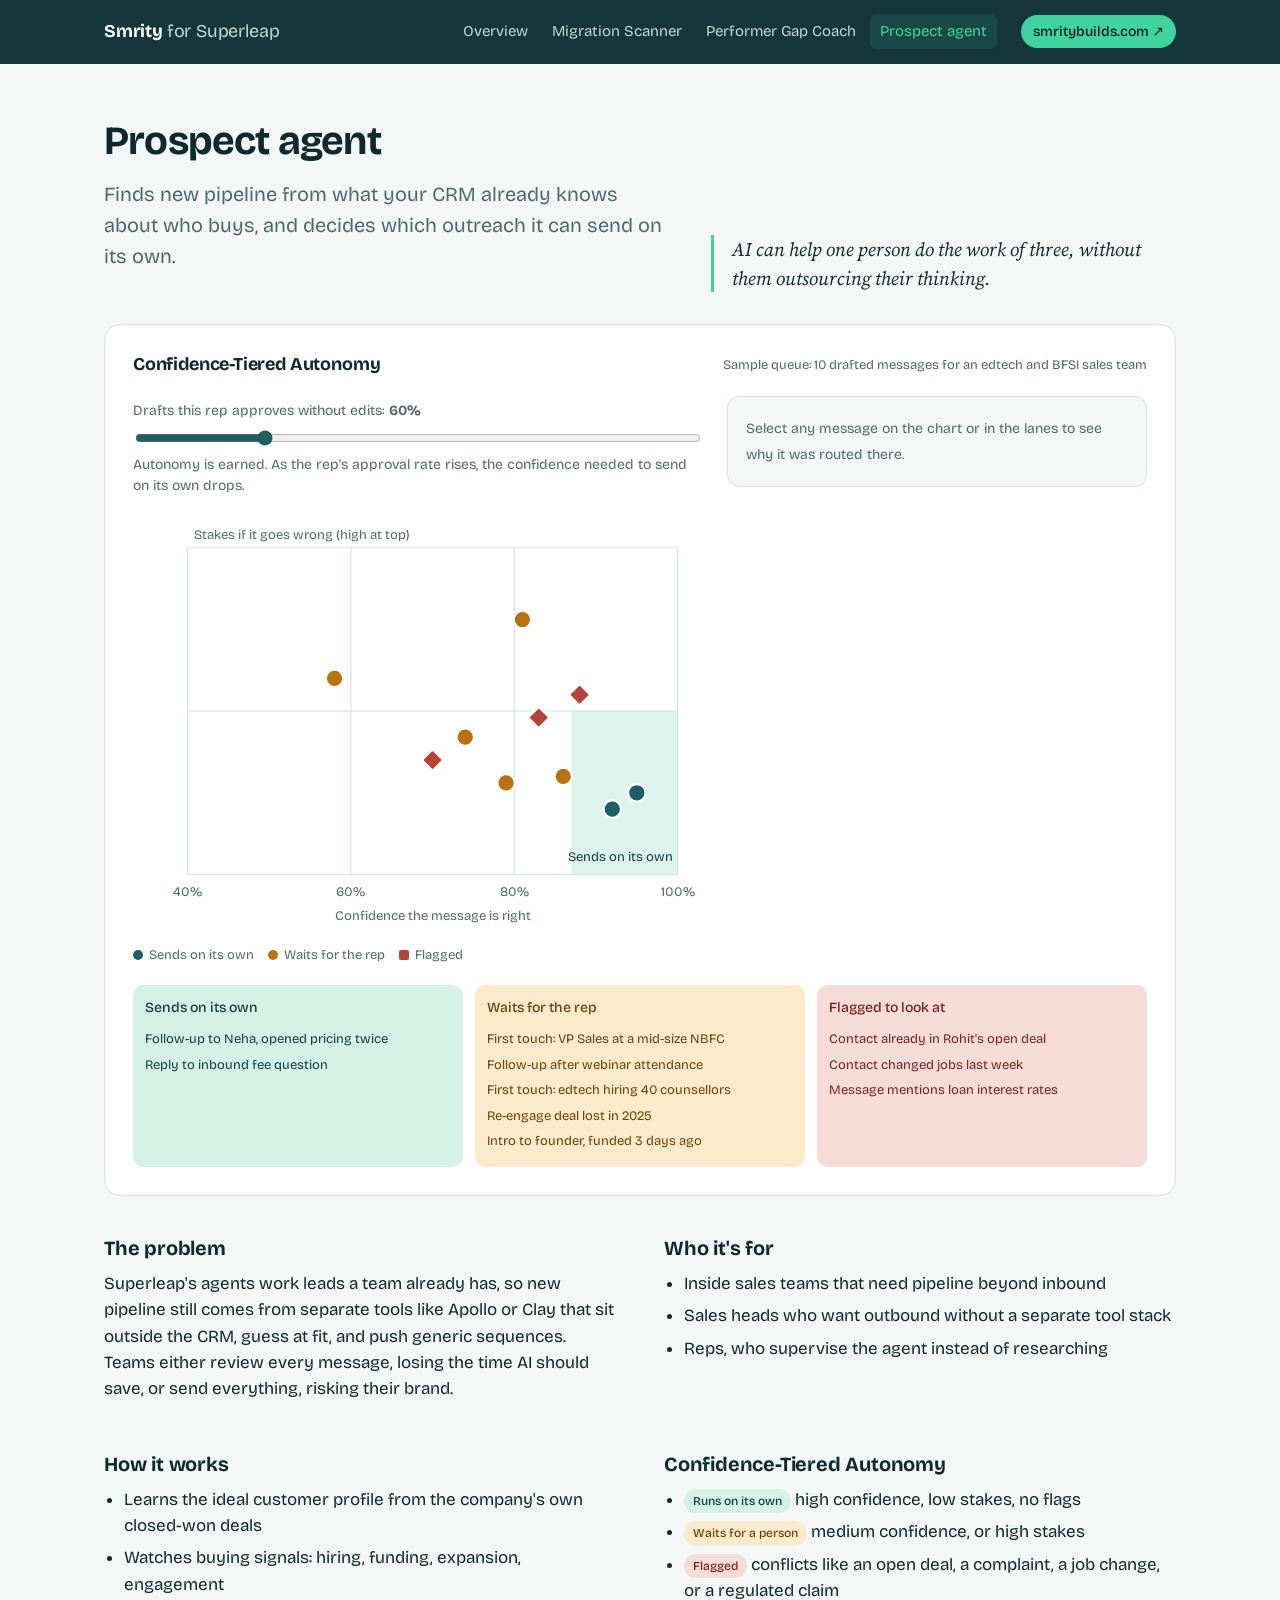
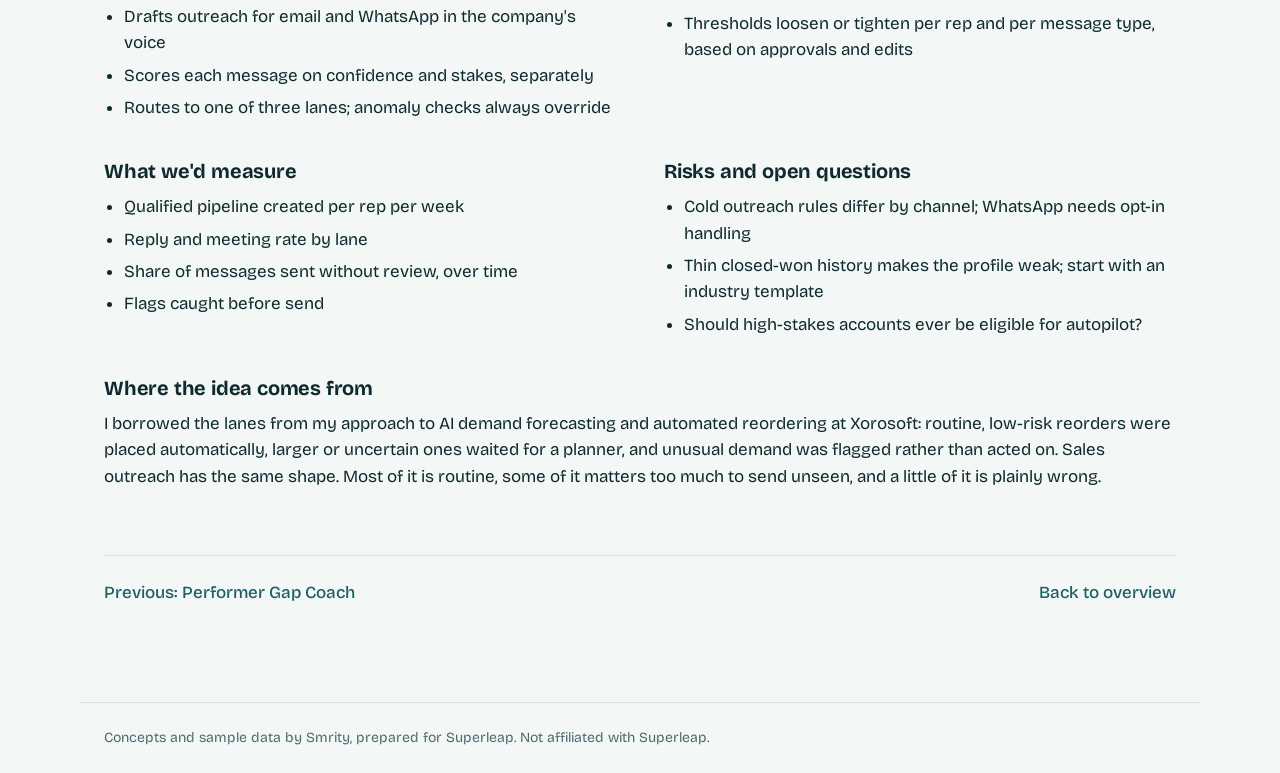
<file: prospect.html>
<!DOCTYPE html>
<html lang="en">
<head>
<meta charset="utf-8">
<meta name="viewport" content="width=device-width, initial-scale=1, viewport-fit=cover">
<title>Prospect agent, a concept for Superleap by Smrity</title>
<meta name="description" content="Finds new pipeline from what the CRM already knows about who buys, with Confidence-Tiered Autonomy.">
<link rel="icon" href="data:image/svg+xml,<svg xmlns='http://www.w3.org/2000/svg' viewBox='0 0 32 32'><clipPath id='r'><rect width='32' height='32' rx='7'/></clipPath><g clip-path='url(%23r)'><rect width='32' height='32' fill='%23111111'/><path d='M0 32 A32 32 0 0 1 32 0 L32 32Z' fill='%2319C584'/><circle cx='22' cy='21.5' r='5.7' fill='%23ffffff'/></g></svg>">
<link rel="preconnect" href="https://fonts.googleapis.com">
<link rel="preconnect" href="https://fonts.gstatic.com" crossorigin>
<link href="https://fonts.googleapis.com/css2?family=Bricolage+Grotesque:opsz,wght@12..96,400;12..96,500;12..96,700&family=Source+Serif+4:ital,opsz,wght@0,8..60,400;0,8..60,600;1,8..60,400&display=swap" rel="stylesheet">
<link rel="stylesheet" href="styles.css">
</head>
<body>
<header class="top">
  <div class="top-inner">
    <a class="brand" href="index.html">Smrity <span>for Superleap</span></a>
    <nav class="nav" aria-label="Pages">
      <a href="index.html">Overview</a>
      <a href="scanner.html">Migration Scanner</a>
      <a href="coach.html">Performer Gap Coach</a>
      <a href="prospect.html" aria-current="page">Prospect agent</a>
    </nav>
      <a class="port-link" href="https://smritybuilds.com" target="_blank" rel="noopener">smritybuilds.com <span aria-hidden="true">&#8599;</span></a>
  </div>
</header>

<main>

<section class="page" id="prospect">
  <div class="spec-head">
    <div>
      <h2>Prospect agent</h2>
      <p class="lede" style="margin-top:16px">Finds new pipeline from what your CRM already knows about who buys, and decides which outreach it can send on its own.</p>
    </div>
    <div class="quote">AI can help one person do the work of three, without them outsourcing their thinking.</div>
  </div>

  <div class="demo">
    <div class="demo-bar">
      <h3>Confidence-Tiered Autonomy</h3>
      <span class="sample">Sample queue: 10 drafted messages for an edtech and BFSI sales team</span>
    </div>
    <div class="pro-wrap">
      <div>
        <div class="slider">
          <label for="trust">Drafts this rep approves without edits: <b id="trustval">60%</b></label>
          <input type="range" id="trust" min="50" max="95" step="1" value="60">
          <span class="small muted">Autonomy is earned. As the rep's approval rate rises, the confidence needed to send on its own drops.</span>
        </div>
        <svg class="matrix" id="matrix" viewBox="0 0 520 380" width="100%" role="img" aria-label="Scatter plot of drafted messages by confidence and stakes, with the zone that sends on its own shaded"></svg>
        <div class="legend"><span><i style="background:var(--teal)"></i>Sends on its own</span><span><i style="background:var(--amber)"></i>Waits for the rep</span><span><i style="background:var(--red);border-radius:2px"></i>Flagged</span></div>
      </div>
      <div>
        <div class="detail" id="detail" aria-live="polite">
          <span class="muted small">Select any message on the chart or in the lanes to see why it was routed there.</span>
        </div>
      </div>
    </div>
    <div class="lanecols">
      <div class="lanecol auto"><h4>Sends on its own</h4><div id="lAuto"></div></div>
      <div class="lanecol review"><h4>Waits for the rep</h4><div id="lReview"></div></div>
      <div class="lanecol anom"><h4>Flagged to look at</h4><div id="lAnom"></div></div>
    </div>
  </div>

  <div class="spec-grid">
    <div><h3>The problem</h3><p>Superleap's agents work leads a team already has, so new pipeline still comes from separate tools like Apollo or Clay that sit outside the CRM, guess at fit, and push generic sequences. Teams either review every message, losing the time AI should save, or send everything, risking their brand.</p></div>
    <div><h3>Who it's for</h3><ul><li>Inside sales teams that need pipeline beyond inbound</li><li>Sales heads who want outbound without a separate tool stack</li><li>Reps, who supervise the agent instead of researching</li></ul></div>
    <div><h3>How it works</h3><ul><li>Learns the ideal customer profile from the company's own closed-won deals</li><li>Watches buying signals: hiring, funding, expansion, engagement</li><li>Drafts outreach for email and WhatsApp in the company's voice</li><li>Scores each message on confidence and stakes, separately</li><li>Routes to one of three lanes; anomaly checks always override</li></ul></div>
    <div><h3>Confidence-Tiered Autonomy</h3><ul><li><span class="pill auto">Runs on its own</span> high confidence, low stakes, no flags</li><li><span class="pill review">Waits for a person</span> medium confidence, or high stakes</li><li><span class="pill anom">Flagged</span> conflicts like an open deal, a complaint, a job change, or a regulated claim</li><li>Thresholds loosen or tighten per rep and per message type, based on approvals and edits</li></ul></div>
    <div><h3>What we'd measure</h3><ul><li>Qualified pipeline created per rep per week</li><li>Reply and meeting rate by lane</li><li>Share of messages sent without review, over time</li><li>Flags caught before send</li></ul></div>
    <div><h3>Risks and open questions</h3><ul><li>Cold outreach rules differ by channel; WhatsApp needs opt-in handling</li><li>Thin closed-won history makes the profile weak; start with an industry template</li><li>Should high-stakes accounts ever be eligible for autopilot?</li></ul></div>
    <div class="wide"><h3>Where the idea comes from</h3><p>I borrowed the lanes from my approach to AI demand forecasting and automated reordering at Xorosoft: routine, low-risk reorders were placed automatically, larger or uncertain ones waited for a planner, and unusual demand was flagged rather than acted on. Sales outreach has the same shape. Most of it is routine, some of it matters too much to send unseen, and a little of it is plainly wrong.</p></div>
  </div>
  <div class="next"><a href="coach.html">Previous: Performer Gap Coach</a><a href="index.html">Back to overview</a></div>
</section>

</main>
<footer>Concepts and sample data by Smrity, prepared for Superleap. Not affiliated with Superleap.</footer>

<script>
(function(){
  var reduce = window.matchMedia && window.matchMedia('(prefers-reduced-motion: reduce)').matches;
  var NS = 'http://www.w3.org/2000/svg';
  function el(name, attrs){ var e = document.createElementNS(NS,name); for(var k in attrs) e.setAttribute(k, attrs[k]); return e; }
  /* prospect matrix */
  var msgs = [
    {t:'Follow-up to Neha, opened pricing twice', c:92, s:20, why:'Strong ICP match with 14 closed-won lookalikes, fresh engagement, clean data, and it is a follow-up, not a first touch.'},
    {t:'First touch: VP Sales at a mid-size NBFC', c:81, s:78, why:'Good fit, but a large target account where a weak first impression is costly. High stakes always go to the rep.'},
    {t:'Follow-up after webinar attendance', c:86, s:30, why:'Attended 40 of 45 minutes and asked a question. Low risk, routine follow-up.'},
    {t:'First touch: edtech hiring 40 counsellors', c:74, s:42, why:'Hiring signal is strong, but the contact role is a guess from job titles. Moderate confidence.'},
    {t:'Contact already in Rohit\'s open deal', c:88, s:55, flag:'This person is in an active deal owned by another rep. Sending would cross wires.'},
    {t:'Re-engage deal lost in 2025', c:58, s:60, why:'Lost on price last year. The new angle may land, but tone matters, so the rep should shape it.'},
    {t:'Contact changed jobs last week', c:70, s:35, flag:'The email on file belongs to the old company. Needs a person to confirm the new role.'},
    {t:'Reply to inbound fee question', c:95, s:25, why:'Answers a direct question with approved fee details. The safest kind of message there is.'},
    {t:'Message mentions loan interest rates', c:83, s:48, flag:'Regulated claim for a BFSI customer. Compliance review is required before any send.'},
    {t:'Intro to founder, funded 3 days ago', c:79, s:28, why:'Funding signal is fresh and the company matches the profile of past wins. Low stakes for a short intro.'}
  ];
  var mx = document.getElementById('matrix');
  var MX = function(c){ return 50 + (c-40)/60*450; };
  var MY = function(s){ return 330 - s/100*300; };
  function laneOf(m, T){ if(m.flag) return 'anom'; if(m.c >= T && m.s < 50) return 'auto'; return 'review'; }
  var colors = {auto:'var(--teal)', review:'var(--amber)', anom:'var(--red)'};
  var laneName = {auto:'Sends on its own', review:'Waits for the rep', anom:'Flagged to look at'};
  var zone = el('rect',{fill:'var(--teal-bg)',opacity:0.8});
  mx.appendChild(zone);
  [40,60,80,100].forEach(function(c){ mx.appendChild(el('line',{x1:MX(c),x2:MX(c),y1:30,y2:330,stroke:'var(--line)'})); var t=el('text',{x:MX(c),y:350,'text-anchor':'middle'}); t.textContent=c+'%'; mx.appendChild(t); });
  [0,50,100].forEach(function(s){ mx.appendChild(el('line',{x1:50,x2:500,y1:MY(s),y2:MY(s),stroke:'var(--line)'})); });
  var tl = el('text',{x:275,y:372,'text-anchor':'middle'}); tl.textContent='Confidence the message is right'; mx.appendChild(tl);
  var sl = el('text',{x:56,y:22}); sl.textContent='Stakes if it goes wrong (high at top)'; mx.appendChild(sl);
  var zl = el('text',{x:496,y:318,'text-anchor':'end',style:'fill:var(--teal-ink)'}); zl.textContent='Sends on its own'; mx.appendChild(zl);
  var dots = msgs.map(function(m,i){
    var g;
    if(m.flag){ g = el('rect',{x:MX(m.c)-7,y:MY(m.s)-7,width:14,height:14,rx:2,transform:'rotate(45 '+MX(m.c)+' '+MY(m.s)+')'}); }
    else { g = el('circle',{cx:MX(m.c),cy:MY(m.s),r:8}); }
    g.setAttribute('class','dot'); g.setAttribute('tabindex','0'); g.setAttribute('role','button'); g.setAttribute('aria-label', m.t);
    g.addEventListener('click', function(){ select(i); });
    g.addEventListener('keydown', function(e){ if(e.key==='Enter'||e.key===' '){ e.preventDefault(); select(i); } });
    mx.appendChild(g); return g;
  });
  var T = 90, selected = -1;
  function render(){
    var rate = +document.getElementById('trust').value;
    document.getElementById('trustval').textContent = rate + '%';
    T = Math.round(92 - (rate-50)*0.5);
    zone.setAttribute('x', MX(T)); zone.setAttribute('width', MX(100)-MX(T)); zone.setAttribute('y', MY(50)); zone.setAttribute('height', MY(0)-MY(50));
    var cols = {auto:[], review:[], anom:[]};
    msgs.forEach(function(m,i){
      var l = laneOf(m,T); m.lane = l;
      dots[i].setAttribute('fill', colors[l]);
      dots[i].setAttribute('stroke', i===selected ? 'var(--ink)' : 'var(--surface)');
      dots[i].setAttribute('stroke-width', i===selected ? 3 : 2);
      cols[l].push('<button data-m="'+i+'">'+m.t+'</button>');
    });
    document.getElementById('lAuto').innerHTML = cols.auto.join('');
    document.getElementById('lReview').innerHTML = cols.review.join('');
    document.getElementById('lAnom').innerHTML = cols.anom.join('');
    if(selected >= 0) select(selected, true);
  }
  function select(i, quiet){
    selected = i; var m = msgs[i];
    var reason;
    if(m.lane === 'anom') reason = m.flag + ' Flags always override confidence.';
    else if(m.lane === 'auto') reason = m.why + ' Confidence ' + m.c + '% clears this rep\'s current bar of ' + T + '%, and stakes are low.';
    else if(m.s >= 50) reason = m.why;
    else reason = m.why + ' Confidence ' + m.c + '% is below this rep\'s current bar of ' + T + '%.';
    document.getElementById('detail').innerHTML = '<span class="pill '+m.lane+'">'+laneName[m.lane]+'</span><h4>'+m.t+'</h4><p>'+reason+'</p><p class="small muted">Confidence '+m.c+'%, stakes '+m.s+' of 100</p>';
    if(!quiet) render();
  }
  document.querySelector('.lanecols').addEventListener('click', function(e){ var b = e.target.closest('button[data-m]'); if(b) select(+b.getAttribute('data-m')); });
  document.getElementById('trust').addEventListener('input', render);
  render();
})();
</script>
</body>
</html>
</file>
<file: styles.css>
/* Shared styles for superleap.smritybuilds.com */
:root{
  --bg:#F3F8F7;--surface:#FFFFFF;--ink:#0F2A2E;--muted:#4D6A6D;--line:#D2E2DF;
  --teal:#1E5F66;--teal-ink:#113F44;--teal-bg:#D4F2E6;
  --deep:#15363A;--mint:#3FD3A0;--on-deep:#BFD8D4;
  --amber:#B8730F;--amber-ink:#6E4306;--amber-bg:#FBEACB;
  --red:#B4433A;--red-ink:#7A241D;--red-bg:#F7DCD8;
  --sans:"Bricolage Grotesque",ui-sans-serif,system-ui,-apple-system,"Segoe UI",sans-serif;
  --serif:"Source Serif 4",Georgia,"Times New Roman",serif;
  box-sizing:border-box;
  padding-top:env(safe-area-inset-top,0px);
  padding-bottom:env(safe-area-inset-bottom,0px);
}
@media (prefers-color-scheme:dark){
  :root:not([data-theme="light"]){
    --bg:#0D1C1E;--surface:#132729;--ink:#E4F0EE;--muted:#98B3B0;--line:#24403F;
    --teal:#4FD6A8;--teal-ink:#C6F2E3;--teal-bg:#173D37;
    --deep:#0A1A1C;--mint:#4FD6A8;--on-deep:#A9C6C2;
    --amber:#E8A84A;--amber-ink:#F6D9A8;--amber-bg:#3A2B12;
    --red:#E8857B;--red-ink:#F6C9C3;--red-bg:#3D1F1B;
  }
}
:root[data-theme="dark"]{
  --bg:#0D1C1E;--surface:#132729;--ink:#E4F0EE;--muted:#98B3B0;--line:#24403F;
  --teal:#4FD6A8;--teal-ink:#C6F2E3;--teal-bg:#173D37;
  --deep:#0A1A1C;--mint:#4FD6A8;--on-deep:#A9C6C2;
  --amber:#E8A84A;--amber-ink:#F6D9A8;--amber-bg:#3A2B12;
  --red:#E8857B;--red-ink:#F6C9C3;--red-bg:#3D1F1B;
}
*,*::before,*::after{box-sizing:inherit}
html{scroll-padding-top:80px;scroll-behavior:smooth}
@media (prefers-reduced-motion:reduce){html{scroll-behavior:auto}}
body{margin:0;background:var(--bg);color:var(--ink);font-family:var(--sans);font-size:17px;line-height:1.55}
a{color:var(--teal)}
img{max-width:100%}
button{font:inherit;cursor:pointer}
:focus-visible{outline:2px solid var(--teal);outline-offset:3px;border-radius:4px}

/* header and nav */
.top{position:sticky;top:env(safe-area-inset-top,0px);z-index:10;background:var(--deep);border-bottom:1px solid var(--deep)}
.top-inner{max-width:1120px;margin:0 auto;padding:14px 24px;display:flex;align-items:center;gap:24px;flex-wrap:wrap}
.brand{font-weight:700;font-size:18px;letter-spacing:-0.01em;color:#fff;text-decoration:none;margin-right:auto}
.brand span{font-weight:400;color:var(--on-deep)}
.nav{display:flex;gap:4px;flex-wrap:wrap}
.nav a{color:var(--on-deep);text-decoration:none;font-size:15px;padding:6px 10px;border-radius:6px}
.nav a:hover{color:#fff;background:rgba(255,255,255,.08)}
.nav a[aria-current="page"]{color:var(--mint);background:rgba(63,211,160,.12)}

main{max-width:1120px;margin:0 auto;padding:0 24px 96px}
section.page{padding-top:56px}

h1,h2,h3{margin:0;font-weight:700;letter-spacing:-0.02em;line-height:1.08}
h1{font-size:clamp(40px,6.4vw,76px);max-width:14ch}
h2{font-size:clamp(28px,3.4vw,40px)}
h3{font-size:20px;letter-spacing:-0.01em;line-height:1.25}
p{margin:0 0 1em}
.lede{font-size:20px;color:var(--muted)}
.muted{color:var(--muted)}
.small{font-size:14px}
.kicker{font-size:13px;font-weight:500;letter-spacing:.08em;text-transform:uppercase;color:var(--teal);margin:0 0 10px}

/* buttons */
.btn{display:inline-block;border:1px solid var(--teal);background:var(--teal);color:#fff;padding:11px 18px;border-radius:8px;text-decoration:none;font-weight:500;font-size:16px}
.btn.ghost{background:transparent;color:var(--teal-ink);border-color:var(--line)}
.btn:hover{filter:brightness(1.08)}
.btn[disabled]{opacity:.5;cursor:default}
@media (prefers-color-scheme:dark){:root:not([data-theme="light"]) .btn:not(.ghost){color:#0D1C1E}}
:root[data-theme="dark"] .btn:not(.ghost){color:#0D1C1E}

/* overview: hero */
.hero{display:grid;grid-template-columns:1.05fr 1fr;gap:48px;align-items:center}
.hero .lede{margin-top:24px}
.hero-actions{display:flex;gap:12px;margin-top:28px;flex-wrap:wrap}
.flow{position:relative;height:420px;border:1px solid var(--line);border-radius:16px;background:var(--surface);overflow:hidden}
.flow-src{position:absolute;left:18px;top:18px;bottom:18px;width:150px;border-right:1px dashed var(--line)}
.flow-src b{display:block;font-size:13px;font-weight:500;color:var(--muted)}
.lanes{position:absolute;right:18px;top:18px;bottom:18px;left:200px;display:grid;grid-template-rows:repeat(3,1fr);gap:10px}
.lane{border-radius:10px;padding:10px 12px;display:flex;flex-direction:column;gap:6px;overflow:hidden}
.lane b{font-size:13px;font-weight:500}
.lane.auto{background:var(--teal-bg);color:var(--teal-ink)}
.lane.review{background:var(--amber-bg);color:var(--amber-ink)}
.lane.anom{background:var(--red-bg);color:var(--red-ink)}
.lane .slot{font-size:12px;opacity:.9;white-space:nowrap;overflow:hidden;text-overflow:ellipsis}
.chip{position:absolute;left:24px;font-size:12px;padding:5px 9px;border-radius:999px;background:var(--bg);border:1px solid var(--line);color:var(--ink);white-space:nowrap;transition:transform 1.4s cubic-bezier(.6,.05,.3,1),opacity .4s;max-width:180px;overflow:hidden;text-overflow:ellipsis}

/* overview: blocks */
.block{margin-top:56px}
.block > h2{margin-bottom:12px}
.block > .lede{margin-bottom:0}
.intro{display:grid;grid-template-columns:1fr 1fr;gap:56px;align-items:start}
.stats{display:grid;grid-template-columns:repeat(2,1fr);gap:0;border-top:1px solid var(--line)}
.stats div{padding:20px 0;border-bottom:1px solid var(--line)}
.stats div:nth-child(odd){padding-right:16px}
.stats b{display:block;font-size:34px;letter-spacing:-0.02em;line-height:1.1}
.stats span{font-size:14px;color:var(--muted)}
.video{margin-top:28px;display:grid;grid-template-columns:1.5fr 1fr;gap:40px;align-items:center}
.video-frame{position:relative;aspect-ratio:16/9;border-radius:16px;overflow:hidden;border:1px solid var(--line);background:var(--deep)}
.video-frame iframe{position:absolute;inset:0;width:100%;height:100%;border:0}
.video-notes ol{margin:12px 0 0;padding-left:20px}
.video-notes li{margin-bottom:8px}

/* overview: four ideas */
.journey-list{list-style:none;margin:32px 0 0;padding:0;counter-reset:j}
.journey-list li{display:grid;grid-template-columns:56px 1fr 1fr;gap:24px;padding:28px 0;border-top:1px solid var(--line);counter-increment:j}
.journey-list li::before{content:counter(j);font-size:40px;font-weight:700;color:var(--mint);line-height:1;-webkit-text-stroke:1px var(--teal)}
.quote{font-family:var(--serif);font-style:italic;font-size:19px;line-height:1.5;color:var(--ink)}
.quote small{display:block;font-style:normal;font-family:var(--sans);font-size:14px;color:var(--muted);margin-top:6px}
.journey-list h3 a{color:var(--ink);text-decoration-color:var(--teal);text-underline-offset:4px}
.mywork{font-size:15px;border-left:3px solid var(--mint);padding:2px 0 2px 12px;margin:10px 0 0}
.mywork b{font-weight:500}

/* overview: vision and comparison */
.vision{display:grid;grid-template-columns:repeat(3,1fr);gap:16px;margin-top:28px}
.vcard{background:var(--surface);border:1px solid var(--line);border-radius:14px;padding:22px}
.vcard h3{margin-bottom:10px}
.vcard p{font-size:15px;margin:0}
.vcard .src{display:block;margin-top:12px;font-size:13px;color:var(--muted)}
.compare{width:100%;border-collapse:collapse;margin-top:28px;font-size:15px;background:var(--surface);border:1px solid var(--line);border-radius:14px;overflow:hidden}
.compare th,.compare td{text-align:left;padding:14px 16px;border-bottom:1px solid var(--line);vertical-align:top}
.compare thead th{font-size:13px;font-weight:500;color:var(--muted);background:var(--bg)}
.compare tbody th{font-weight:500;width:18%}
.compare td.old{color:var(--muted)}
.compare td.new{color:var(--ink)}
.compare tr:last-child th,.compare tr:last-child td{border-bottom:0}
.compare a{white-space:nowrap}
.tablebox{overflow-x:auto}
.whyme{margin-top:56px;background:var(--deep);color:#E4F0EE;border-radius:20px;padding:44px}
.whyme h2{color:#fff}
.whyme p{color:var(--on-deep);font-size:18px;margin-top:14px}
.whyme .btn{background:var(--mint);border-color:var(--mint);color:#0D1C1E}

/* spec pages */
.spec-head{display:grid;grid-template-columns:1.2fr 1fr;gap:48px;align-items:end;margin-bottom:32px}
.spec-head .quote{border-left:3px solid var(--mint);padding-left:18px}
.demo{background:var(--surface);border:1px solid var(--line);border-radius:16px;padding:28px}
.demo-bar{display:flex;justify-content:space-between;align-items:center;gap:16px;flex-wrap:wrap;margin-bottom:20px}
.demo-bar h3{font-size:18px}
.sample{font-size:13px;color:var(--muted)}
.spec-grid{display:grid;grid-template-columns:repeat(2,1fr);gap:32px 48px;margin-top:40px}
.spec-grid h3{margin-bottom:10px}
.spec-grid ul{margin:0;padding-left:20px}
.spec-grid li{margin-bottom:6px}
.spec-grid .wide{grid-column:1/-1}
.pill{display:inline-block;font-size:12px;font-weight:500;padding:3px 9px;border-radius:999px;white-space:nowrap}
.pill.auto{background:var(--teal-bg);color:var(--teal-ink)}
.pill.review{background:var(--amber-bg);color:var(--amber-ink)}
.pill.anom{background:var(--red-bg);color:var(--red-ink)}
.pill.done{background:var(--teal-bg);color:var(--teal-ink)}
.rowbtn{border:1px solid var(--line);background:var(--bg);color:var(--ink);font-size:13px;padding:4px 9px;border-radius:6px;margin-top:6px;margin-right:4px}
.rowbtn:hover{border-color:var(--teal)}
.legend{display:flex;gap:14px;flex-wrap:wrap;font-size:13px;color:var(--muted);margin-top:8px}
.legend span{display:inline-flex;align-items:center;gap:6px}
.legend i{width:10px;height:10px;border-radius:50%;display:inline-block}
.next{display:flex;justify-content:space-between;gap:16px;margin-top:48px;padding-top:24px;border-top:1px solid var(--line);flex-wrap:wrap}
.next a{text-decoration:none;font-weight:500}

/* coach */
.coach-wrap{display:grid;grid-template-columns:1.5fr 1fr;gap:28px}
.toggle{display:inline-flex;border:1px solid var(--line);border-radius:8px;overflow:hidden}
.toggle button{border:0;background:transparent;color:var(--muted);padding:8px 14px;font-size:14px}
.toggle button[aria-pressed="true"]{background:var(--teal);color:#fff}
.chartbox{overflow-x:auto}
.chart text{font-family:var(--sans);font-size:12px;fill:var(--muted)}
.gapnum{font-size:44px;font-weight:700;letter-spacing:-0.03em;line-height:1}
.nudge{border:1px solid var(--line);border-radius:12px;padding:18px;margin-top:20px;background:var(--bg)}
.nudge p{font-size:15px;margin-bottom:8px}
.nudge .why{font-size:13px;color:var(--muted)}
.patterns{list-style:none;padding:0;margin:12px 0 0;font-size:15px}
.patterns li{padding:8px 0;border-bottom:1px solid var(--line)}

/* prospect */
.pro-wrap{display:grid;grid-template-columns:1.35fr 1fr;gap:28px}
.matrix text{font-family:var(--sans);font-size:12px;fill:var(--muted)}
.matrix .dot{cursor:pointer}
.slider{display:flex;flex-direction:column;gap:6px;margin:4px 0 18px}
.slider label{font-size:14px;color:var(--muted)}
.slider input{width:100%;accent-color:var(--teal)}
.lanecols{display:grid;grid-template-columns:repeat(3,1fr);gap:12px;margin-top:20px}
.lanecol{border-radius:10px;padding:12px;font-size:13px;min-height:120px}
.lanecol h4{margin:0 0 8px;font-size:14px;font-weight:500}
.lanecol button{display:block;width:100%;text-align:left;border:0;background:transparent;color:inherit;padding:4px 0;font-size:13px;line-height:1.35}
.lanecol button:hover{text-decoration:underline}
.lanecol.auto{background:var(--teal-bg);color:var(--teal-ink)}
.lanecol.review{background:var(--amber-bg);color:var(--amber-ink)}
.lanecol.anom{background:var(--red-bg);color:var(--red-ink)}
.detail{border:1px solid var(--line);border-radius:12px;padding:18px;background:var(--bg)}
.detail h4{margin:8px 0 6px;font-size:16px}
.detail p{font-size:15px}

/* migration scanner (sc- prefix keeps it separate from site styles) */
.sc-lock{display:inline-flex;align-items:center;gap:6px;font-size:13px;font-weight:500;color:var(--teal-ink);background:var(--teal-bg);padding:5px 11px;border-radius:999px}
.sc-load{display:grid;grid-template-columns:1.3fr 1fr;gap:24px}
.sc-drop{display:block;border:2px dashed var(--line);background:var(--bg);border-radius:12px;padding:34px 18px;text-align:center;cursor:pointer;transition:border-color .15s,background .15s}
.sc-drop:hover,.sc-drop.over{border-color:var(--teal);background:var(--teal-bg)}
.sc-drop strong{display:block;font-size:17px;font-weight:500;margin:10px 0 4px}
.sc-drop span{color:var(--muted);font-size:14px}
.sc-drop svg{stroke:var(--teal)}
.sc-samples h4{margin:0 0 4px;font-size:16px;font-weight:500}
.sc-samples p{margin:0 0 12px;color:var(--muted);font-size:14px}
.sc-sample{display:flex;align-items:center;justify-content:space-between;gap:10px;padding:10px 12px;border:1px solid var(--line);border-radius:10px;margin-bottom:8px;background:var(--surface)}
.sc-sample b{font-size:15px;font-weight:500}
.sc-sample small{display:block;color:var(--muted);font-size:13px}
.sc-acts{display:flex;gap:8px;align-items:center;flex-shrink:0}
.sc-btn{border:1px solid var(--line);background:var(--bg);color:var(--ink);font-size:13px;font-weight:500;padding:6px 11px;border-radius:7px}
.sc-btn:hover{border-color:var(--teal);color:var(--teal-ink)}
.sc-btn.primary{background:var(--teal);border-color:var(--teal);color:#fff}
@media (prefers-color-scheme:dark){:root:not([data-theme="light"]) .sc-btn.primary{color:#0D1C1E}}
.sc-link{background:none;border:0;padding:0;font-size:13px;color:var(--teal);text-decoration:underline}
.sc-status{margin-top:18px;padding:14px 16px;border:1px solid var(--line);border-radius:12px;background:var(--bg);display:none;font-size:15px}
.sc-status.show{display:block}
.sc-status.error{color:var(--red-ink);background:var(--red-bg);border-color:var(--red-bg)}
.sc-bar{height:6px;background:var(--line);border-radius:3px;overflow:hidden;margin-top:10px}
.sc-bar i{display:block;height:100%;width:0;background:var(--mint);transition:width .2s}
#results{display:none;margin-top:28px;padding-top:28px;border-top:1px solid var(--line)}
#results.show{display:block}
.sc-summary{display:grid;grid-template-columns:auto 1fr;gap:28px;align-items:center}
.sc-ring{position:relative;width:150px;height:150px}
.sc-ring svg{transform:rotate(-90deg)}
.sc-ring .num{position:absolute;inset:0;display:grid;place-items:center;text-align:center}
.sc-ring .num b{font-size:46px;font-weight:700;letter-spacing:-0.03em;line-height:1;display:block}
.sc-ring .num small{color:var(--muted);font-size:12px}
.sc-band{display:inline-block;font-size:13px;font-weight:500;padding:4px 11px;border-radius:999px;margin-bottom:10px}
.sc-band.ready{background:var(--teal-bg);color:var(--teal-ink)}
.sc-band.cleanup{background:var(--amber-bg);color:var(--amber-ink)}
.sc-band.notready{background:var(--red-bg);color:var(--red-ink)}
.sc-readout{font-size:18px;font-weight:500;margin:0 0 10px;max-width:none}
.sc-action{color:var(--ink);font-size:15px;margin:0 0 14px;padding:10px 12px;background:var(--bg);border:1px solid var(--line);border-radius:10px;max-width:none}
.sc-meta{display:flex;flex-wrap:wrap;gap:8px 18px;color:var(--muted);font-size:14px;align-items:center}
.sc-meta b{color:var(--ink);font-weight:500}
.sc-meta select{font:inherit;font-size:14px;padding:3px 8px;border-radius:7px;border:1px solid var(--line);background:var(--surface);color:var(--ink)}
.sc-how{margin-top:12px}
.sc-how summary{cursor:pointer;font-size:14px;font-weight:500;color:var(--teal);list-style:none;display:inline-flex;align-items:center;gap:6px}
.sc-how summary::-webkit-details-marker{display:none}
.sc-how summary::before{content:"+";display:inline-grid;place-items:center;width:18px;height:18px;border-radius:50%;background:var(--teal-bg);color:var(--teal-ink);font-size:13px}
.sc-how[open] summary::before{content:"\2212"}
.sc-how ol{margin:10px 0 0;padding-left:20px;font-size:14px;color:var(--muted)}
.sc-how li{margin-bottom:6px}
.sc-how li b{color:var(--ink);font-weight:500}
.sc-how code{font-family:ui-monospace,SFMono-Regular,Menlo,monospace;font-size:13px;background:var(--bg);border:1px solid var(--line);padding:1px 5px;border-radius:4px;color:var(--ink)}
.sc-how .bands{margin:6px 0 0;font-size:13px;color:var(--muted)}
.sc-section{display:flex;align-items:end;justify-content:space-between;gap:12px;margin:36px 0 12px;flex-wrap:wrap}
.sc-section h3{font-size:22px}
.sc-section p{margin:4px 0 0;color:var(--muted);font-size:14px}
.sc-exports{display:flex;gap:8px;flex-wrap:wrap}
.sc-card{background:var(--bg);border:1px solid var(--line);border-radius:12px}
.sc-issue{margin-bottom:10px;overflow:hidden}
.sc-issue > button{all:unset;box-sizing:border-box;width:100%;cursor:pointer;display:grid;grid-template-columns:1fr auto;gap:14px;padding:16px 18px;align-items:center}
.sc-issue > button:focus-visible{outline:2px solid var(--teal);outline-offset:-2px;border-radius:12px}
.sc-t{display:flex;align-items:center;gap:10px;flex-wrap:wrap}
.sc-t b{font-size:16px;font-weight:500}
.sc-sev{font-size:11.5px;font-weight:500;padding:2px 8px;border-radius:999px;text-transform:uppercase;letter-spacing:.04em}
.sc-sev.Blocker{color:var(--red-ink);background:var(--red-bg)}
.sc-sev.High{color:var(--amber-ink);background:var(--amber-bg)}
.sc-sev.Medium{color:var(--amber-ink);background:var(--amber-bg);opacity:.85}
.sc-sev.Low,.sc-sev.Info{color:var(--muted);background:var(--surface);border:1px solid var(--line)}
.sc-why{color:var(--muted);font-size:14px;margin:4px 0 0}
.sc-count{text-align:right}
.sc-count b{font-size:21px;display:block;line-height:1.1;font-weight:700}
.sc-count small{color:var(--muted);font-size:12px}
.sc-chev{transition:transform .2s;color:var(--muted)}
.sc-issue.open .sc-chev{transform:rotate(180deg)}
.sc-detail{display:none;border-top:1px solid var(--line);padding:14px 18px 18px;background:var(--surface)}
.sc-issue.open .sc-detail{display:block}
.sc-fix{font-size:14px;margin:0 0 12px;padding:10px 12px;border-left:3px solid var(--mint);background:var(--bg);border-radius:0 8px 8px 0;max-width:none}
.sc-tbl{width:100%;border-collapse:collapse;font-size:14px}
.sc-tbl th{text-align:left;color:var(--muted);font-weight:500;font-size:13px;padding:8px;border-bottom:1px solid var(--line)}
.sc-tbl td{padding:8px;border-bottom:1px solid var(--line);vertical-align:top;word-break:break-word}
.sc-tbl td.sc-v{font-family:ui-monospace,SFMono-Regular,Menlo,monospace;font-size:13px;color:var(--muted);max-width:280px}
.sc-scroll{overflow-x:auto}
.sc-more{color:var(--muted);font-size:13px;margin-top:8px}
.sc-passed{padding:14px 18px;display:flex;flex-wrap:wrap;gap:8px}
.sc-pill{font-size:13px;padding:4px 10px;border-radius:999px;background:var(--teal-bg);color:var(--teal-ink)}
.sc-pill.na{background:var(--surface);color:var(--muted);border:1px solid var(--line)}
.sc-owners{padding:4px 6px 10px;background:var(--surface)}
.sc-tag{font-size:12px;font-weight:500;padding:2px 8px;border-radius:999px;background:var(--bg);color:var(--muted);border:1px solid var(--line)}
.sc-tag.bad{background:var(--red-bg);color:var(--red-ink);border-color:var(--red-bg)}
.sr{position:absolute;width:1px;height:1px;overflow:hidden;clip:rect(0 0 0 0)}

footer{max-width:1120px;margin:0 auto;padding:24px;color:var(--muted);font-size:14px;border-top:1px solid var(--line)}

@media (max-width:860px){
  .hero,.spec-head,.coach-wrap,.pro-wrap,.intro,.video,.sc-load{grid-template-columns:1fr}
  .vision{grid-template-columns:1fr}
  .journey-list li{grid-template-columns:40px 1fr}
  .journey-list li > div:last-child{grid-column:2}
  .spec-grid{grid-template-columns:1fr}
  .lanecols{grid-template-columns:1fr}
  .flow{height:380px}
  .flow-src{width:120px}
  .lanes{left:150px}
  .whyme{padding:28px}
  .sc-summary{grid-template-columns:1fr;justify-items:start}
}
@media (prefers-reduced-motion:reduce){
  .chip,.sc-bar i{transition:none}
}

/* ================= overview v2: animated product window ================= */
body{overflow-x:clip}
.app{height:440px;border:1px solid var(--line);border-radius:16px;background:var(--surface);overflow:hidden;display:flex;flex-direction:column;box-shadow:0 30px 60px -34px rgba(15,42,46,.45)}
.app-bar{display:flex;align-items:center;gap:12px;padding:10px 14px;border-bottom:1px solid var(--line);font-size:13px;color:var(--muted)}
.app-dots{display:inline-flex;gap:5px}
.app-dots i{width:9px;height:9px;border-radius:50%;background:var(--line)}
.app-title{font-family:ui-monospace,SFMono-Regular,Menlo,monospace;font-size:12px}
.app-live{margin-left:auto;display:inline-flex;align-items:center;gap:6px;font-size:12px;font-weight:500;color:var(--teal-ink);background:var(--teal-bg);padding:3px 9px;border-radius:999px}
.app-live i{width:7px;height:7px;border-radius:50%;background:var(--mint);animation:livepulse 1.6s ease-in-out infinite}
@keyframes livepulse{0%,100%{opacity:1}50%{opacity:.25}}
.app-tabs{display:grid;grid-template-columns:repeat(3,1fr);border-bottom:1px solid var(--line)}
.app-tab{position:relative;border:0;background:transparent;color:var(--muted);font-size:13px;padding:11px 12px;text-align:left;line-height:1.25}
.app-tab:hover{color:var(--ink)}
.app-tab.is-on{color:var(--ink);font-weight:500}
.app-tab .tab-prog{position:absolute;left:0;bottom:-1px;height:2px;width:0;background:var(--teal)}
.app-stage{position:relative;flex:1;overflow:hidden}
.scene{position:absolute;inset:0;padding:16px 18px;opacity:0;transform:translateX(28px);transition:opacity .45s ease,transform .45s ease;pointer-events:none;visibility:hidden}
.scene.is-on{opacity:1;transform:none;pointer-events:auto;visibility:visible}
.app-foot{border-top:1px solid var(--line);padding:9px 14px;font-size:12.5px;color:var(--muted);display:flex;gap:8px;align-items:center;min-height:38px}
.foot-dot{width:6px;height:6px;border-radius:50%;background:var(--teal);flex-shrink:0}
[data-step]{opacity:0;transform:translateY(10px);transition:opacity .35s ease,transform .35s ease}
[data-step].show{opacity:1;transform:none}

/* scene 1 */
.mig{display:grid;grid-template-columns:1.45fr 1fr;gap:16px;height:100%;align-items:center}
.mig-file{display:inline-flex;gap:7px;align-items:center;font-size:12.5px;font-weight:500;padding:5px 10px;border:1px solid var(--line);border-radius:8px;background:var(--bg);margin-bottom:8px}
.mig-file small{color:var(--muted);font-weight:400}
.mig-rows{list-style:none;margin:0;padding:0}
.mig-row{display:flex;justify-content:space-between;align-items:center;gap:8px;font-size:12.5px;line-height:1.25;padding:6px 10px;border-radius:8px;background:var(--bg);margin-top:5px;transform:translateX(-14px)}
.mig-row.show{transform:none}
.mig-row small{display:block;color:var(--muted);font-size:11px}
.tag{font-style:normal;font-size:11px;font-weight:500;padding:2px 8px;border-radius:999px;white-space:nowrap;opacity:0;transform:scale(.6);transition:opacity .25s,transform .25s,background .3s,color .3s}
.tag.show{opacity:1;transform:none}
.tag.flip{animation:tagflip .45s ease}
@keyframes tagflip{0%{transform:rotateX(0)}50%{transform:rotateX(90deg)}100%{transform:rotateX(0)}}
.tag.bad{background:var(--red-bg);color:var(--red-ink)}
.tag.warn{background:var(--amber-bg);color:var(--amber-ink)}
.tag.good{background:var(--teal-bg);color:var(--teal-ink)}
.mig-score{position:relative;display:grid;justify-items:center;gap:4px}
.mig-arc{transition:stroke-dashoffset .9s ease,stroke .4s}
.mig-num{position:absolute;top:36px;font-size:38px;font-weight:700;letter-spacing:-0.03em;line-height:1}
.mig-band{font-size:13px;font-weight:500;color:var(--muted)}

/* scene 2 */
.coachv{position:relative;height:100%;display:flex;flex-direction:column}
.coachv-head{display:flex;justify-content:space-between;align-items:baseline;gap:8px;font-size:12.5px;color:var(--muted);flex-wrap:wrap}
.coachv-gap b{font-size:30px;font-weight:700;color:var(--ink);letter-spacing:-0.03em}
.coachv-chart{width:100%;flex:1;min-height:0;margin-top:6px}
.cv-top,.cv-bot{stroke-dasharray:1;stroke-dashoffset:1;transition:stroke-dashoffset 2.2s ease}
.cv-area{opacity:0;transition:opacity 1.6s ease}
.coachv-legend{display:flex;gap:14px;font-size:12px;color:var(--muted);margin-top:4px}
.coachv-legend span{display:inline-flex;align-items:center;gap:6px}
.coachv-legend i{width:9px;height:9px;border-radius:50%}
.toast{position:absolute;left:0;right:0;bottom:0;display:flex;gap:10px;align-items:flex-start;font-size:12.5px;line-height:1.4;padding:10px 12px;border-radius:10px;background:var(--surface);border:1px solid var(--line);box-shadow:0 10px 24px -14px rgba(15,42,46,.5)}
.avatar{flex-shrink:0;width:24px;height:24px;border-radius:50%;background:var(--amber-bg);color:var(--amber-ink);display:grid;place-items:center;font-size:12px;font-weight:700}

/* scene 3 */
.pro{position:relative;height:100%;display:flex;flex-direction:column;gap:10px}
.draft{border:1px solid var(--line);border-radius:10px;padding:10px 12px;background:var(--bg)}
.draft-to{font-size:12px;color:var(--muted)}
.draft-to b{color:var(--ink);font-weight:500}
.spark{color:var(--teal)}
.draft-body{font-family:var(--serif);font-size:14px;line-height:1.45;margin:6px 0 0;min-height:62px;max-width:none}
.caret{display:inline-block;width:2px;height:15px;background:var(--teal);vertical-align:-2px;margin-left:1px;animation:caret 1s steps(1) infinite}
@keyframes caret{50%{opacity:0}}
.plane-wrap{display:grid;grid-template-columns:repeat(3,1fr);gap:8px;flex:1;min-height:0}
.plane{border-radius:10px;padding:8px;font-size:12px}
.plane h5{margin:0 0 6px;font-size:11.5px;font-weight:500}
.plane.auto{background:var(--teal-bg);color:var(--teal-ink)}
.plane.review{background:var(--amber-bg);color:var(--amber-ink)}
.plane.anom{background:var(--red-bg);color:var(--red-ink)}
.pchip{background:var(--surface);color:var(--ink);border-radius:7px;padding:6px 7px;line-height:1.3;font-size:11.5px;box-shadow:0 2px 6px -3px rgba(15,42,46,.3)}
.pchip .ok{display:block;margin-top:4px;font-size:10.5px;font-weight:500;color:var(--teal-ink)}
.approve{display:block;margin-top:5px;border:0;border-radius:6px;background:var(--amber);color:#fff;font-size:10.5px;font-weight:500;padding:3px 8px;transition:background .25s,transform .15s}
.approve.done{background:var(--teal)}
.cursor{position:absolute;left:-4px;top:-4px;opacity:0;transform:translate(260px,40px);transition:transform .9s cubic-bezier(.5,.05,.25,1),opacity .3s;pointer-events:none;z-index:2}
.cursor.show{opacity:1}
.cursor.click{transition:transform .15s}
.cursor.click path{transform:scale(.85);transform-origin:4px 2px}

/* ================= overview v2: horizontal intro ================= */
.hscroll{position:relative;margin-top:56px;width:100vw;margin-left:calc(50% - 50vw)}
.hs-sticky{position:sticky;top:64px;height:calc(100vh - 64px);overflow:hidden;display:flex;flex-direction:column;justify-content:center;gap:24px}
.hs-head{max-width:1120px;width:100%;margin:0 auto;padding:0 24px;display:flex;align-items:center;gap:20px}
.hs-head .kicker{margin:0;flex-shrink:0}
.hs-bar{flex:1;height:3px;background:var(--line);border-radius:2px;overflow:hidden}
.hs-bar i{display:block;height:100%;width:0;background:var(--mint)}
.hs-track{display:flex;gap:20px;padding:0 max(24px, calc((100vw - 1120px) / 2 + 24px));will-change:transform}
.hs-card{flex:0 0 auto;width:380px;min-height:min(460px,60vh);border-radius:20px;padding:28px;background:var(--surface);border:1px solid var(--line);display:flex;flex-direction:column;transform-origin:left center;box-shadow:0 24px 48px -36px rgba(15,42,46,.45)}
.hs-card p{font-size:16px;color:var(--muted);margin:0}
.hs-lead{width:600px;background:var(--deep);border-color:var(--deep);justify-content:space-between}
.hs-lead h2{color:#fff;font-size:clamp(32px,3.6vw,48px);max-width:none}
.hs-lead p{color:var(--on-deep);font-size:17px;margin-top:18px}
.hs-hint{margin-top:22px;display:inline-flex;align-items:center;gap:8px;font-size:14px;font-weight:500;color:var(--mint)}
.hs-hint svg{animation:nudge 1.4s ease-in-out infinite}
@keyframes nudge{50%{transform:translateX(5px)}}
.hs-label{font-size:12.5px;font-weight:500;letter-spacing:.08em;text-transform:uppercase;color:var(--teal)}
.hs-num{display:block;font-size:64px;font-weight:700;letter-spacing:-0.035em;line-height:1;margin:auto 0 14px;font-variant-numeric:tabular-nums}
.hs-stat:nth-child(odd){background:var(--teal-bg);border-color:var(--teal-bg)}
.hs-stat:nth-child(odd) .hs-num{color:var(--teal-ink)}
.hs-end{width:440px;background:linear-gradient(160deg,var(--surface),var(--teal-bg))}
.hs-big{font-size:27px!important;line-height:1.3;color:var(--ink)!important;font-weight:500;margin:auto 0 18px!important}
.hs-loc{display:inline-flex;align-items:center;gap:8px;font-size:14px!important}

/* ================= reveal on scroll ================= */
.js .reveal{opacity:0;transform:translateY(28px);transition:opacity .7s ease,transform .7s cubic-bezier(.2,.7,.2,1)}
.js .reveal.in{opacity:1;transform:none}
.js .vision .reveal:nth-child(2){transition-delay:.12s}
.js .vision .reveal:nth-child(3){transition-delay:.24s}
.js .journey-list li.reveal .quote{transition:color .6s}
.vcard{transition:transform .25s ease,box-shadow .25s ease,opacity .7s ease}
.vcard:hover{transform:translateY(-4px);box-shadow:0 18px 36px -24px rgba(15,42,46,.45)}

@media (max-width:860px){
  .app{height:460px}
  .mig{grid-template-columns:1fr;align-content:start;gap:10px}
  .mig-score{grid-template-columns:auto 1fr;justify-items:start;align-items:center;gap:12px}
  .mig-score{display:flex;order:-1;gap:10px}
  .mig-score svg{width:52px;height:52px}
  .mig-num{position:static;font-size:26px}
  .mig-row:nth-child(5){display:none}
  .mig-file{margin-bottom:2px}
  .app-tab{font-size:12px;padding:10px 8px}
  .hscroll{margin-top:64px}
  .hs-sticky{position:static;height:auto;overflow:visible}
  .hs-track{overflow-x:auto;scroll-snap-type:x mandatory;padding:4px 24px 18px;-webkit-overflow-scrolling:touch}
  .hs-card{scroll-snap-align:start;width:78vw;min-height:300px}
  .hs-lead,.hs-end{width:86vw}
}
@media (prefers-reduced-motion:reduce){
  .hs-sticky{position:static;height:auto;overflow:visible}
  .hs-track{overflow-x:auto;scroll-snap-type:x mandatory;padding-bottom:18px}
  .hs-card{scroll-snap-align:start}
  .scene,[data-step],.tag,.cv-top,.cv-bot,.cv-area,.cursor{transition:none!important;animation:none!important}
  .app-live i,.caret,.hs-hint svg{animation:none}
}
/* link to main portfolio */
.port-link{color:#0D1C1E;background:var(--mint);text-decoration:none;font-size:14px;font-weight:500;padding:6px 12px;border-radius:999px;white-space:nowrap}
.port-link:hover{filter:brightness(1.08)}
.hs-port{margin-top:16px;align-self:flex-start}
/* page sections on coach and prospect: full-width text, tighter gaps
   (main prefix outranks the styles inside each page) */
main .gc-hero h2,main .pa-hero h2,
main .gc-me p,main .pa-me p{max-width:none}
main .gc-sec,main .pa-sec,
main .gc-me,main .pa-me{margin-top:56px}
main .gc-hero,main .pa-hero{margin-bottom:32px}
</file>
